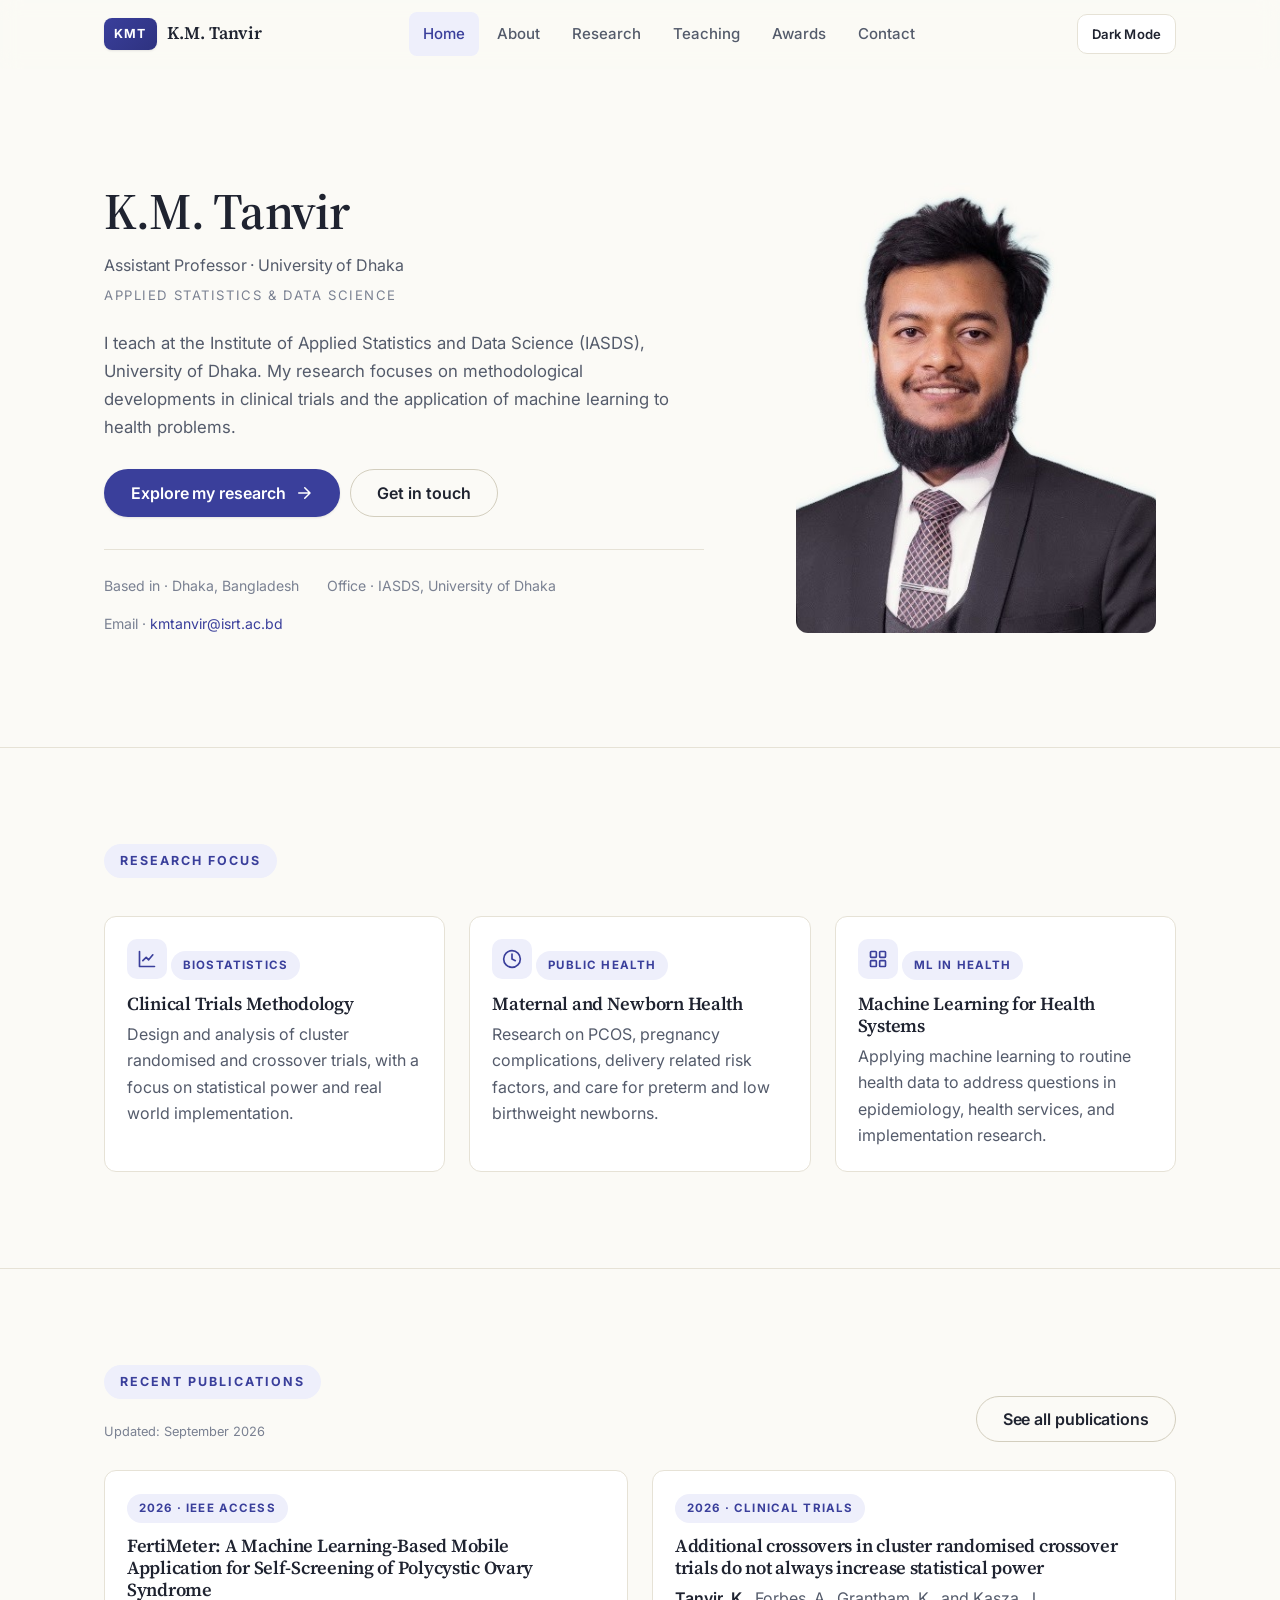
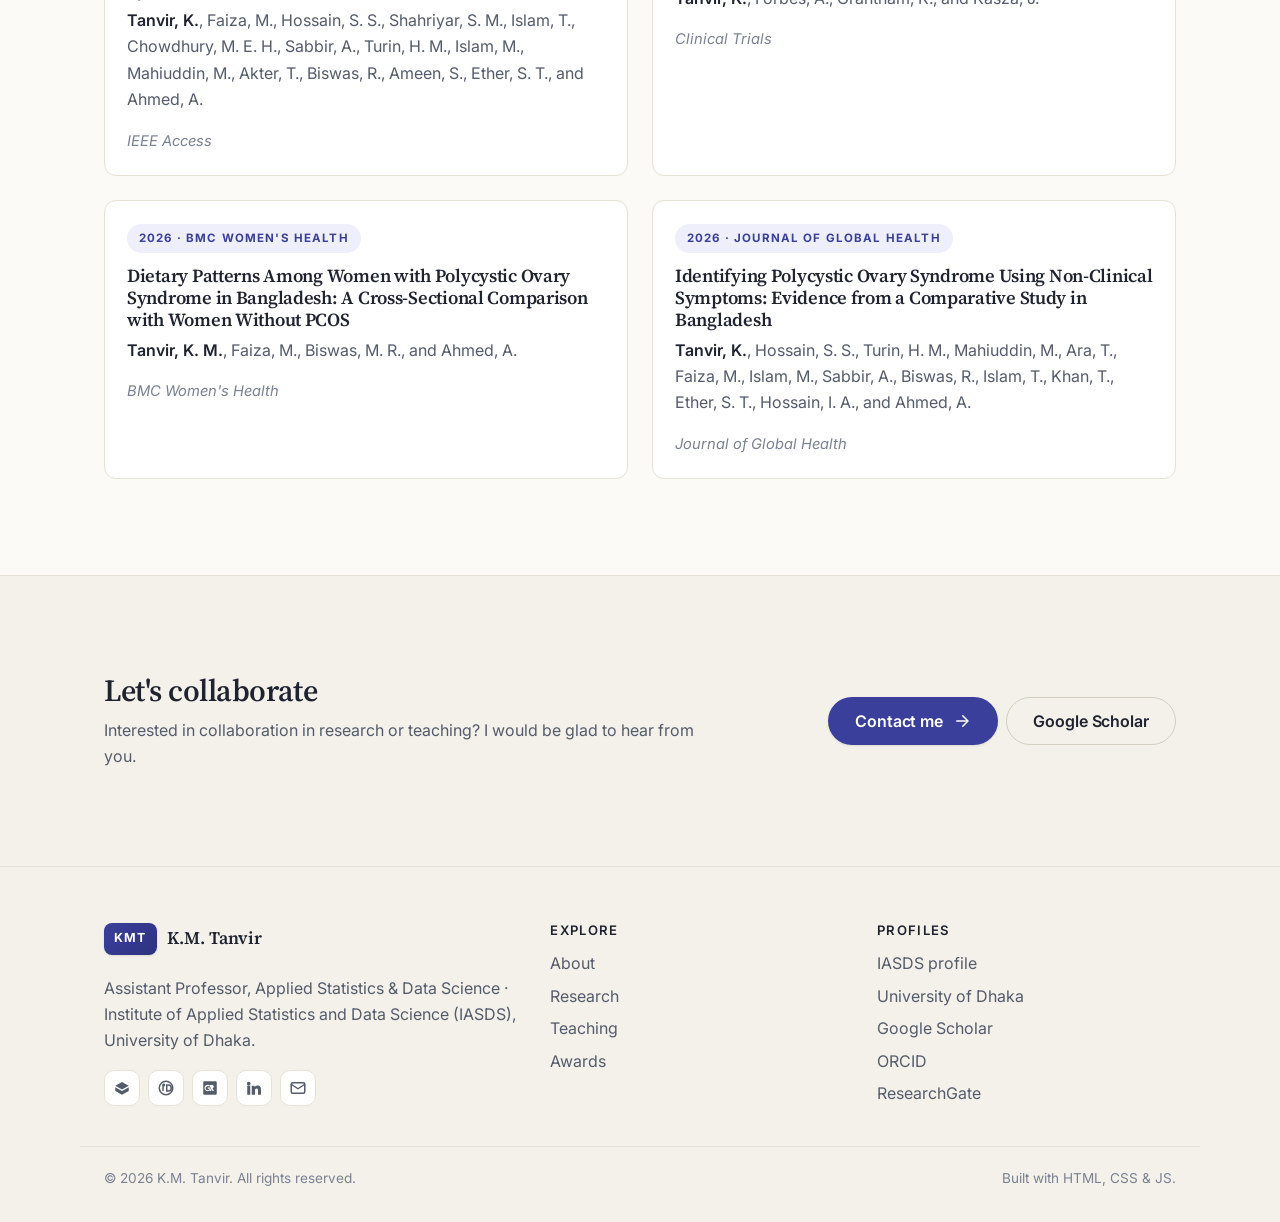
<file: index.html>
<!doctype html>
<html lang="en">
<head>
  <!-- Google tag (gtag.js) -->
  <script async src="https://www.googletagmanager.com/gtag/js?id=G-LK40ZBLG1R"></script>
  <script>
    window.dataLayer = window.dataLayer || [];
    function gtag(){dataLayer.push(arguments);}
    gtag('js', new Date());

    gtag('config', 'G-LK40ZBLG1R');
  </script>
  <meta charset="utf-8">
  <meta name="viewport" content="width=device-width, initial-scale=1">
  <title>K.M. Tanvir | Assistant Professor, Applied Statistics & Data Science, University of Dhaka</title>
  <meta name="description" content="K.M. Tanvir is an Assistant Professor in Applied Statistics and Data Science at the University of Dhaka. Research in biostatistics, clinical trials, machine learning in health, and maternal & newborn health.">
  <link rel="icon" type="image/svg+xml" href="assets/favicon.svg">
  <link rel="preconnect" href="https://fonts.googleapis.com">
  <link rel="preconnect" href="https://fonts.gstatic.com" crossorigin>
  <link href="https://fonts.googleapis.com/css2?family=Inter:wght@400;500;600;700&family=Source+Serif+4:opsz,wght@8..60,400;8..60,500;8..60,600;8..60,700&family=JetBrains+Mono:wght@400;500&display=swap" rel="stylesheet">
  <link rel="stylesheet" href="css/styles.css">
</head>
<body>
  <!-- Navbar -->
  <header class="nav">
    <div class="container nav-inner">
      <a href="index.html" class="brand" aria-label="K.M. Tanvir — Home">
        <span class="brand-mark">KMT</span>
        <span>K.M. Tanvir</span>
      </a>
      <nav aria-label="Primary">
        <ul class="nav-links">
          <li><a href="index.html">Home</a></li>
          <li><a href="about.html">About</a></li>
          <li><a href="research.html">Research</a></li>
          <li><a href="teaching.html">Teaching</a></li>
          <li><a href="awards.html">Awards</a></li>
          <li><a href="contact.html">Contact</a></li>
        </ul>
      </nav>
      <div class="nav-tools">
        <button class="mode-toggle" data-theme-toggle aria-label="Toggle theme" aria-pressed="false" title="Toggle theme">
          <span class="mode-label-dark">Dark Mode</span>
          <span class="mode-label-light" style="display:none">Light Mode</span>
        </button>
        <button class="icon-btn menu-btn" data-drawer-open aria-label="Open menu">
          <svg viewBox="0 0 24 24" fill="none" stroke="currentColor" stroke-width="2" stroke-linecap="round" stroke-linejoin="round"><path d="M3 6h18M3 12h18M3 18h18"/></svg>
        </button>
      </div>
    </div>
  </header>

  <!-- Mobile drawer -->
  <aside class="drawer" aria-hidden="true">
    <div class="drawer-top">
      <span class="brand"><span class="brand-mark">KMT</span> K.M. Tanvir</span>
      <button class="icon-btn" data-drawer-close aria-label="Close menu">
        <svg viewBox="0 0 24 24" fill="none" stroke="currentColor" stroke-width="2" stroke-linecap="round" stroke-linejoin="round"><path d="M6 6l12 12M18 6L6 18"/></svg>
      </button>
    </div>
    <nav aria-label="Mobile">
      <ul>
        <li><a href="index.html">Home</a></li>
        <li><a href="about.html">About</a></li>
        <li><a href="research.html">Research</a></li>
        <li><a href="teaching.html">Teaching</a></li>
        <li><a href="awards.html">Awards</a></li>
        <li><a href="contact.html">Contact</a></li>
      </ul>
    </nav>
  </aside>

  <!-- Hero -->
  <section class="hero">
    <div class="container hero-inner">
      <div class="reveal">
        <h1 class="hero-title">K.M. Tanvir</h1>
        <p class="hero-role">Assistant Professor · University of Dhaka</p>
        <p class="hero-field">Applied Statistics &amp; Data Science</p>
        <p class="hero-lead">
          I teach at the Institute of Applied Statistics and Data Science (IASDS), University of Dhaka. My research focuses on methodological developments in clinical trials and the application of machine learning to health problems.
        </p>
        <div class="hero-ctas">
          <a class="btn btn-primary" href="research.html">Explore my research
            <svg viewBox="0 0 24 24" fill="none" stroke="currentColor" stroke-width="2" stroke-linecap="round" stroke-linejoin="round"><path d="M5 12h14M13 5l7 7-7 7"/></svg>
          </a>
          <a class="btn btn-outline" href="contact.html">Get in touch</a>
        </div>
        <div class="hero-meta">
          <span>Based in · Dhaka, Bangladesh</span>
          <span>Office · IASDS, University of Dhaka</span>
          <span>Email · <a href="mailto:kmtanvir@isrt.ac.bd">kmtanvir@isrt.ac.bd</a></span>
        </div>
      </div>
      <aside class="reveal" aria-label="Portrait">
        <div class="profile-card">
          <div class="profile-photo">
            <img src="assets/profile.jpg" alt="Portrait of K.M. Tanvir" onerror="this.style.display='none'; this.parentNode.querySelector('.placeholder').style.display='flex';">
            <span class="placeholder" style="display:none">KMT</span>
          </div>
        </div>
      </aside>
    </div>
  </section>

  <!-- Research focus -->
  <section id="focus">
    <div class="container">
      <div class="reveal" style="max-width:64ch">
        <span class="eyebrow">Research Focus</span>
      </div>
      <div class="grid cols-3" style="margin-top:20px">
        <article class="card reveal">
          <div class="card-icon" aria-hidden="true"><svg viewBox="0 0 24 24" fill="none" stroke="currentColor" stroke-width="2" stroke-linecap="round" stroke-linejoin="round"><path d="M3 3v18h18"/><path d="M7 14l4-4 3 3 5-6"/></svg></div>
          <span class="tag">Biostatistics</span>
          <h3>Clinical Trials Methodology</h3>
          <p>Design and analysis of cluster randomised and crossover trials, with a focus on statistical power and real world implementation.</p>
        </article>
        <article class="card reveal">
          <div class="card-icon" aria-hidden="true"><svg viewBox="0 0 24 24" fill="none" stroke="currentColor" stroke-width="2" stroke-linecap="round" stroke-linejoin="round"><circle cx="12" cy="12" r="10"/><path d="M12 6v6l4 2"/></svg></div>
          <span class="tag">Public Health</span>
          <h3>Maternal and Newborn Health</h3>
          <p>Research on PCOS, pregnancy complications, delivery related risk factors, and care for preterm and low birthweight newborns.</p>
        </article>
        <article class="card reveal">
          <div class="card-icon" aria-hidden="true"><svg viewBox="0 0 24 24" fill="none" stroke="currentColor" stroke-width="2" stroke-linecap="round" stroke-linejoin="round"><rect x="3" y="3" width="7" height="7" rx="1"/><rect x="14" y="3" width="7" height="7" rx="1"/><rect x="3" y="14" width="7" height="7" rx="1"/><rect x="14" y="14" width="7" height="7" rx="1"/></svg></div>
          <span class="tag">ML in Health</span>
          <h3>Machine Learning for Health Systems</h3>
          <p>Applying machine learning to routine health data to address questions in epidemiology, health services, and implementation research.</p>
        </article>
      </div>
    </div>
  </section>

  <!-- Recent publications preview -->
  <section id="pubs-preview">
    <div class="container">
      <div class="reveal" style="display:flex;justify-content:space-between;align-items:flex-end;flex-wrap:wrap;gap:12px;">
        <div style="max-width:58ch">
          <span class="eyebrow">Recent Publications</span>
          <p style="margin:4px 0 0;color:var(--text-soft);font-size:.8rem">Updated: September 2026</p>
        </div>
        <a class="btn btn-outline" href="research.html#publications">See all publications</a>
      </div>
      <div class="grid cols-2" style="margin-top:28px">
        <a class="card reveal" href="https://doi.org/10.1109/ACCESS.2026.3710788" target="_blank" rel="noopener">
          <span class="tag">2026 · IEEE Access</span>
          <h3>FertiMeter: A Machine Learning-Based Mobile Application for Self-Screening of Polycystic Ovary Syndrome</h3>
          <p><span class="me">Tanvir, K.</span>, Faiza, M., Hossain, S. S., Shahriyar, S. M., Islam, T., Chowdhury, M. E. H., Sabbir, A., Turin, H. M., Islam, M., Mahiuddin, M., Akter, T., Biswas, R., Ameen, S., Ether, S. T., and Ahmed, A.</p>
          <p class="journal">IEEE Access</p>
        </a>
        <a class="card reveal" href="https://doi.org/10.1177/17407745261431140" target="_blank" rel="noopener">
          <span class="tag">2026 · Clinical Trials</span>
          <h3>Additional crossovers in cluster randomised crossover trials do not always increase statistical power</h3>
          <p><span class="me">Tanvir, K.</span>, Forbes, A., Grantham, K., and Kasza, J.</p>
          <p class="journal">Clinical Trials</p>
        </a>
        <a class="card reveal" href="https://doi.org/10.1186/s12905-026-04901-5" target="_blank" rel="noopener">
          <span class="tag">2026 · BMC Women's Health</span>
          <h3>Dietary Patterns Among Women with Polycystic Ovary Syndrome in Bangladesh: A Cross-Sectional Comparison with Women Without PCOS</h3>
          <p><span class="me">Tanvir, K. M.</span>, Faiza, M., Biswas, M. R., and Ahmed, A.</p>
          <p class="journal">BMC Women's Health</p>
        </a>
        <a class="card reveal" href="http://jogh.org/2026/jogh-16-04314" target="_blank" rel="noopener">
          <span class="tag">2026 · Journal of Global Health</span>
          <h3>Identifying Polycystic Ovary Syndrome Using Non-Clinical Symptoms: Evidence from a Comparative Study in Bangladesh</h3>
          <p><span class="me">Tanvir, K.</span>, Hossain, S. S., Turin, H. M., Mahiuddin, M., Ara, T., Faiza, M., Islam, M., Sabbir, A., Biswas, R., Islam, T., Khan, T., Ether, S. T., Hossain, I. A., and Ahmed, A.</p>
          <p class="journal">Journal of Global Health</p>
        </a>
      </div>
    </div>
  </section>

  <!-- CTA footer band -->
  <section id="cta" style="background:var(--bg-muted);border-top:1px solid var(--border)">
    <div class="container reveal" style="display:flex;justify-content:space-between;gap:24px;align-items:center;flex-wrap:wrap;">
      <div>
        <h2 style="margin-bottom:8px">Let's collaborate</h2>
        <p style="margin:0;color:var(--text-muted);max-width:60ch">Interested in collaboration in research or teaching? I would be glad to hear from you.</p>
      </div>
      <div class="flex gap-2" style="flex-wrap:wrap">
        <a class="btn btn-primary" href="contact.html">
          Contact me
          <svg viewBox="0 0 24 24" fill="none" stroke="currentColor" stroke-width="2" stroke-linecap="round" stroke-linejoin="round"><path d="M5 12h14M13 5l7 7-7 7"/></svg>
        </a>
        <a class="btn btn-outline" href="https://scholar.google.com/citations?user=BQIZmwIAAAAJ&hl=en" target="_blank" rel="noopener">Google Scholar</a>
      </div>
    </div>
  </section>

  <!-- Footer -->
  <footer class="footer">
    <div class="container footer-inner">
      <div>
        <span class="brand" style="margin-bottom:10px"><span class="brand-mark">KMT</span> K.M. Tanvir</span>
        <p style="max-width:48ch;margin-top:10px">Assistant Professor, Applied Statistics &amp; Data Science · Institute of Applied Statistics and Data Science (IASDS), University of Dhaka.</p>
        <div class="social-row" aria-label="Social links">
          <a href="https://scholar.google.com/citations?user=BQIZmwIAAAAJ&hl=en" target="_blank" rel="noopener" aria-label="Google Scholar"><svg viewBox="0 0 24 24" fill="currentColor"><path d="M12 14l9-5-9-5-9 5 9 5zm0 2L3 11v5l9 5 9-5v-5l-9 5z"/></svg></a>
          <a href="https://orcid.org/0000-0002-6106-2905" target="_blank" rel="noopener" aria-label="ORCID"><svg viewBox="0 0 24 24" fill="none" stroke="currentColor" stroke-width="2"><circle cx="12" cy="12" r="9"/><path d="M8 8v8M8 8a1 1 0 1 0 0-.001M13 8h2a4 4 0 0 1 0 8h-2V8z"/></svg></a>
          <a href="https://www.researchgate.net/profile/Km-Tanvir" target="_blank" rel="noopener" aria-label="ResearchGate"><svg viewBox="0 0 24 24" fill="currentColor"><path d="M19.6 3H4.4A1.4 1.4 0 0 0 3 4.4v15.2A1.4 1.4 0 0 0 4.4 21h15.2a1.4 1.4 0 0 0 1.4-1.4V4.4A1.4 1.4 0 0 0 19.6 3zM9 16.2c-2.4 0-4.3-1.9-4.3-4.2S6.6 7.8 9 7.8c1.2 0 2.2.4 3 1.1l-1.2 1.2a2.7 2.7 0 0 0-1.8-.6c-1.6 0-2.8 1.2-2.8 2.7s1.2 2.7 2.8 2.7c1.4 0 2.3-.8 2.5-1.9H9v-1.6h4a5 5 0 0 1-4 4.8zM17.3 16h-1.9l-1.5-2.2h-.3V16h-1.7V8.1h2.5c1.7 0 2.6.8 2.6 2.2 0 1-.6 1.8-1.6 2l1.9 3.7z"/></svg></a>
          <a href="https://www.linkedin.com/in/k-m-tanvir-16aa88148/" target="_blank" rel="noopener" aria-label="LinkedIn"><svg viewBox="0 0 24 24" fill="currentColor"><path d="M4.98 3.5a2.5 2.5 0 1 1 0 5 2.5 2.5 0 0 1 0-5zM3 9h4v12H3zM9 9h3.8v1.7h.1c.5-1 1.8-2 3.7-2 4 0 4.7 2.6 4.7 5.9V21h-4v-5.3c0-1.3 0-3-1.8-3s-2.1 1.4-2.1 2.9V21H9z"/></svg></a>
          <a href="mailto:kmtanvir@isrt.ac.bd" aria-label="Email"><svg viewBox="0 0 24 24" fill="none" stroke="currentColor" stroke-width="2" stroke-linecap="round" stroke-linejoin="round"><rect x="3" y="5" width="18" height="14" rx="2"/><path d="M3 7l9 6 9-6"/></svg></a>
        </div>
      </div>
      <div>
        <h4>Explore</h4>
        <ul>
          <li><a href="about.html">About</a></li>
          <li><a href="research.html">Research</a></li>
          <li><a href="teaching.html">Teaching</a></li>
          <li><a href="awards.html">Awards</a></li>
        </ul>
      </div>
      <div>
        <h4>Profiles</h4>
        <ul>
          <li><a href="https://isrt.ac.bd/people/tanvir/" target="_blank" rel="noopener">IASDS profile</a></li>
          <li><a href="https://www.du.ac.bd/faculty/faculty_details/ISR/63177" target="_blank" rel="noopener">University of Dhaka</a></li>
          <li><a href="https://scholar.google.com/citations?user=BQIZmwIAAAAJ&hl=en" target="_blank" rel="noopener">Google Scholar</a></li>
          <li><a href="https://orcid.org/0000-0002-6106-2905" target="_blank" rel="noopener">ORCID</a></li>
          <li><a href="https://www.researchgate.net/profile/Km-Tanvir" target="_blank" rel="noopener">ResearchGate</a></li>
        </ul>
      </div>
    </div>
    <div class="container footer-bottom">
      <span>© <span data-year>2026</span> K.M. Tanvir. All rights reserved.</span>
      <span>Built with HTML, CSS &amp; JS.</span>
    </div>
  </footer>

  <script src="js/main.js"></script>
</body>
</html>
</file>
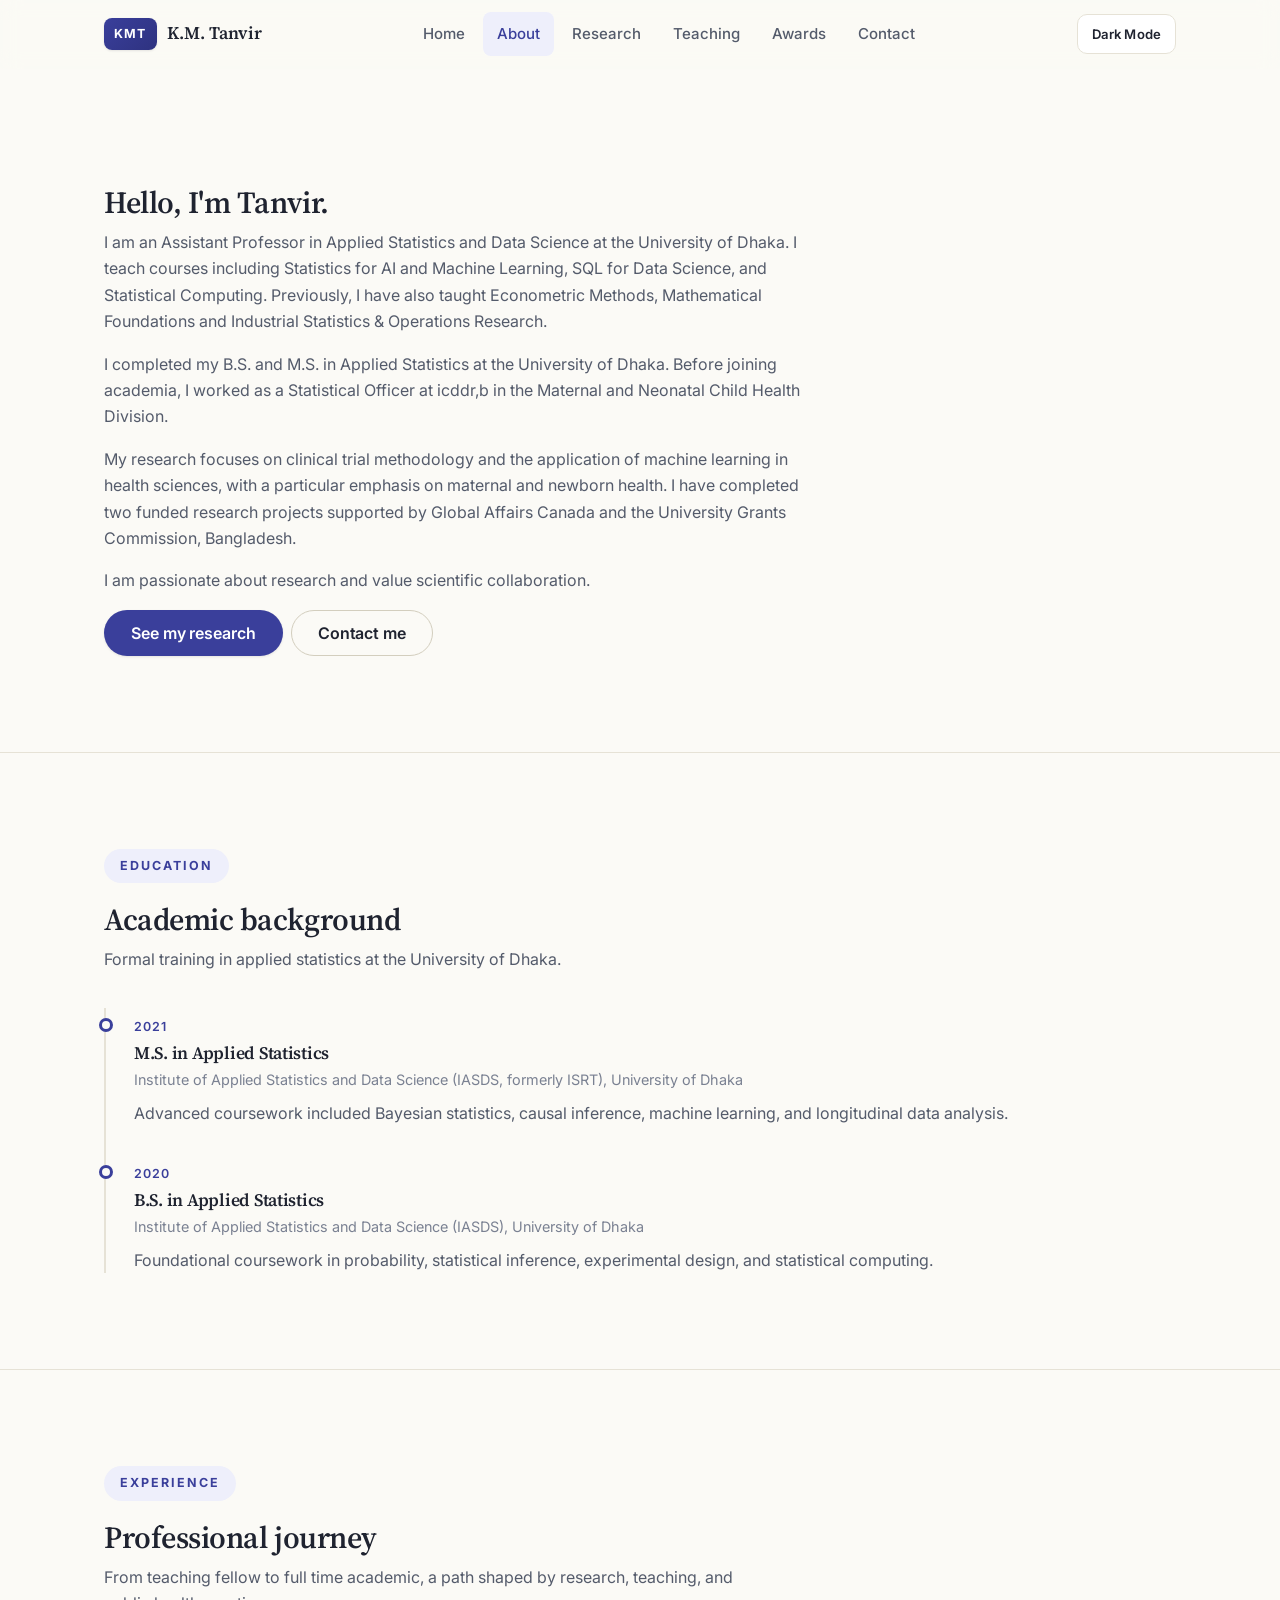
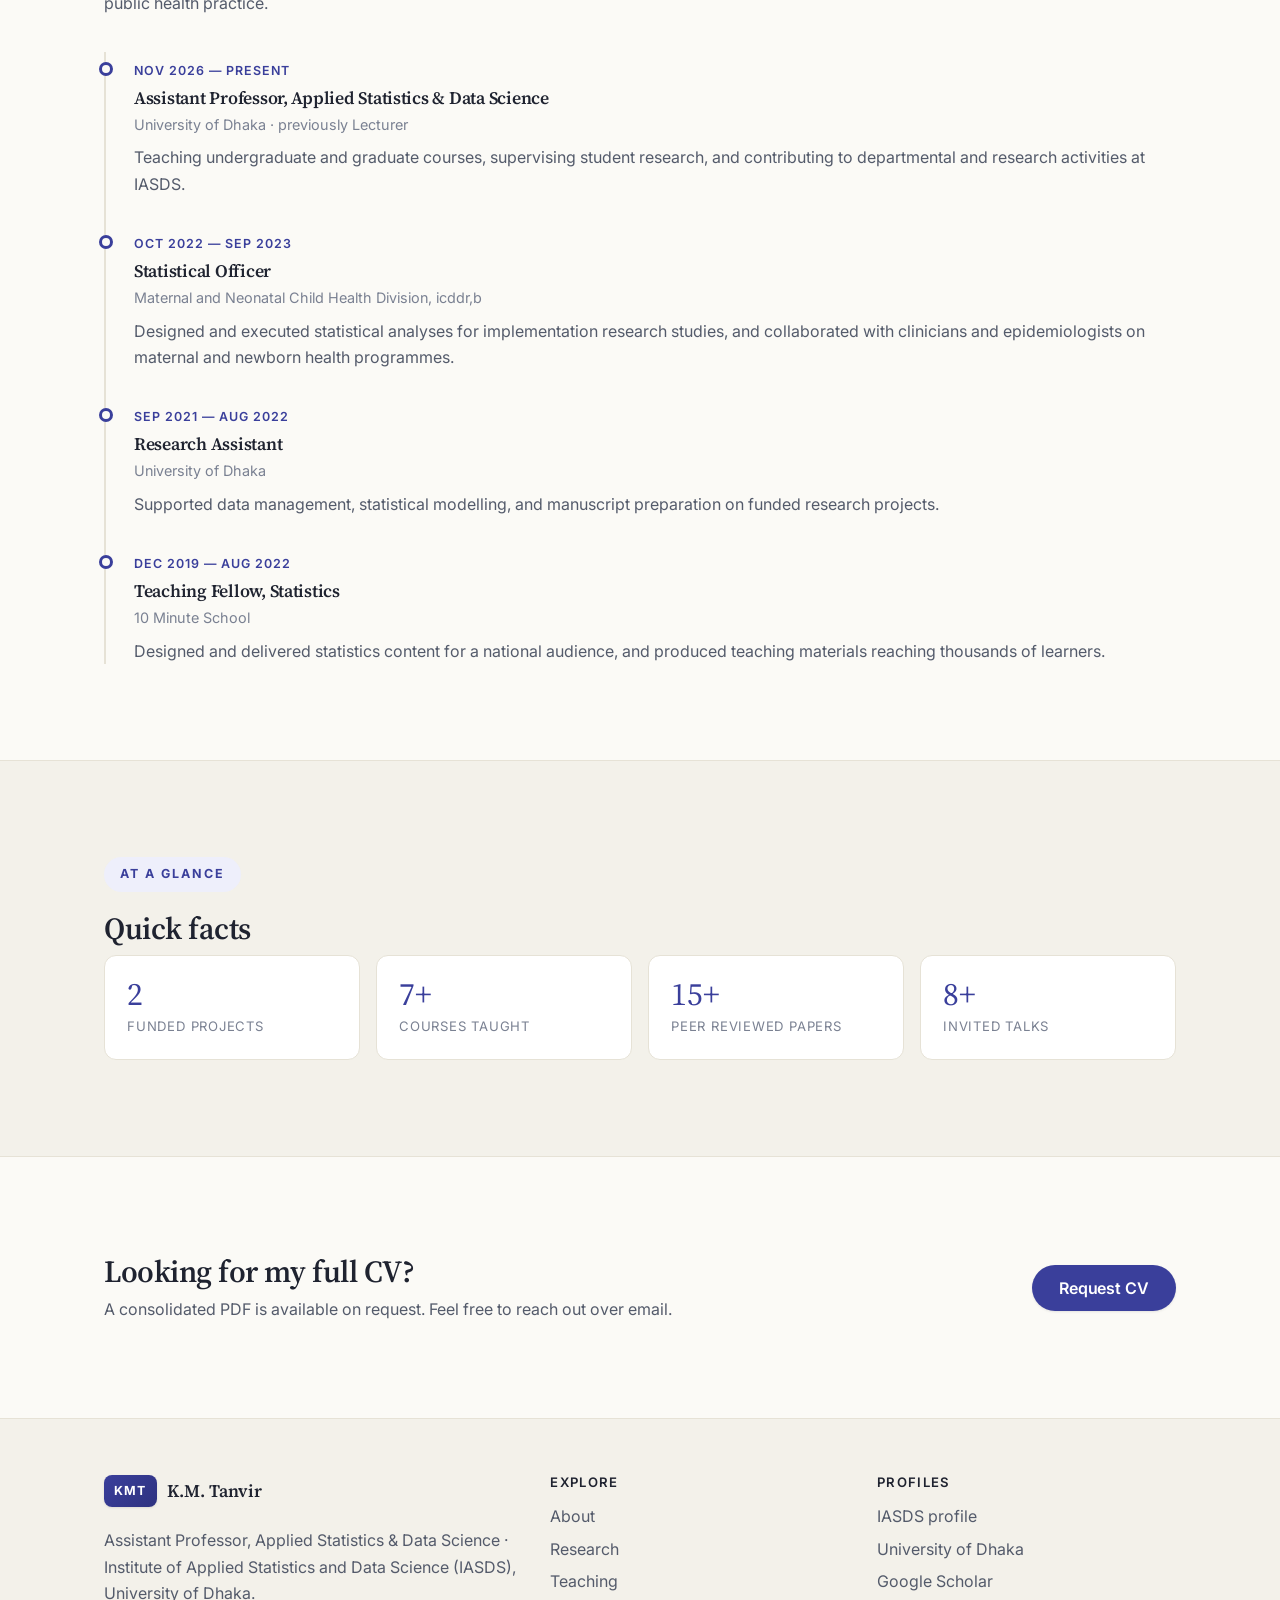
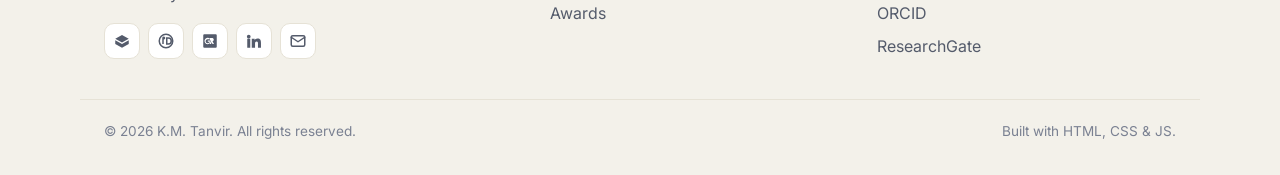
<file: about.html>
<!doctype html>
<html lang="en">
<head>
  <!-- Google tag (gtag.js) -->
  <script async src="https://www.googletagmanager.com/gtag/js?id=G-LK40ZBLG1R"></script>
  <script>
    window.dataLayer = window.dataLayer || [];
    function gtag(){dataLayer.push(arguments);}
    gtag('js', new Date());

    gtag('config', 'G-LK40ZBLG1R');
  </script>
  <meta charset="utf-8">
  <meta name="viewport" content="width=device-width, initial-scale=1">
  <title>About | K.M. Tanvir</title>
  <meta name="description" content="About K.M. Tanvir — Assistant Professor in Applied Statistics & Data Science at the University of Dhaka. Education, experience, and academic trajectory.">
  <link rel="icon" type="image/svg+xml" href="assets/favicon.svg">
  <link rel="preconnect" href="https://fonts.googleapis.com">
  <link rel="preconnect" href="https://fonts.gstatic.com" crossorigin>
  <link href="https://fonts.googleapis.com/css2?family=Inter:wght@400;500;600;700&family=Source+Serif+4:opsz,wght@8..60,400;8..60,500;8..60,600;8..60,700&family=JetBrains+Mono:wght@400;500&display=swap" rel="stylesheet">
  <link rel="stylesheet" href="css/styles.css">
</head>
<body>
  <!-- Navbar -->
  <header class="nav">
    <div class="container nav-inner">
      <a href="index.html" class="brand" aria-label="K.M. Tanvir — Home">
        <span class="brand-mark">KMT</span>
        <span>K.M. Tanvir</span>
      </a>
      <nav aria-label="Primary">
        <ul class="nav-links">
          <li><a href="index.html">Home</a></li>
          <li><a href="about.html">About</a></li>
          <li><a href="research.html">Research</a></li>
          <li><a href="teaching.html">Teaching</a></li>
          <li><a href="awards.html">Awards</a></li>
          <li><a href="contact.html">Contact</a></li>
        </ul>
      </nav>
      <div class="nav-tools">
        <button class="mode-toggle" data-theme-toggle aria-label="Toggle theme" aria-pressed="false" title="Toggle theme">
          <span class="mode-label-dark">Dark Mode</span>
          <span class="mode-label-light" style="display:none">Light Mode</span>
        </button>
        <button class="icon-btn menu-btn" data-drawer-open aria-label="Open menu">
          <svg viewBox="0 0 24 24" fill="none" stroke="currentColor" stroke-width="2" stroke-linecap="round"><path d="M3 6h18M3 12h18M3 18h18"/></svg>
        </button>
      </div>
    </div>
  </header>

  <!-- Mobile Drawer -->
  <div class="drawer" aria-hidden="true">
    <div class="drawer-top">
      <span class="brand"><span class="brand-mark">KMT</span> K.M. Tanvir</span>
      <button class="icon-btn" data-drawer-close aria-label="Close menu">
        <svg viewBox="0 0 24 24" fill="none" stroke="currentColor" stroke-width="2" stroke-linecap="round"><path d="M6 6l12 12M18 6L6 18"/></svg>
      </button>
    </div>
    <nav aria-label="Mobile">
      <ul>
        <li><a href="index.html">Home</a></li>
        <li><a href="about.html">About</a></li>
        <li><a href="research.html">Research</a></li>
        <li><a href="teaching.html">Teaching</a></li>
        <li><a href="awards.html">Awards</a></li>
        <li><a href="contact.html">Contact</a></li>
      </ul>
    </nav>
  </div>

  <!-- Bio -->
  <section style="padding-top:clamp(72px,9vw,120px)">
    <div class="container" style="display:grid;grid-template-columns:1fr;gap:40px">
      <div class="reveal" style="max-width:72ch">
        <h2 class="section-title">Hello, I'm Tanvir.</h2>
        <p>I am an Assistant Professor in Applied Statistics and Data Science at the University of Dhaka. I teach courses including Statistics for AI and Machine Learning, SQL for Data Science, and Statistical Computing. Previously, I have also taught Econometric Methods, Mathematical Foundations and Industrial Statistics &amp; Operations Research.</p>
        <p>I completed my B.S. and M.S. in Applied Statistics at the University of Dhaka. Before joining academia, I worked as a Statistical Officer at icddr,b in the Maternal and Neonatal Child Health Division.</p>
        <p>My research focuses on clinical trial methodology and the application of machine learning in health sciences, with a particular emphasis on maternal and newborn health. I have completed two funded research projects supported by Global Affairs Canada and the University Grants Commission, Bangladesh.</p>
        <p>I am passionate about research and value scientific collaboration.</p>
        <div class="flex gap-2 mt-2" style="flex-wrap:wrap">
          <a class="btn btn-primary" href="research.html">See my research</a>
          <a class="btn btn-outline" href="contact.html">Contact me</a>
        </div>
      </div>
    </div>
  </section>

  <!-- Education -->
  <section id="education">
    <div class="container">
      <div class="reveal">
        <span class="eyebrow">Education</span>
        <h2 class="section-title">Academic background</h2>
        <p class="section-lead">Formal training in applied statistics at the University of Dhaka.</p>
      </div>
      <div class="reveal">
        <ol class="timeline" style="list-style:none;padding-left:28px;margin:0">
          <li class="timeline-item">
            <span class="when">2021</span>
            <h3>M.S. in Applied Statistics</h3>
            <p class="where">Institute of Applied Statistics and Data Science (IASDS, formerly ISRT), University of Dhaka</p>
            <p>Advanced coursework included Bayesian statistics, causal inference, machine learning, and longitudinal data analysis.</p>
          </li>
          <li class="timeline-item">
            <span class="when">2020</span>
            <h3>B.S. in Applied Statistics</h3>
            <p class="where">Institute of Applied Statistics and Data Science (IASDS), University of Dhaka</p>
            <p>Foundational coursework in probability, statistical inference, experimental design, and statistical computing.</p>
          </li>
        </ol>
      </div>
    </div>
  </section>

  <!-- Experience -->
  <section id="experience">
    <div class="container">
      <div class="reveal">
        <span class="eyebrow">Experience</span>
        <h2 class="section-title">Professional journey</h2>
        <p class="section-lead">From teaching fellow to full time academic, a path shaped by research, teaching, and public health practice.</p>
      </div>
      <div class="reveal">
        <ol class="timeline" style="list-style:none;padding-left:28px;margin:0">
          <li class="timeline-item">
            <span class="when">Nov 2026 — Present</span>
            <h3>Assistant Professor, Applied Statistics &amp; Data Science</h3>
            <p class="where">University of Dhaka · previously Lecturer</p>
            <p>Teaching undergraduate and graduate courses, supervising student research, and contributing to departmental and research activities at IASDS.</p>
          </li>
          <li class="timeline-item">
            <span class="when">Oct 2022 — Sep 2023</span>
            <h3>Statistical Officer</h3>
            <p class="where">Maternal and Neonatal Child Health Division, icddr,b</p>
            <p>Designed and executed statistical analyses for implementation research studies, and collaborated with clinicians and epidemiologists on maternal and newborn health programmes.</p>
          </li>
          <li class="timeline-item">
            <span class="when">Sep 2021 — Aug 2022</span>
            <h3>Research Assistant</h3>
            <p class="where">University of Dhaka</p>
            <p>Supported data management, statistical modelling, and manuscript preparation on funded research projects.</p>
          </li>
          <li class="timeline-item">
            <span class="when">Dec 2019 — Aug 2022</span>
            <h3>Teaching Fellow, Statistics</h3>
            <p class="where">10 Minute School</p>
            <p>Designed and delivered statistics content for a national audience, and produced teaching materials reaching thousands of learners.</p>
          </li>
        </ol>
      </div>
    </div>
  </section>

  <!-- Quick facts -->
  <section id="facts" style="background:var(--bg-muted);border-top:1px solid var(--border)">
    <div class="container">
      <div class="reveal">
        <span class="eyebrow">At a glance</span>
        <h2 class="section-title">Quick facts</h2>
      </div>
      <div class="stats">
        <div class="stat reveal"><div class="num">2</div><div class="lbl">Funded projects</div></div>
        <div class="stat reveal"><div class="num">7+</div><div class="lbl">Courses taught</div></div>
        <div class="stat reveal"><div class="num">15+</div><div class="lbl">Peer reviewed papers</div></div>
        <div class="stat reveal"><div class="num">8+</div><div class="lbl">Invited talks</div></div>
      </div>
    </div>
  </section>

  <!-- CTA -->
  <section id="cta">
    <div class="container reveal" style="display:flex;justify-content:space-between;gap:24px;align-items:center;flex-wrap:wrap;">
      <div>
        <h2 style="margin-bottom:6px">Looking for my full CV?</h2>
        <p style="margin:0;color:var(--text-muted);max-width:60ch">A consolidated PDF is available on request. Feel free to reach out over email.</p>
      </div>
      <div class="flex gap-2" style="flex-wrap:wrap">
        <a class="btn btn-primary" href="contact.html">Request CV</a>
      </div>
    </div>
  </section>

  <!-- Footer -->
  <footer class="footer">
    <div class="container footer-inner">
      <div>
        <span class="brand" style="margin-bottom:10px"><span class="brand-mark">KMT</span> K.M. Tanvir</span>
        <p style="max-width:48ch;margin-top:10px">Assistant Professor, Applied Statistics &amp; Data Science · Institute of Applied Statistics and Data Science (IASDS), University of Dhaka.</p>
        <div class="social-row" aria-label="Social links">
          <a href="https://scholar.google.com/citations?user=BQIZmwIAAAAJ&hl=en" target="_blank" rel="noopener" aria-label="Google Scholar"><svg viewBox="0 0 24 24" fill="currentColor"><path d="M12 14l9-5-9-5-9 5 9 5zm0 2L3 11v5l9 5 9-5v-5l-9 5z"/></svg></a>
          <a href="https://orcid.org/0000-0002-6106-2905" target="_blank" rel="noopener" aria-label="ORCID"><svg viewBox="0 0 24 24" fill="none" stroke="currentColor" stroke-width="2"><circle cx="12" cy="12" r="9"/><path d="M8 8v8M8 8a1 1 0 1 0 0-.001M13 8h2a4 4 0 0 1 0 8h-2V8z"/></svg></a>
          <a href="https://www.researchgate.net/profile/Km-Tanvir" target="_blank" rel="noopener" aria-label="ResearchGate"><svg viewBox="0 0 24 24" fill="currentColor"><path d="M19.6 3H4.4A1.4 1.4 0 0 0 3 4.4v15.2A1.4 1.4 0 0 0 4.4 21h15.2a1.4 1.4 0 0 0 1.4-1.4V4.4A1.4 1.4 0 0 0 19.6 3zM9 16.2c-2.4 0-4.3-1.9-4.3-4.2S6.6 7.8 9 7.8c1.2 0 2.2.4 3 1.1l-1.2 1.2a2.7 2.7 0 0 0-1.8-.6c-1.6 0-2.8 1.2-2.8 2.7s1.2 2.7 2.8 2.7c1.4 0 2.3-.8 2.5-1.9H9v-1.6h4a5 5 0 0 1-4 4.8zM17.3 16h-1.9l-1.5-2.2h-.3V16h-1.7V8.1h2.5c1.7 0 2.6.8 2.6 2.2 0 1-.6 1.8-1.6 2l1.9 3.7z"/></svg></a>
          <a href="https://www.linkedin.com/in/k-m-tanvir-16aa88148/" target="_blank" rel="noopener" aria-label="LinkedIn"><svg viewBox="0 0 24 24" fill="currentColor"><path d="M4.98 3.5a2.5 2.5 0 1 1 0 5 2.5 2.5 0 0 1 0-5zM3 9h4v12H3zM9 9h3.8v1.7h.1c.5-1 1.8-2 3.7-2 4 0 4.7 2.6 4.7 5.9V21h-4v-5.3c0-1.3 0-3-1.8-3s-2.1 1.4-2.1 2.9V21H9z"/></svg></a>
          <a href="mailto:kmtanvir@isrt.ac.bd" aria-label="Email"><svg viewBox="0 0 24 24" fill="none" stroke="currentColor" stroke-width="2" stroke-linecap="round" stroke-linejoin="round"><rect x="3" y="5" width="18" height="14" rx="2"/><path d="M3 7l9 6 9-6"/></svg></a>
        </div>
      </div>
      <div>
        <h4>Explore</h4>
        <ul>
          <li><a href="about.html">About</a></li>
          <li><a href="research.html">Research</a></li>
          <li><a href="teaching.html">Teaching</a></li>
          <li><a href="awards.html">Awards</a></li>
        </ul>
      </div>
      <div>
        <h4>Profiles</h4>
        <ul>
          <li><a href="https://isrt.ac.bd/people/tanvir/" target="_blank" rel="noopener">IASDS profile</a></li>
          <li><a href="https://www.du.ac.bd/faculty/faculty_details/ISR/63177" target="_blank" rel="noopener">University of Dhaka</a></li>
          <li><a href="https://scholar.google.com/citations?user=BQIZmwIAAAAJ&hl=en" target="_blank" rel="noopener">Google Scholar</a></li>
          <li><a href="https://orcid.org/0000-0002-6106-2905" target="_blank" rel="noopener">ORCID</a></li>
          <li><a href="https://www.researchgate.net/profile/Km-Tanvir" target="_blank" rel="noopener">ResearchGate</a></li>
        </ul>
      </div>
    </div>
    <div class="container footer-bottom">
      <span>© <span data-year>2026</span> K.M. Tanvir. All rights reserved.</span>
      <span>Built with HTML, CSS &amp; JS.</span>
    </div>
  </footer>

  <script src="js/main.js"></script>
</body>
</html>
</file>
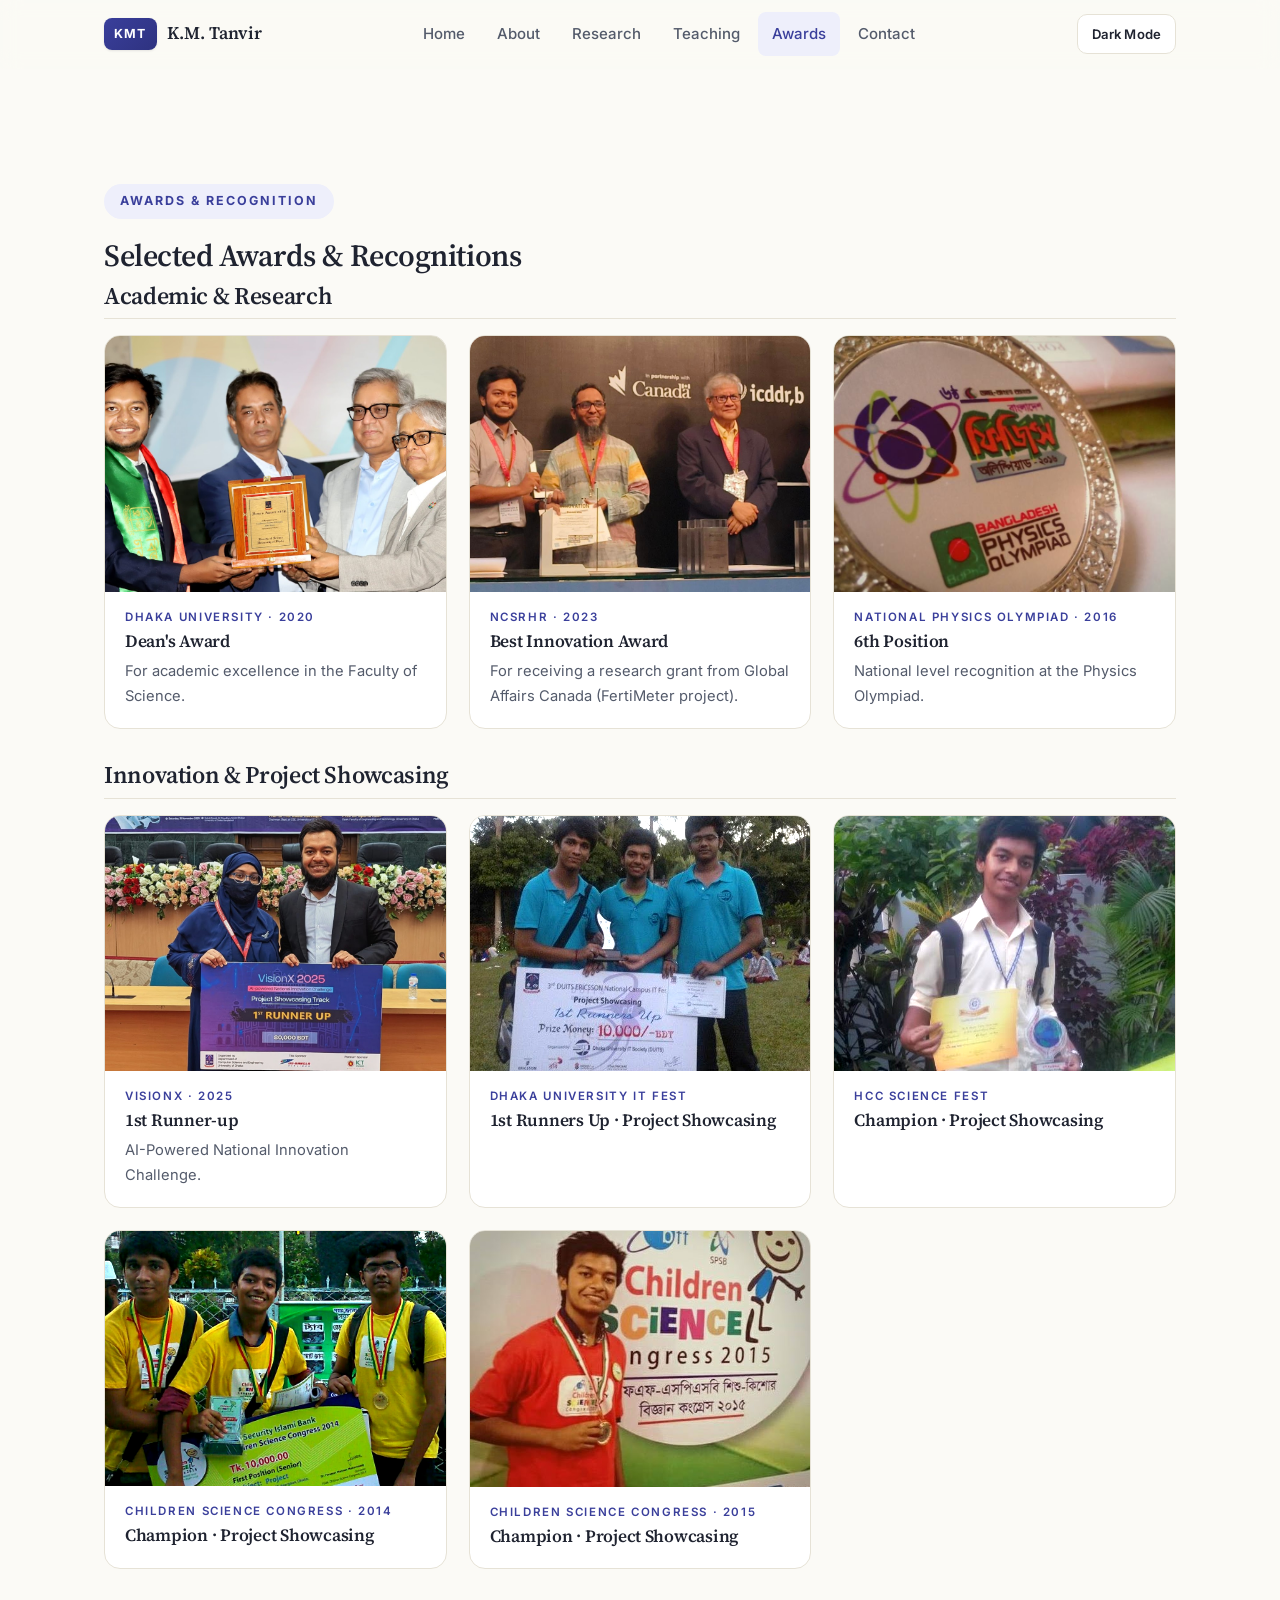
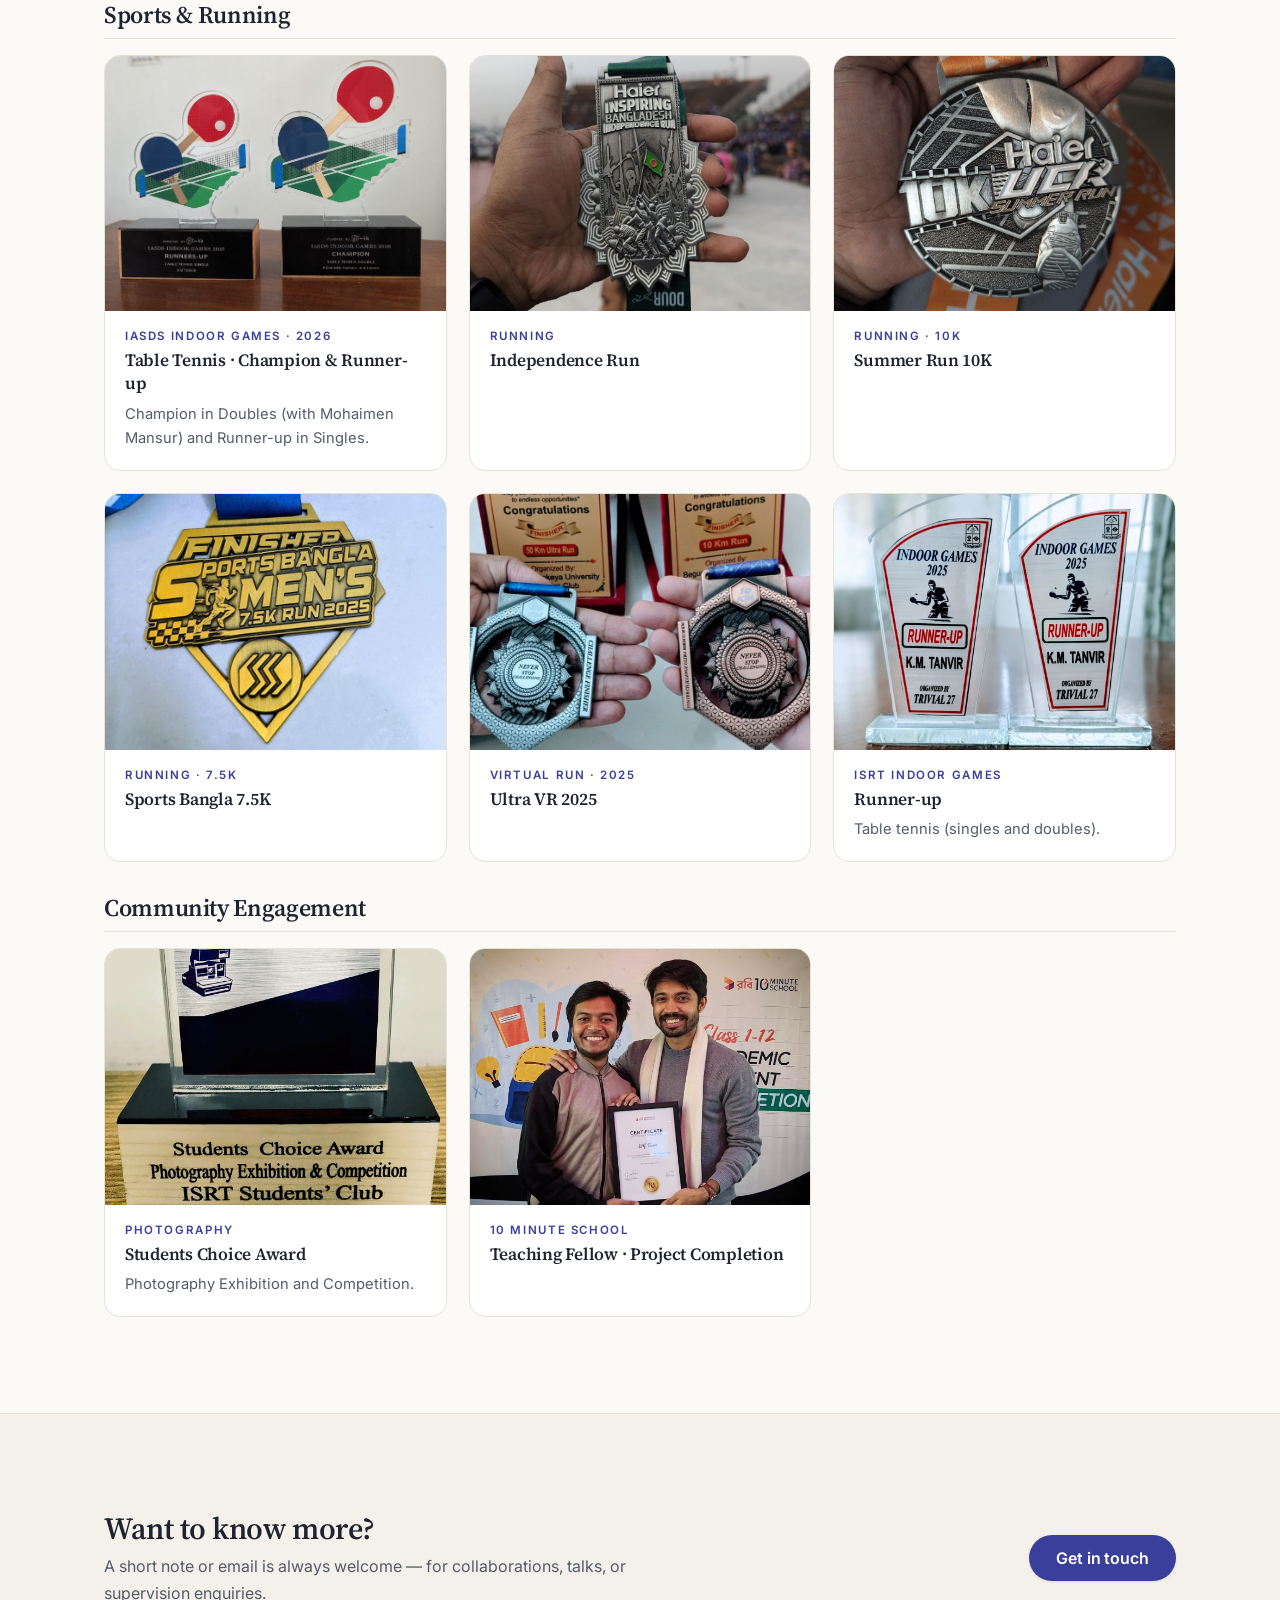
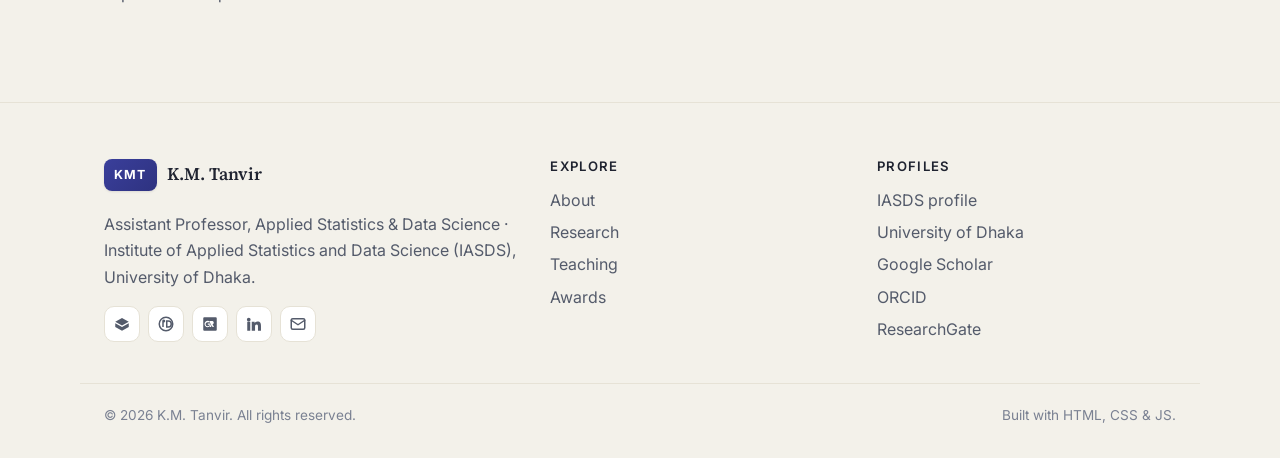
<file: awards.html>
<!doctype html>
<html lang="en">
<head>
  <!-- Google tag (gtag.js) -->
  <script async src="https://www.googletagmanager.com/gtag/js?id=G-LK40ZBLG1R"></script>
  <script>
    window.dataLayer = window.dataLayer || [];
    function gtag(){dataLayer.push(arguments);}
    gtag('js', new Date());

    gtag('config', 'G-LK40ZBLG1R');
  </script>
  <meta charset="utf-8">
  <meta name="viewport" content="width=device-width, initial-scale=1">
  <title>Awards | K.M. Tanvir</title>
  <meta name="description" content="Academic honours, research recognition, and extracurricular awards received by K.M. Tanvir.">
  <link rel="icon" type="image/svg+xml" href="assets/favicon.svg">
  <link rel="preconnect" href="https://fonts.googleapis.com">
  <link rel="preconnect" href="https://fonts.gstatic.com" crossorigin>
  <link href="https://fonts.googleapis.com/css2?family=Inter:wght@400;500;600;700&family=Source+Serif+4:opsz,wght@8..60,400;8..60,500;8..60,600;8..60,700&family=JetBrains+Mono:wght@400;500&display=swap" rel="stylesheet">
  <link rel="stylesheet" href="css/styles.css">
  <style>
    /* Awards page specific */
    .award-grid {
      display: grid;
      grid-template-columns: repeat(auto-fill, minmax(280px, 1fr));
      gap: 22px;
    }
    .award-card {
      display: flex; flex-direction: column;
      border-radius: 16px; overflow: hidden;
      border: 1px solid var(--border);
      background: var(--bg-elev);
      transition: transform .2s var(--ease), box-shadow .2s var(--ease), border-color .2s var(--ease);
    }
    .award-card:hover {
      transform: translateY(-3px);
      box-shadow: 0 14px 30px rgba(0,0,0,.08);
      border-color: var(--primary);
    }
    .award-media {
      width: 100%;
      aspect-ratio: 4 / 3;
      background: var(--bg-muted);
      display: flex; align-items: center; justify-content: center;
      color: var(--text-soft);
      font: 600 .8rem var(--font-sans);
      letter-spacing: .12em;
      text-transform: uppercase;
      overflow: hidden;
    }
    .award-media img { width: 100%; height: 100%; object-fit: cover; display: block; }
    .award-body { padding: 18px 20px 20px; display: grid; gap: 6px; }
    .award-body h3 {
      margin: 0; font-family: var(--font-serif); font-size: 1.08rem;
      line-height: 1.35;
    }
    .award-body p { margin: 0; color: var(--text-muted); font-size: .92rem; }
    .award-eyebrow {
      font: 600 .72rem var(--font-sans);
      letter-spacing: .14em;
      text-transform: uppercase;
      color: var(--primary);
    }

    /* Category section header */
    .cat-head {
      font-family: var(--font-serif);
      font-size: 1.5rem;
      margin: 32px 0 16px;
      padding-bottom: 8px;
      border-bottom: 1px solid var(--border);
    }
    .cat-head:first-of-type { margin-top: 8px; }
  </style>
</head>
<body>
  <!-- Navbar -->
  <header class="nav">
    <div class="container nav-inner">
      <a href="index.html" class="brand" aria-label="K.M. Tanvir — Home">
        <span class="brand-mark">KMT</span>
        <span>K.M. Tanvir</span>
      </a>
      <nav aria-label="Primary">
        <ul class="nav-links">
          <li><a href="index.html">Home</a></li>
          <li><a href="about.html">About</a></li>
          <li><a href="research.html">Research</a></li>
          <li><a href="teaching.html">Teaching</a></li>
          <li><a href="awards.html">Awards</a></li>
          <li><a href="contact.html">Contact</a></li>
        </ul>
      </nav>
      <div class="nav-tools">
        <button class="mode-toggle" data-theme-toggle aria-label="Toggle theme" aria-pressed="false" title="Toggle theme">
          <span class="mode-label-dark">Dark Mode</span>
          <span class="mode-label-light" style="display:none">Light Mode</span>
        </button>
        <button class="icon-btn menu-btn" data-drawer-open aria-label="Open menu">
          <svg viewBox="0 0 24 24" fill="none" stroke="currentColor" stroke-width="2" stroke-linecap="round" stroke-linejoin="round"><path d="M3 6h18M3 12h18M3 18h18"/></svg>
        </button>
      </div>
    </div>
  </header>

  <!-- Mobile drawer -->
  <aside class="drawer" aria-hidden="true">
    <div class="drawer-top">
      <span class="brand"><span class="brand-mark">KMT</span> K.M. Tanvir</span>
      <button class="icon-btn" data-drawer-close aria-label="Close menu">
        <svg viewBox="0 0 24 24" fill="none" stroke="currentColor" stroke-width="2" stroke-linecap="round" stroke-linejoin="round"><path d="M6 6l12 12M18 6L6 18"/></svg>
      </button>
    </div>
    <nav aria-label="Mobile">
      <ul>
        <li><a href="index.html">Home</a></li>
        <li><a href="about.html">About</a></li>
        <li><a href="research.html">Research</a></li>
        <li><a href="teaching.html">Teaching</a></li>
        <li><a href="awards.html">Awards</a></li>
        <li><a href="contact.html">Contact</a></li>
      </ul>
    </nav>
  </aside>

  <!-- Awards -->
  <section id="awards" style="padding-top:clamp(72px,9vw,120px)">
    <div class="container">

      <div class="reveal">
        <span class="eyebrow">Awards &amp; recognition</span>
        <h2 class="section-title">Selected Awards &amp; Recognitions</h2>
      </div>

      <!-- Academic & research -->
      <h3 class="cat-head reveal">Academic &amp; Research</h3>
      <div class="award-grid">
        <article class="award-card reveal">
          <div class="award-media">
            <img src="assets/awards/deans%20award.jpg" alt="Dhaka University Dean's Award" loading="lazy" onerror="this.style.display='none';this.parentNode.textContent='Dean\u2019s Award';">
          </div>
          <div class="award-body">
            <span class="award-eyebrow">Dhaka University · 2020</span>
            <h3>Dean's Award</h3>
            <p>For academic excellence in the Faculty of Science.</p>
          </div>
        </article>

        <article class="award-card reveal">
          <div class="award-media">
            <img src="assets/awards/best%20innovation%20award.jpg" alt="Best Innovation Award — NCSRHR 2023" loading="lazy" style="object-position: 30% center;" onerror="this.style.display='none';this.parentNode.textContent='Best Innovation';">
          </div>
          <div class="award-body">
            <span class="award-eyebrow">NCSRHR · 2023</span>
            <h3>Best Innovation Award</h3>
            <p>For receiving a research grant from Global Affairs Canada (FertiMeter project).</p>
          </div>
        </article>

        <article class="award-card reveal">
          <div class="award-media">
            <img src="assets/awards/physics%20olympiad.jpg" alt="National Physics Olympiad 2016" loading="lazy" onerror="this.style.display='none';this.parentNode.textContent='Physics Olympiad';">
          </div>
          <div class="award-body">
            <span class="award-eyebrow">National Physics Olympiad · 2016</span>
            <h3>6th Position</h3>
            <p>National level recognition at the Physics Olympiad.</p>
          </div>
        </article>

      </div>

      <!-- Innovation & project showcasing -->
      <h3 class="cat-head reveal">Innovation &amp; Project Showcasing</h3>
      <div class="award-grid">
        <article class="award-card reveal">
          <div class="award-media">
            <img src="assets/awards/1st%20runner%20up%20visionx.jpg" alt="1st Runner-up VisionX 2025" loading="lazy" onerror="this.style.display='none';this.parentNode.textContent='VisionX 2025';">
          </div>
          <div class="award-body">
            <span class="award-eyebrow">VisionX · 2025</span>
            <h3>1st Runner-up</h3>
            <p>AI-Powered National Innovation Challenge.</p>
          </div>
        </article>

        <article class="award-card reveal">
          <div class="award-media">
            <img src="assets/awards/1st%20runner%20up%20project%20showcasing.jpg" alt="1st Runners Up — Project Showcasing" loading="lazy" style="filter: brightness(1.15) saturate(1.15) contrast(1.05);" onerror="this.style.display='none';this.parentNode.textContent='Project Showcasing';">
          </div>
          <div class="award-body">
            <span class="award-eyebrow">Dhaka University IT Fest</span>
            <h3>1st Runners Up · Project Showcasing</h3>
          </div>
        </article>

        <article class="award-card reveal">
          <div class="award-media">
            <img src="assets/awards/champion%20project%20showcasing.jpg" alt="Champion — Project Showcasing" loading="lazy" style="filter: brightness(1.15) saturate(1.15) contrast(1.05);" onerror="this.style.display='none';this.parentNode.textContent='Project Showcasing';">
          </div>
          <div class="award-body">
            <span class="award-eyebrow">HCC Science Fest</span>
            <h3>Champion · Project Showcasing</h3>
          </div>
        </article>

        <article class="award-card reveal">
          <div class="award-media">
            <img src="assets/awards/champion%20science%20congress%202014.jpg" alt="Champion — Children Science Congress 2014" loading="lazy" style="filter: brightness(1.15) saturate(1.15) contrast(1.05);" onerror="this.style.display='none';this.parentNode.textContent='CSC 2014';">
          </div>
          <div class="award-body">
            <span class="award-eyebrow">Children Science Congress · 2014</span>
            <h3>Champion · Project Showcasing</h3>
          </div>
        </article>

        <article class="award-card reveal">
          <div class="award-media">
            <img src="assets/awards/champion%20science%20congress%202015.jpg" alt="Champion — Children Science Congress 2015" loading="lazy" onerror="this.style.display='none';this.parentNode.textContent='CSC 2015';">
          </div>
          <div class="award-body">
            <span class="award-eyebrow">Children Science Congress · 2015</span>
            <h3>Champion · Project Showcasing</h3>
          </div>
        </article>

      </div>

      <!-- Sports & running -->
      <h3 class="cat-head reveal">Sports &amp; Running</h3>
      <div class="award-grid">
        <article class="award-card reveal">
          <div class="award-media">
            <img src="assets/awards/iasds-indoor-games-2026.jpg" alt="IASDS Indoor Games 2026 — Table Tennis trophies" loading="lazy" onerror="this.style.display='none';this.parentNode.textContent='IASDS Indoor Games 2026';">
          </div>
          <div class="award-body">
            <span class="award-eyebrow">IASDS Indoor Games · 2026</span>
            <h3>Table Tennis · Champion &amp; Runner-up</h3>
            <p>Champion in Doubles (with Mohaimen Mansur) and Runner-up in Singles.</p>
          </div>
        </article>

        <article class="award-card reveal">
          <div class="award-media">
            <img src="assets/awards/independence%20run.jpg" alt="Independence Run" loading="lazy" onerror="this.style.display='none';this.parentNode.textContent='Independence Run';">
          </div>
          <div class="award-body">
            <span class="award-eyebrow">Running</span>
            <h3>Independence Run</h3>
          </div>
        </article>

        <article class="award-card reveal">
          <div class="award-media">
            <img src="assets/awards/summer%20run%2010k.jpg" alt="Summer Run 10K" loading="lazy" onerror="this.style.display='none';this.parentNode.textContent='Summer Run 10K';">
          </div>
          <div class="award-body">
            <span class="award-eyebrow">Running · 10K</span>
            <h3>Summer Run 10K</h3>
          </div>
        </article>

        <article class="award-card reveal">
          <div class="award-media">
            <img src="assets/awards/sports%20bangla.jpg" alt="Sports Bangla 7.5K" loading="lazy" onerror="this.style.display='none';this.parentNode.textContent='Sports Bangla 7.5K';">
          </div>
          <div class="award-body">
            <span class="award-eyebrow">Running · 7.5K</span>
            <h3>Sports Bangla 7.5K</h3>
          </div>
        </article>

        <article class="award-card reveal">
          <div class="award-media">
            <img src="assets/awards/ultra%20VR.jpg" alt="Ultra VR 2025" loading="lazy" onerror="this.style.display='none';this.parentNode.textContent='Ultra VR 2025';">
          </div>
          <div class="award-body">
            <span class="award-eyebrow">Virtual Run · 2025</span>
            <h3>Ultra VR 2025</h3>
          </div>
        </article>

        <article class="award-card reveal">
          <div class="award-media">
            <img src="assets/awards/indoor%20games.jpg" alt="ISRT Indoor Games Runner-up" loading="lazy" onerror="this.style.display='none';this.parentNode.textContent='ISRT Indoor Games';">
          </div>
          <div class="award-body">
            <span class="award-eyebrow">ISRT Indoor Games</span>
            <h3>Runner-up</h3>
            <p>Table tennis (singles and doubles).</p>
          </div>
        </article>
      </div>

      <!-- Community engagement -->
      <h3 class="cat-head reveal">Community Engagement</h3>
      <div class="award-grid">
        <article class="award-card reveal">
          <div class="award-media">
            <img src="assets/awards/students%20choice%20award.jpg" alt="Students Choice Award — Photography" loading="lazy" onerror="this.style.display='none';this.parentNode.textContent='Students Choice';">
          </div>
          <div class="award-body">
            <span class="award-eyebrow">Photography</span>
            <h3>Students Choice Award</h3>
            <p>Photography Exhibition and Competition.</p>
          </div>
        </article>

        <article class="award-card reveal">
          <div class="award-media">
            <img src="assets/awards/10%20min%20school.jpg" alt="10 Minute School Teaching Fellow" loading="lazy" onerror="this.style.display='none';this.parentNode.textContent='10 Minute School';">
          </div>
          <div class="award-body">
            <span class="award-eyebrow">10 Minute School</span>
            <h3>Teaching Fellow · Project Completion</h3>
          </div>
        </article>
      </div>

    </div>
  </section>

  <!-- CTA -->
  <section id="cta" style="background:var(--bg-muted);border-top:1px solid var(--border)">
    <div class="container reveal" style="display:flex;justify-content:space-between;gap:24px;align-items:center;flex-wrap:wrap;">
      <div>
        <h2 style="margin-bottom:6px">Want to know more?</h2>
        <p style="margin:0;color:var(--text-muted);max-width:60ch">A short note or email is always welcome — for collaborations, talks, or supervision enquiries.</p>
      </div>
      <div class="flex gap-2" style="flex-wrap:wrap">
        <a class="btn btn-primary" href="contact.html">Get in touch</a>
      </div>
    </div>
  </section>

  <!-- Footer -->
  <footer class="footer">
    <div class="container footer-inner">
      <div>
        <span class="brand" style="margin-bottom:10px"><span class="brand-mark">KMT</span> K.M. Tanvir</span>
        <p style="max-width:48ch;margin-top:10px">Assistant Professor, Applied Statistics &amp; Data Science · Institute of Applied Statistics and Data Science (IASDS), University of Dhaka.</p>
        <div class="social-row" aria-label="Social links">
          <a href="https://scholar.google.com/citations?user=BQIZmwIAAAAJ&hl=en" target="_blank" rel="noopener" aria-label="Google Scholar"><svg viewBox="0 0 24 24" fill="currentColor"><path d="M12 14l9-5-9-5-9 5 9 5zm0 2L3 11v5l9 5 9-5v-5l-9 5z"/></svg></a>
          <a href="https://orcid.org/0000-0002-6106-2905" target="_blank" rel="noopener" aria-label="ORCID"><svg viewBox="0 0 24 24" fill="none" stroke="currentColor" stroke-width="2"><circle cx="12" cy="12" r="9"/><path d="M8 8v8M8 8a1 1 0 1 0 0-.001M13 8h2a4 4 0 0 1 0 8h-2V8z"/></svg></a>
          <a href="https://www.researchgate.net/profile/Km-Tanvir" target="_blank" rel="noopener" aria-label="ResearchGate"><svg viewBox="0 0 24 24" fill="currentColor"><path d="M19.6 3H4.4A1.4 1.4 0 0 0 3 4.4v15.2A1.4 1.4 0 0 0 4.4 21h15.2a1.4 1.4 0 0 0 1.4-1.4V4.4A1.4 1.4 0 0 0 19.6 3zM9 16.2c-2.4 0-4.3-1.9-4.3-4.2S6.6 7.8 9 7.8c1.2 0 2.2.4 3 1.1l-1.2 1.2a2.7 2.7 0 0 0-1.8-.6c-1.6 0-2.8 1.2-2.8 2.7s1.2 2.7 2.8 2.7c1.4 0 2.3-.8 2.5-1.9H9v-1.6h4a5 5 0 0 1-4 4.8zM17.3 16h-1.9l-1.5-2.2h-.3V16h-1.7V8.1h2.5c1.7 0 2.6.8 2.6 2.2 0 1-.6 1.8-1.6 2l1.9 3.7z"/></svg></a>
          <a href="https://www.linkedin.com/in/k-m-tanvir-16aa88148/" target="_blank" rel="noopener" aria-label="LinkedIn"><svg viewBox="0 0 24 24" fill="currentColor"><path d="M4.98 3.5a2.5 2.5 0 1 1 0 5 2.5 2.5 0 0 1 0-5zM3 9h4v12H3zM9 9h3.8v1.7h.1c.5-1 1.8-2 3.7-2 4 0 4.7 2.6 4.7 5.9V21h-4v-5.3c0-1.3 0-3-1.8-3s-2.1 1.4-2.1 2.9V21H9z"/></svg></a>
          <a href="mailto:kmtanvir@isrt.ac.bd" aria-label="Email"><svg viewBox="0 0 24 24" fill="none" stroke="currentColor" stroke-width="2" stroke-linecap="round" stroke-linejoin="round"><rect x="3" y="5" width="18" height="14" rx="2"/><path d="M3 7l9 6 9-6"/></svg></a>
        </div>
      </div>
      <div>
        <h4>Explore</h4>
        <ul>
          <li><a href="about.html">About</a></li>
          <li><a href="research.html">Research</a></li>
          <li><a href="teaching.html">Teaching</a></li>
          <li><a href="awards.html">Awards</a></li>
        </ul>
      </div>
      <div>
        <h4>Profiles</h4>
        <ul>
          <li><a href="https://isrt.ac.bd/people/tanvir/" target="_blank" rel="noopener">IASDS profile</a></li>
          <li><a href="https://www.du.ac.bd/faculty/faculty_details/ISR/63177" target="_blank" rel="noopener">University of Dhaka</a></li>
          <li><a href="https://scholar.google.com/citations?user=BQIZmwIAAAAJ&hl=en" target="_blank" rel="noopener">Google Scholar</a></li>
          <li><a href="https://orcid.org/0000-0002-6106-2905" target="_blank" rel="noopener">ORCID</a></li>
          <li><a href="https://www.researchgate.net/profile/Km-Tanvir" target="_blank" rel="noopener">ResearchGate</a></li>
        </ul>
      </div>
    </div>
    <div class="container footer-bottom">
      <span>© <span data-year>2026</span> K.M. Tanvir. All rights reserved.</span>
      <span>Built with HTML, CSS &amp; JS.</span>
    </div>
  </footer>

  <script src="js/main.js"></script>
</body>
</html>
</file>
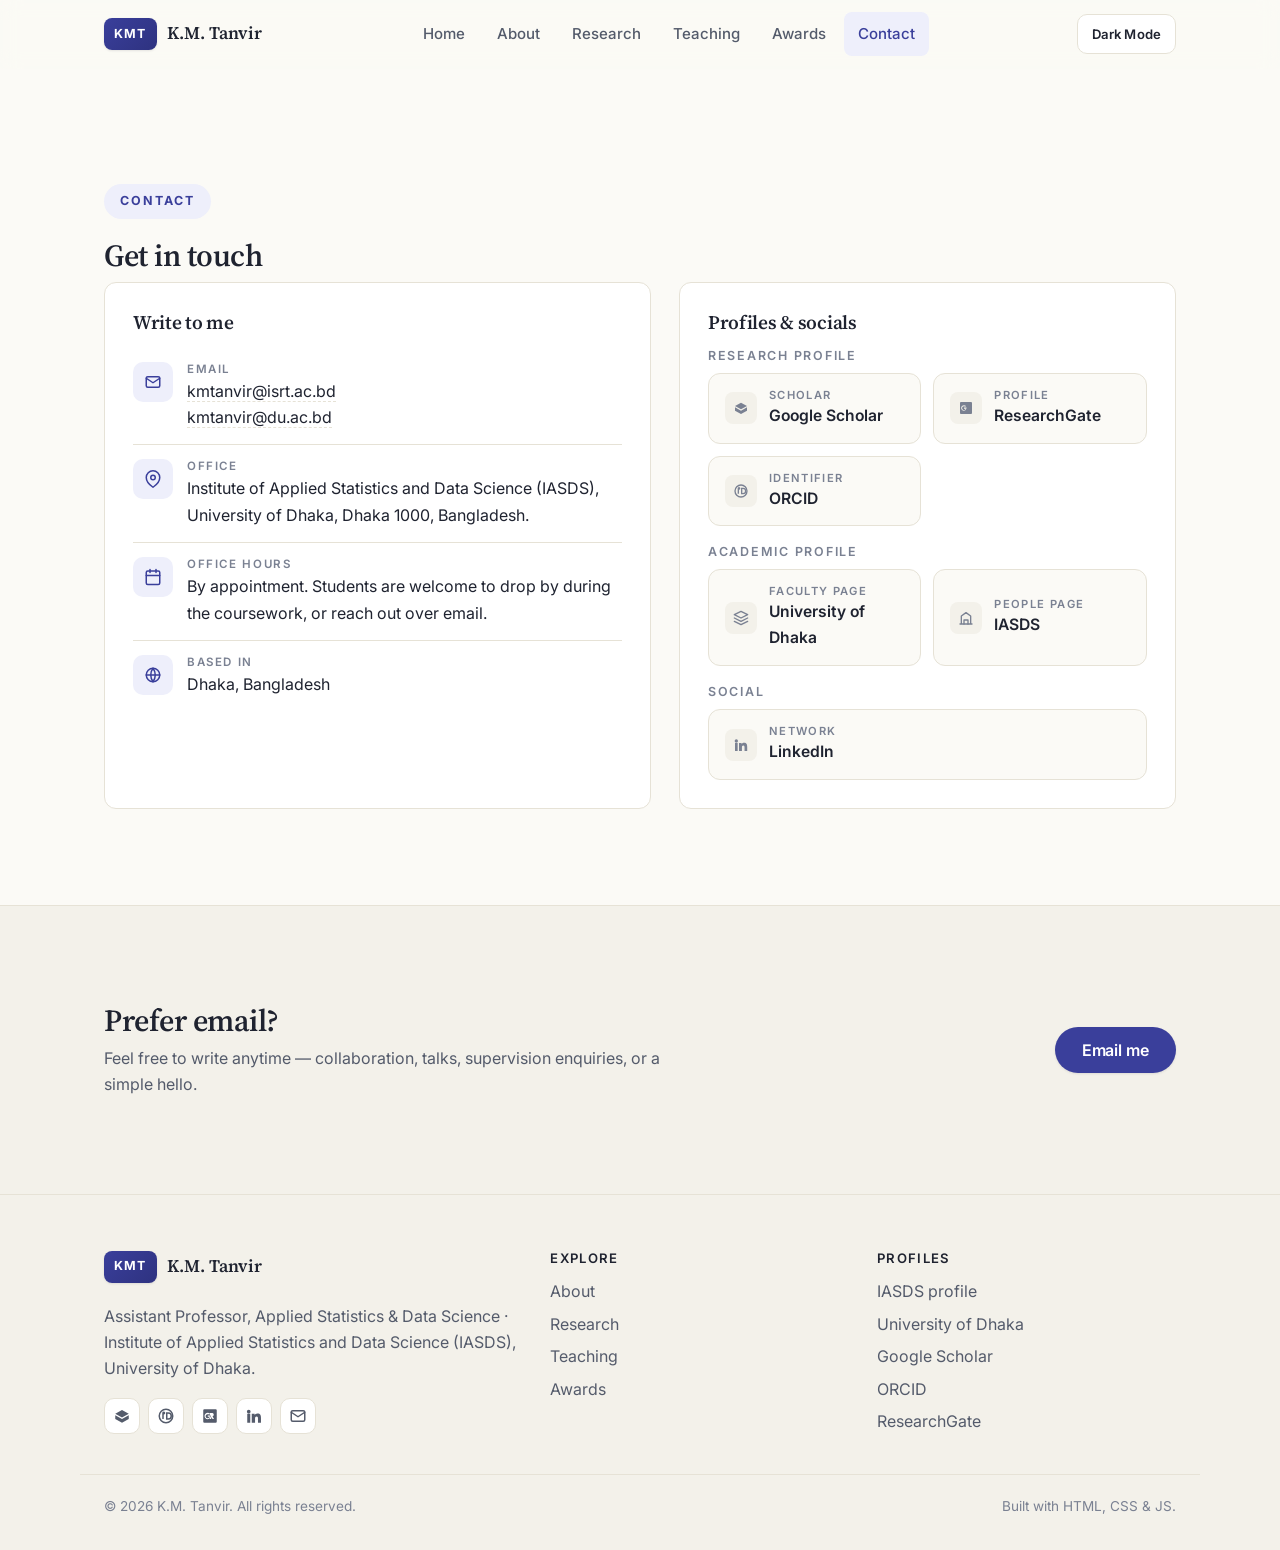
<file: contact.html>
<!doctype html>
<html lang="en">
<head>
  <!-- Google tag (gtag.js) -->
  <script async src="https://www.googletagmanager.com/gtag/js?id=G-LK40ZBLG1R"></script>
  <script>
    window.dataLayer = window.dataLayer || [];
    function gtag(){dataLayer.push(arguments);}
    gtag('js', new Date());

    gtag('config', 'G-LK40ZBLG1R');
  </script>
  <meta charset="utf-8">
  <meta name="viewport" content="width=device-width, initial-scale=1">
  <title>Contact | K.M. Tanvir</title>
  <meta name="description" content="Get in touch with K.M. Tanvir — Assistant Professor in Applied Statistics and Data Science at IASDS, University of Dhaka. Email, academic profiles, and social links.">
  <link rel="icon" type="image/svg+xml" href="assets/favicon.svg">
  <link rel="preconnect" href="https://fonts.googleapis.com">
  <link rel="preconnect" href="https://fonts.gstatic.com" crossorigin>
  <link href="https://fonts.googleapis.com/css2?family=Inter:wght@400;500;600;700&family=Source+Serif+4:opsz,wght@8..60,400;8..60,500;8..60,600;8..60,700&family=JetBrains+Mono:wght@400;500&display=swap" rel="stylesheet">
  <link rel="stylesheet" href="css/styles.css">
  <style>
    /* Contact page specific */
    .contact-grid {
      display: grid;
      grid-template-columns: 1fr;
      gap: 22px;
    }
    @media (min-width: 900px) {
      .contact-grid { grid-template-columns: 1.1fr 1fr; gap: 28px; }
    }

    .contact-card {
      padding: 28px;
      border: 1px solid var(--border);
      border-radius: var(--radius);
      background: var(--bg-elev);
    }
    .contact-card h3 {
      font-family: var(--font-serif);
      font-size: 1.2rem;
      margin: 0 0 14px;
    }

    .info-row {
      display: flex; align-items: flex-start; gap: 14px;
      padding: 14px 0;
      border-bottom: 1px solid var(--border);
    }
    .info-row:last-child { border-bottom: 0; }
    .info-icon {
      width: 40px; height: 40px; flex-shrink: 0;
      display: inline-flex; align-items: center; justify-content: center;
      border-radius: 10px;
      background: var(--primary-50);
      color: var(--primary);
    }
    .info-icon svg { width: 18px; height: 18px; }
    .info-body { display: grid; gap: 2px; min-width: 0; }
    .info-body .label {
      font: 600 .72rem var(--font-sans);
      letter-spacing: .14em;
      text-transform: uppercase;
      color: var(--text-soft);
    }
    .info-body .value { font-size: 1rem; color: var(--text); word-break: break-word; }
    .info-body a { color: var(--text); text-decoration: none; border-bottom: 1px dashed var(--border); }
    .info-body a:hover { color: var(--primary); border-color: var(--primary); }

    .link-grid {
      display: grid;
      grid-template-columns: repeat(auto-fit, minmax(200px, 1fr));
      gap: 12px;
    }
    .link-tile {
      display: flex; align-items: center; gap: 12px;
      padding: 14px 16px;
      border: 1px solid var(--border);
      border-radius: 12px;
      background: var(--bg);
      color: var(--text);
      text-decoration: none;
      transition: transform .18s var(--ease), border-color .18s var(--ease), background .18s var(--ease), color .18s var(--ease);
    }
    .link-tile:hover {
      transform: translateY(-2px);
      border-color: var(--primary);
      background: var(--primary-50);
      color: var(--primary);
    }
    .link-tile .lt-icon {
      width: 32px; height: 32px; flex-shrink: 0;
      display: inline-flex; align-items: center; justify-content: center;
      border-radius: 8px;
      background: var(--bg-muted);
      color: var(--text-soft);
    }
    .link-tile:hover .lt-icon { background: var(--bg); color: var(--primary); }
    .link-tile .lt-icon svg { width: 16px; height: 16px; }
    .link-tile .lt-body { display: grid; gap: 1px; }
    .link-tile .lt-label { font: 600 .7rem var(--font-sans); letter-spacing: .12em; text-transform: uppercase; color: var(--text-soft); }
    .link-tile:hover .lt-label { color: var(--primary); opacity: .85; }
    .link-tile .lt-name { font-weight: 600; font-size: .98rem; }

    .group-head {
      font: 600 .78rem var(--font-sans);
      letter-spacing: .14em;
      text-transform: uppercase;
      color: var(--text-soft);
      margin: 18px 0 10px;
    }
    .group-head:first-of-type { margin-top: 0; }
  </style>
</head>
<body>
  <!-- Navbar -->
  <header class="nav">
    <div class="container nav-inner">
      <a href="index.html" class="brand" aria-label="K.M. Tanvir — Home">
        <span class="brand-mark">KMT</span>
        <span>K.M. Tanvir</span>
      </a>
      <nav aria-label="Primary">
        <ul class="nav-links">
          <li><a href="index.html">Home</a></li>
          <li><a href="about.html">About</a></li>
          <li><a href="research.html">Research</a></li>
          <li><a href="teaching.html">Teaching</a></li>
          <li><a href="awards.html">Awards</a></li>
          <li><a href="contact.html">Contact</a></li>
        </ul>
      </nav>
      <div class="nav-tools">
        <button class="mode-toggle" data-theme-toggle aria-label="Toggle theme" aria-pressed="false" title="Toggle theme">
          <span class="mode-label-dark">Dark Mode</span>
          <span class="mode-label-light" style="display:none">Light Mode</span>
        </button>
        <button class="icon-btn menu-btn" data-drawer-open aria-label="Open menu">
          <svg viewBox="0 0 24 24" fill="none" stroke="currentColor" stroke-width="2" stroke-linecap="round" stroke-linejoin="round"><path d="M3 6h18M3 12h18M3 18h18"/></svg>
        </button>
      </div>
    </div>
  </header>

  <!-- Mobile drawer -->
  <aside class="drawer" aria-hidden="true">
    <div class="drawer-top">
      <span class="brand"><span class="brand-mark">KMT</span> K.M. Tanvir</span>
      <button class="icon-btn" data-drawer-close aria-label="Close menu">
        <svg viewBox="0 0 24 24" fill="none" stroke="currentColor" stroke-width="2" stroke-linecap="round" stroke-linejoin="round"><path d="M6 6l12 12M18 6L6 18"/></svg>
      </button>
    </div>
    <nav aria-label="Mobile">
      <ul>
        <li><a href="index.html">Home</a></li>
        <li><a href="about.html">About</a></li>
        <li><a href="research.html">Research</a></li>
        <li><a href="teaching.html">Teaching</a></li>
        <li><a href="awards.html">Awards</a></li>
        <li><a href="contact.html">Contact</a></li>
      </ul>
    </nav>
  </aside>

  <!-- Contact -->
  <section id="contact" style="padding-top:clamp(72px,9vw,120px)">
    <div class="container">

      <div class="reveal">
        <span class="eyebrow">Contact</span>
        <h2 class="section-title">Get in touch</h2>
      </div>

      <div class="contact-grid">

        <!-- Left: direct contact -->
        <div class="contact-card reveal">
          <h3>Write to me</h3>

          <div class="info-row">
            <span class="info-icon" aria-hidden="true">
              <svg viewBox="0 0 24 24" fill="none" stroke="currentColor" stroke-width="2" stroke-linecap="round" stroke-linejoin="round"><rect x="3" y="5" width="18" height="14" rx="2"/><path d="M3 7l9 6 9-6"/></svg>
            </span>
            <div class="info-body">
              <span class="label">Email</span>
              <span class="value"><a href="mailto:kmtanvir@isrt.ac.bd">kmtanvir@isrt.ac.bd</a><br><a href="mailto:kmtanvir@du.ac.bd">kmtanvir@du.ac.bd</a></span>
            </div>
          </div>

          <div class="info-row">
            <span class="info-icon" aria-hidden="true">
              <svg viewBox="0 0 24 24" fill="none" stroke="currentColor" stroke-width="2" stroke-linecap="round" stroke-linejoin="round"><path d="M21 10c0 7-9 13-9 13S3 17 3 10a9 9 0 0 1 18 0z"/><circle cx="12" cy="10" r="3"/></svg>
            </span>
            <div class="info-body">
              <span class="label">Office</span>
              <span class="value">Institute of Applied Statistics and Data Science (IASDS), University of Dhaka, Dhaka 1000, Bangladesh.</span>
            </div>
          </div>

          <div class="info-row">
            <span class="info-icon" aria-hidden="true">
              <svg viewBox="0 0 24 24" fill="none" stroke="currentColor" stroke-width="2" stroke-linecap="round" stroke-linejoin="round"><rect x="3" y="4" width="18" height="18" rx="2"/><path d="M16 2v4M8 2v4M3 10h18"/></svg>
            </span>
            <div class="info-body">
              <span class="label">Office hours</span>
              <span class="value">By appointment. Students are welcome to drop by during the coursework, or reach out over email.</span>
            </div>
          </div>

          <div class="info-row">
            <span class="info-icon" aria-hidden="true">
              <svg viewBox="0 0 24 24" fill="none" stroke="currentColor" stroke-width="2" stroke-linecap="round" stroke-linejoin="round"><circle cx="12" cy="12" r="9"/><path d="M3 12h18M12 3a15 15 0 0 1 0 18M12 3a15 15 0 0 0 0 18"/></svg>
            </span>
            <div class="info-body">
              <span class="label">Based in</span>
              <span class="value">Dhaka, Bangladesh</span>
            </div>
          </div>
        </div>

        <!-- Right: profiles & socials -->
        <div class="contact-card reveal">
          <h3>Profiles &amp; socials</h3>

          <div class="group-head">Research profile</div>
          <div class="link-grid">
            <a class="link-tile" href="https://scholar.google.com/citations?user=BQIZmwIAAAAJ&hl=en" target="_blank" rel="noopener">
              <span class="lt-icon"><svg viewBox="0 0 24 24" fill="currentColor"><path d="M12 14l9-5-9-5-9 5 9 5zm0 2L3 11v5l9 5 9-5v-5l-9 5z"/></svg></span>
              <span class="lt-body"><span class="lt-label">Scholar</span><span class="lt-name">Google Scholar</span></span>
            </a>
            <a class="link-tile" href="https://www.researchgate.net/profile/Km-Tanvir" target="_blank" rel="noopener">
              <span class="lt-icon"><svg viewBox="0 0 24 24" fill="currentColor"><path d="M19.6 3H4.4A1.4 1.4 0 0 0 3 4.4v15.2A1.4 1.4 0 0 0 4.4 21h15.2a1.4 1.4 0 0 0 1.4-1.4V4.4A1.4 1.4 0 0 0 19.6 3zM9 16.2c-2.4 0-4.3-1.9-4.3-4.2S6.6 7.8 9 7.8c1.2 0 2.2.4 3 1.1l-1.2 1.2a2.7 2.7 0 0 0-1.8-.6c-1.6 0-2.8 1.2-2.8 2.7s1.2 2.7 2.8 2.7c1.4 0 2.3-.8 2.5-1.9H9v-1.6h4a5 5 0 0 1-4 4.8z"/></svg></span>
              <span class="lt-body"><span class="lt-label">Profile</span><span class="lt-name">ResearchGate</span></span>
            </a>
            <a class="link-tile" href="https://orcid.org/0000-0002-6106-2905" target="_blank" rel="noopener">
              <span class="lt-icon"><svg viewBox="0 0 24 24" fill="none" stroke="currentColor" stroke-width="2"><circle cx="12" cy="12" r="9"/><path d="M8 8v8M8 8a1 1 0 1 0 0-.001M13 8h2a4 4 0 0 1 0 8h-2V8z"/></svg></span>
              <span class="lt-body"><span class="lt-label">Identifier</span><span class="lt-name">ORCID</span></span>
            </a>
          </div>

          <div class="group-head">Academic profile</div>
          <div class="link-grid">
            <a class="link-tile" href="https://www.du.ac.bd/faculty/faculty_details/ISR/63177" target="_blank" rel="noopener">
              <span class="lt-icon"><svg viewBox="0 0 24 24" fill="none" stroke="currentColor" stroke-width="2" stroke-linecap="round" stroke-linejoin="round"><path d="M12 2L2 7l10 5 10-5-10-5z"/><path d="M2 17l10 5 10-5M2 12l10 5 10-5"/></svg></span>
              <span class="lt-body"><span class="lt-label">Faculty page</span><span class="lt-name">University of Dhaka</span></span>
            </a>
            <a class="link-tile" href="https://isrt.ac.bd/people/tanvir/" target="_blank" rel="noopener">
              <span class="lt-icon"><svg viewBox="0 0 24 24" fill="none" stroke="currentColor" stroke-width="2" stroke-linecap="round" stroke-linejoin="round"><path d="M3 21h18M5 21V9l7-5 7 5v12"/><path d="M9 21v-6h6v6"/></svg></span>
              <span class="lt-body"><span class="lt-label">People page</span><span class="lt-name">IASDS</span></span>
            </a>
          </div>

          <div class="group-head">Social</div>
          <div class="link-grid">
            <a class="link-tile" href="https://www.linkedin.com/in/k-m-tanvir-16aa88148/" target="_blank" rel="noopener">
              <span class="lt-icon"><svg viewBox="0 0 24 24" fill="currentColor"><path d="M4.98 3.5a2.5 2.5 0 1 1 0 5 2.5 2.5 0 0 1 0-5zM3 9h4v12H3zM9 9h3.8v1.7h.1c.5-1 1.8-2 3.7-2 4 0 4.7 2.6 4.7 5.9V21h-4v-5.3c0-1.3 0-3-1.8-3s-2.1 1.4-2.1 2.9V21H9z"/></svg></span>
              <span class="lt-body"><span class="lt-label">Network</span><span class="lt-name">LinkedIn</span></span>
            </a>
          </div>
        </div>

      </div>
    </div>
  </section>

  <!-- CTA -->
  <section id="cta" style="background:var(--bg-muted);border-top:1px solid var(--border)">
    <div class="container reveal" style="display:flex;justify-content:space-between;gap:24px;align-items:center;flex-wrap:wrap;">
      <div>
        <h2 style="margin-bottom:6px">Prefer email?</h2>
        <p style="margin:0;color:var(--text-muted);max-width:60ch">Feel free to write anytime — collaboration, talks, supervision enquiries, or a simple hello.</p>
      </div>
      <div class="flex gap-2" style="flex-wrap:wrap">
        <a class="btn btn-primary" href="mailto:kmtanvir@isrt.ac.bd">Email me</a>
      </div>
    </div>
  </section>

  <!-- Footer -->
  <footer class="footer">
    <div class="container footer-inner">
      <div>
        <span class="brand" style="margin-bottom:10px"><span class="brand-mark">KMT</span> K.M. Tanvir</span>
        <p style="max-width:48ch;margin-top:10px">Assistant Professor, Applied Statistics &amp; Data Science · Institute of Applied Statistics and Data Science (IASDS), University of Dhaka.</p>
        <div class="social-row" aria-label="Social links">
          <a href="https://scholar.google.com/citations?user=BQIZmwIAAAAJ&hl=en" target="_blank" rel="noopener" aria-label="Google Scholar"><svg viewBox="0 0 24 24" fill="currentColor"><path d="M12 14l9-5-9-5-9 5 9 5zm0 2L3 11v5l9 5 9-5v-5l-9 5z"/></svg></a>
          <a href="https://orcid.org/0000-0002-6106-2905" target="_blank" rel="noopener" aria-label="ORCID"><svg viewBox="0 0 24 24" fill="none" stroke="currentColor" stroke-width="2"><circle cx="12" cy="12" r="9"/><path d="M8 8v8M8 8a1 1 0 1 0 0-.001M13 8h2a4 4 0 0 1 0 8h-2V8z"/></svg></a>
          <a href="https://www.researchgate.net/profile/Km-Tanvir" target="_blank" rel="noopener" aria-label="ResearchGate"><svg viewBox="0 0 24 24" fill="currentColor"><path d="M19.6 3H4.4A1.4 1.4 0 0 0 3 4.4v15.2A1.4 1.4 0 0 0 4.4 21h15.2a1.4 1.4 0 0 0 1.4-1.4V4.4A1.4 1.4 0 0 0 19.6 3zM9 16.2c-2.4 0-4.3-1.9-4.3-4.2S6.6 7.8 9 7.8c1.2 0 2.2.4 3 1.1l-1.2 1.2a2.7 2.7 0 0 0-1.8-.6c-1.6 0-2.8 1.2-2.8 2.7s1.2 2.7 2.8 2.7c1.4 0 2.3-.8 2.5-1.9H9v-1.6h4a5 5 0 0 1-4 4.8zM17.3 16h-1.9l-1.5-2.2h-.3V16h-1.7V8.1h2.5c1.7 0 2.6.8 2.6 2.2 0 1-.6 1.8-1.6 2l1.9 3.7z"/></svg></a>
          <a href="https://www.linkedin.com/in/k-m-tanvir-16aa88148/" target="_blank" rel="noopener" aria-label="LinkedIn"><svg viewBox="0 0 24 24" fill="currentColor"><path d="M4.98 3.5a2.5 2.5 0 1 1 0 5 2.5 2.5 0 0 1 0-5zM3 9h4v12H3zM9 9h3.8v1.7h.1c.5-1 1.8-2 3.7-2 4 0 4.7 2.6 4.7 5.9V21h-4v-5.3c0-1.3 0-3-1.8-3s-2.1 1.4-2.1 2.9V21H9z"/></svg></a>
          <a href="mailto:kmtanvir@isrt.ac.bd" aria-label="Email"><svg viewBox="0 0 24 24" fill="none" stroke="currentColor" stroke-width="2" stroke-linecap="round" stroke-linejoin="round"><rect x="3" y="5" width="18" height="14" rx="2"/><path d="M3 7l9 6 9-6"/></svg></a>
        </div>
      </div>
      <div>
        <h4>Explore</h4>
        <ul>
          <li><a href="about.html">About</a></li>
          <li><a href="research.html">Research</a></li>
          <li><a href="teaching.html">Teaching</a></li>
          <li><a href="awards.html">Awards</a></li>
        </ul>
      </div>
      <div>
        <h4>Profiles</h4>
        <ul>
          <li><a href="https://isrt.ac.bd/people/tanvir/" target="_blank" rel="noopener">IASDS profile</a></li>
          <li><a href="https://www.du.ac.bd/faculty/faculty_details/ISR/63177" target="_blank" rel="noopener">University of Dhaka</a></li>
          <li><a href="https://scholar.google.com/citations?user=BQIZmwIAAAAJ&hl=en" target="_blank" rel="noopener">Google Scholar</a></li>
          <li><a href="https://orcid.org/0000-0002-6106-2905" target="_blank" rel="noopener">ORCID</a></li>
          <li><a href="https://www.researchgate.net/profile/Km-Tanvir" target="_blank" rel="noopener">ResearchGate</a></li>
        </ul>
      </div>
    </div>
    <div class="container footer-bottom">
      <span>© <span data-year>2026</span> K.M. Tanvir. All rights reserved.</span>
      <span>Built with HTML, CSS &amp; JS.</span>
    </div>
  </footer>

  <script src="js/main.js"></script>
</body>
</html>
</file>
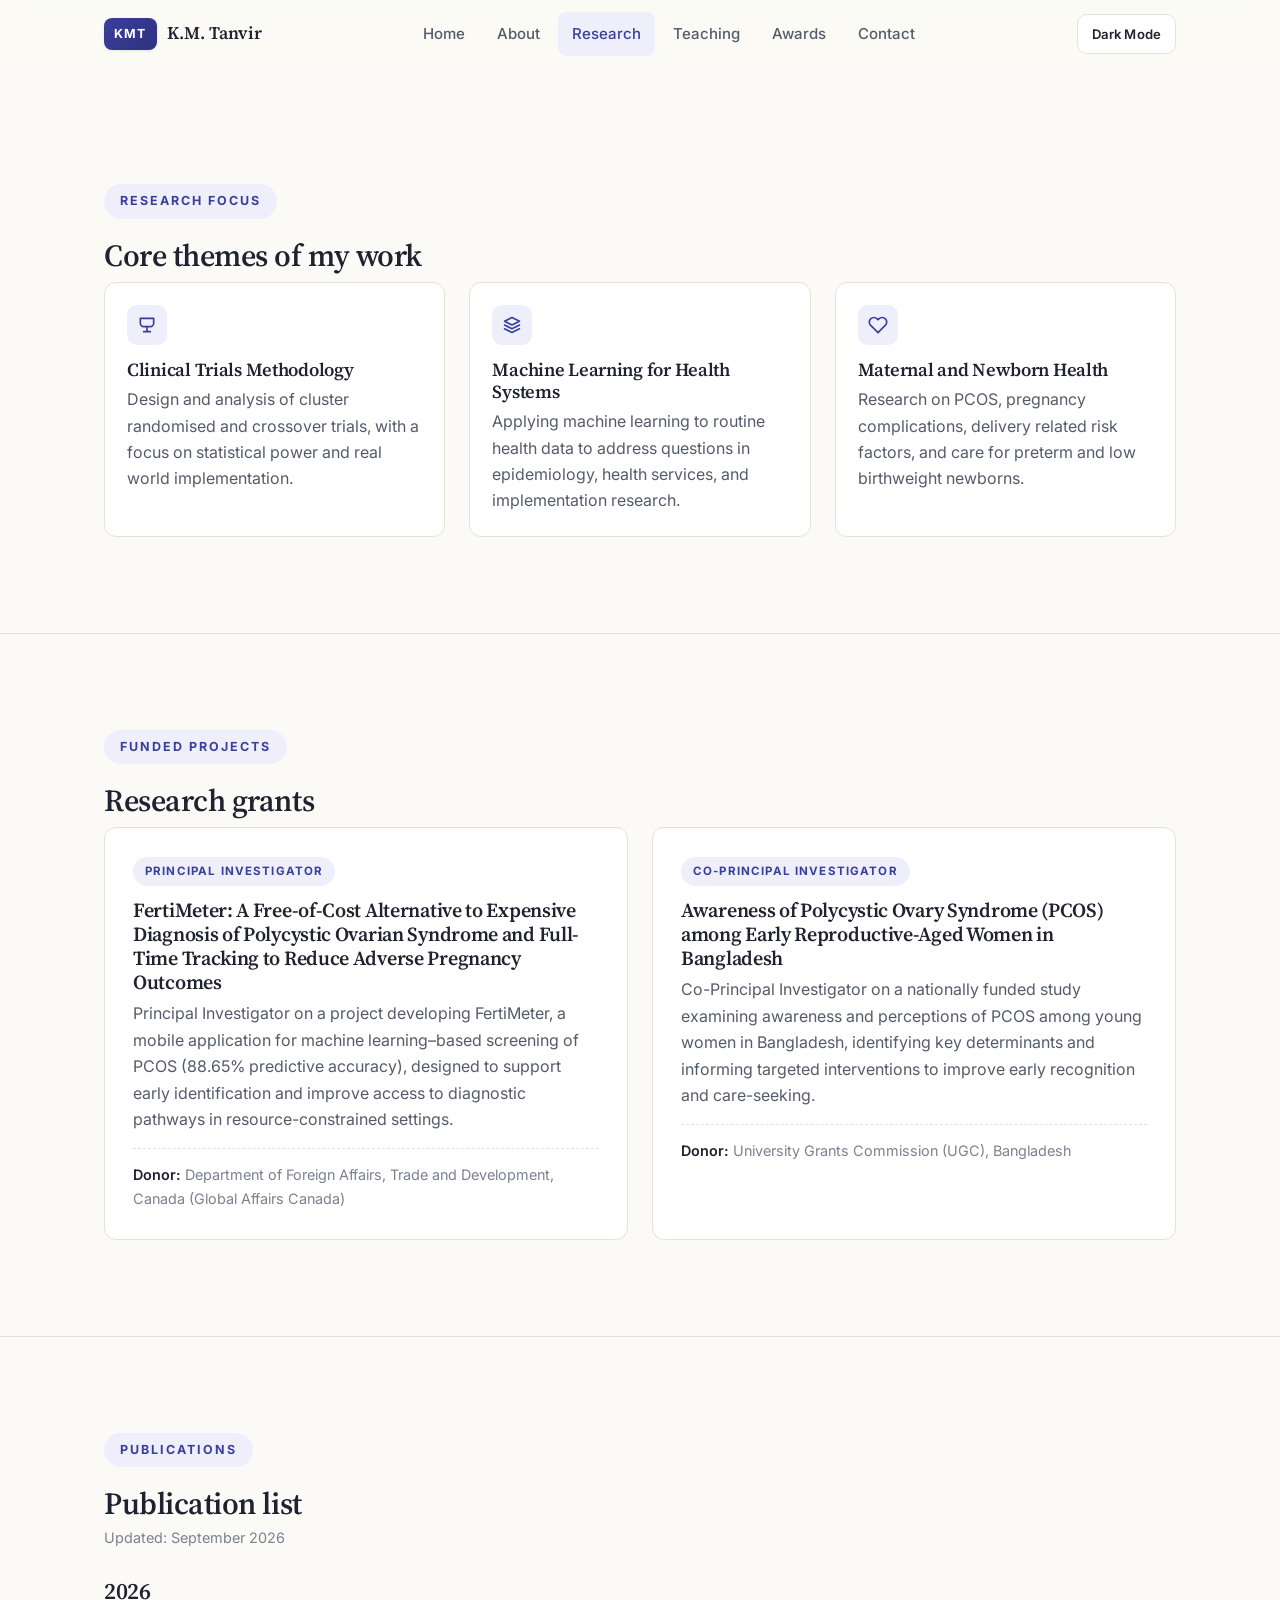
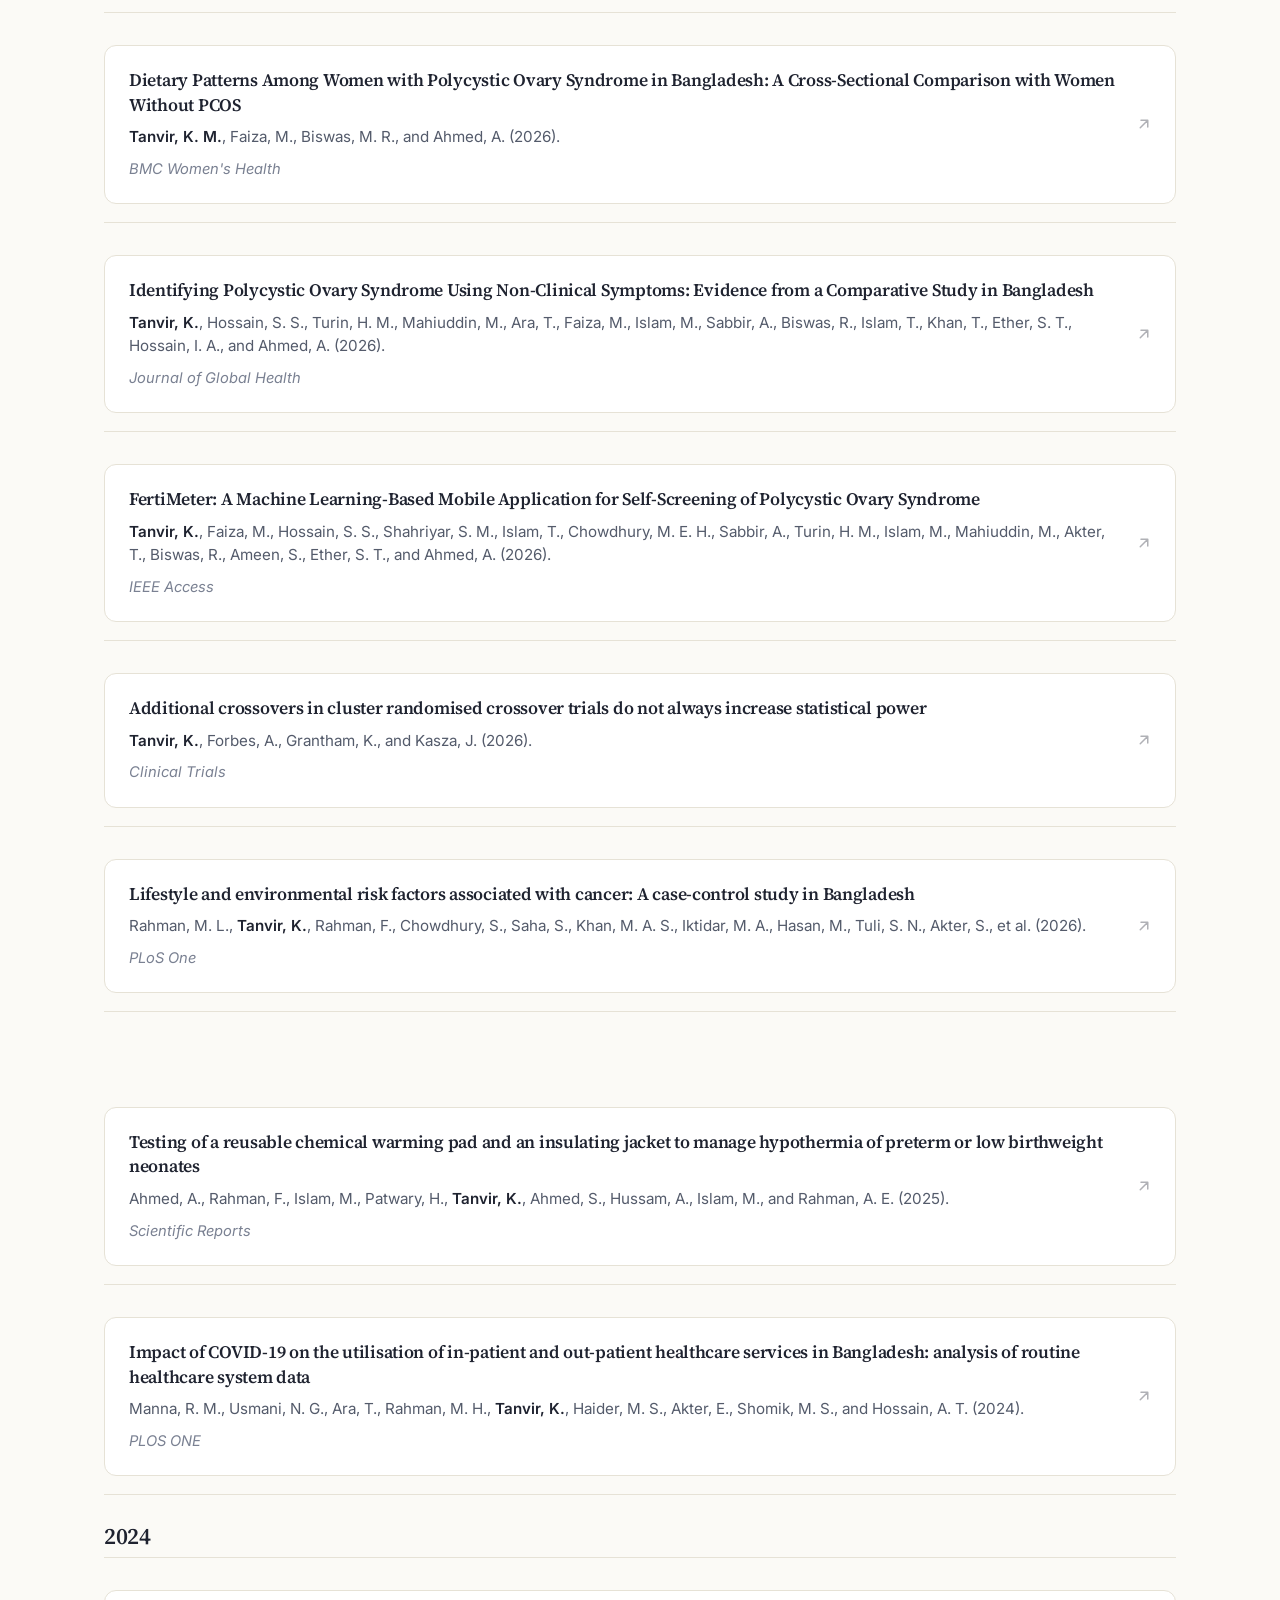
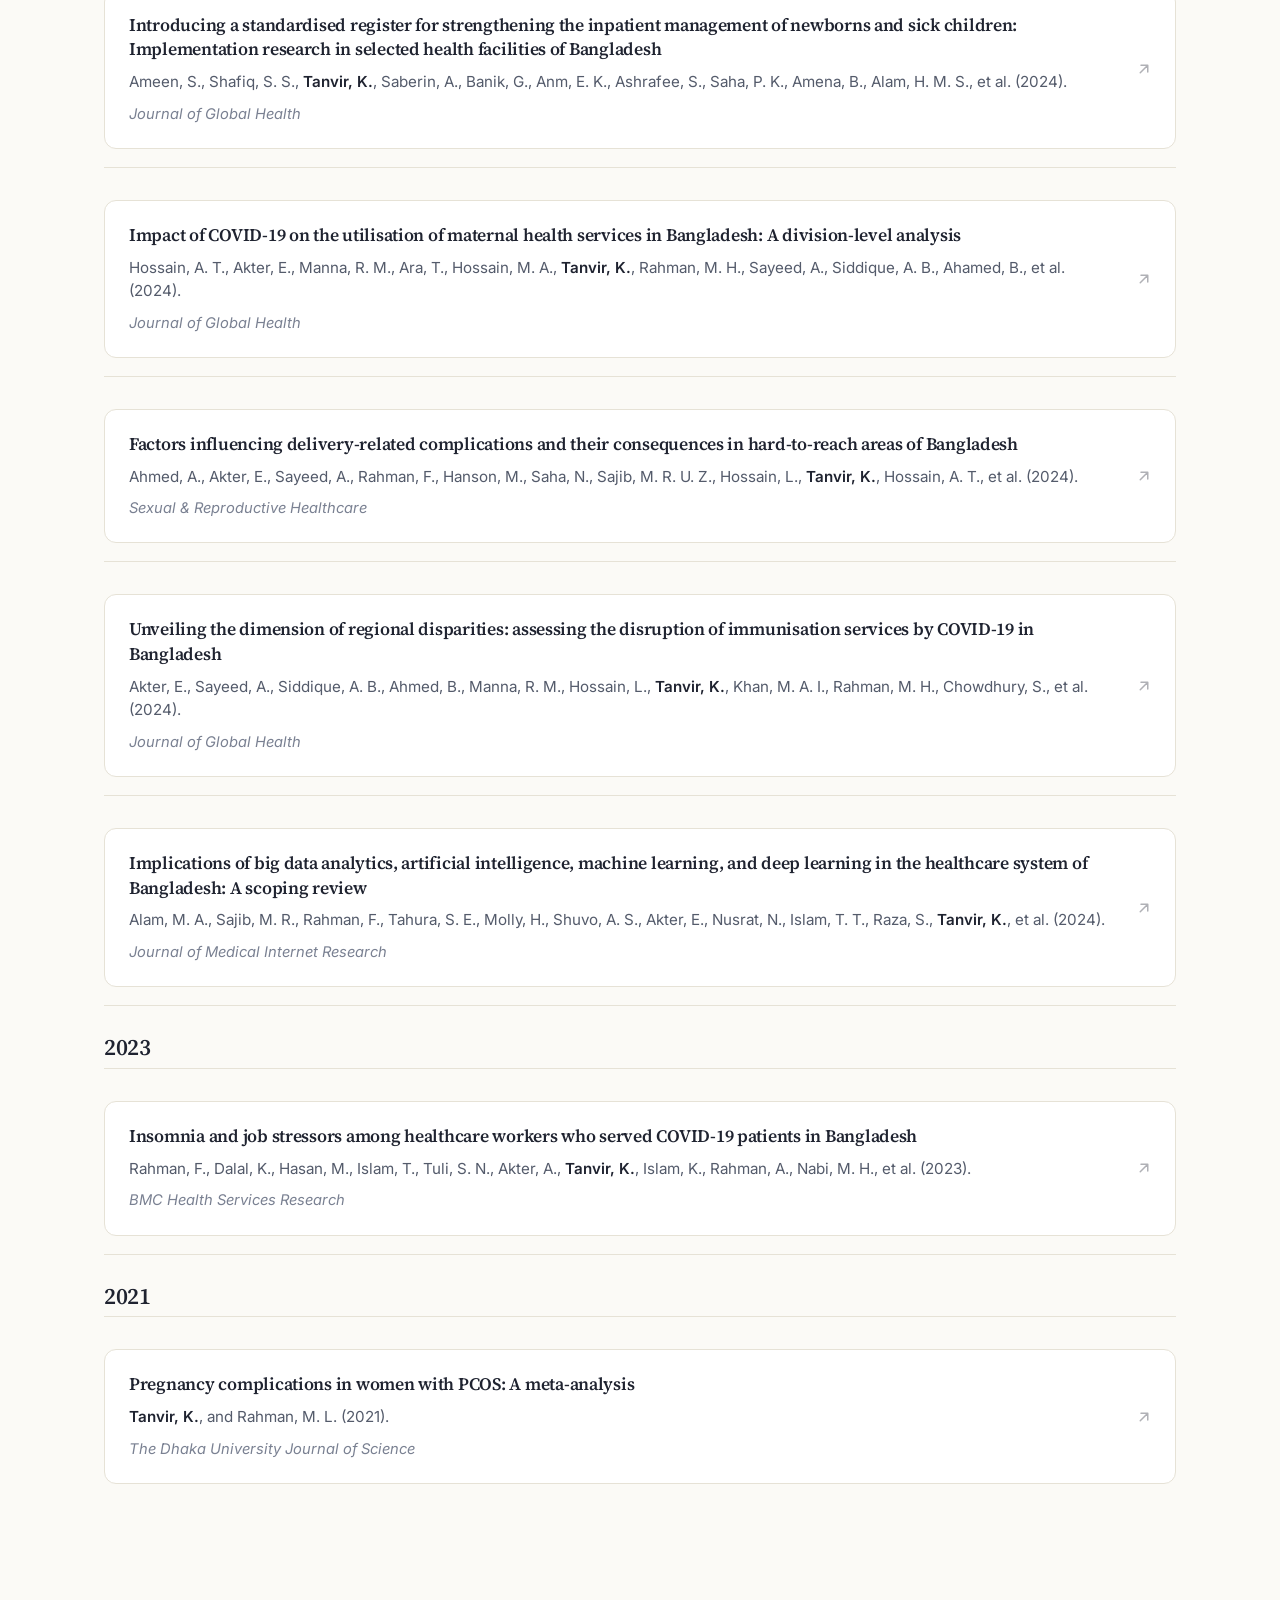
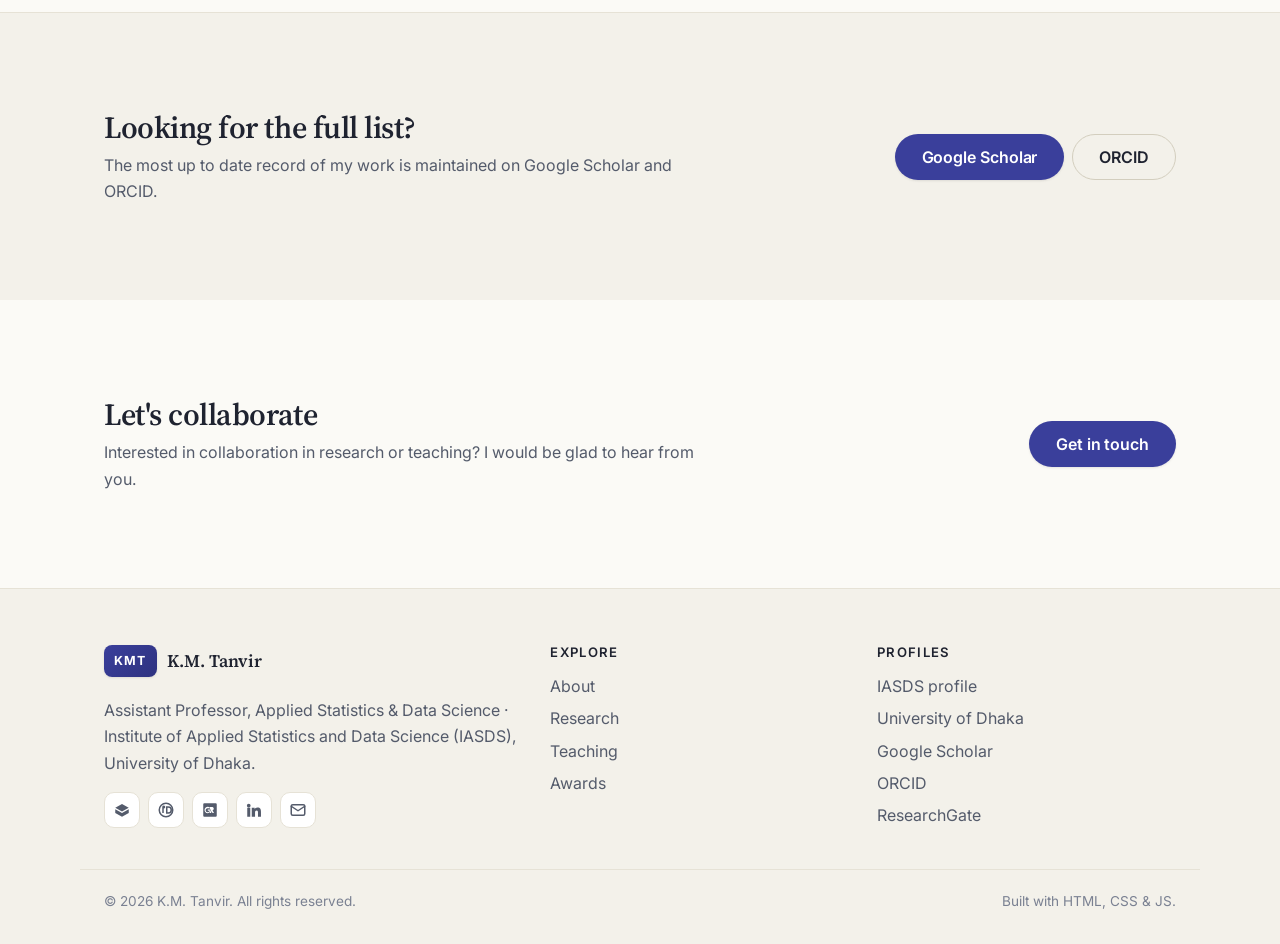
<file: publications.html>
<!doctype html>
<html lang="en">
<head>
  <meta charset="utf-8">
  <title>Publications | K.M. Tanvir</title>
  <meta http-equiv="refresh" content="0; url=research.html#publications">
  <link rel="canonical" href="research.html#publications">
  <script>window.location.replace('research.html#publications');</script>
</head>
<body>
  <p>Redirecting to <a href="research.html#publications">Research · Publications</a>&hellip;</p>
</body>
</html>
</file>
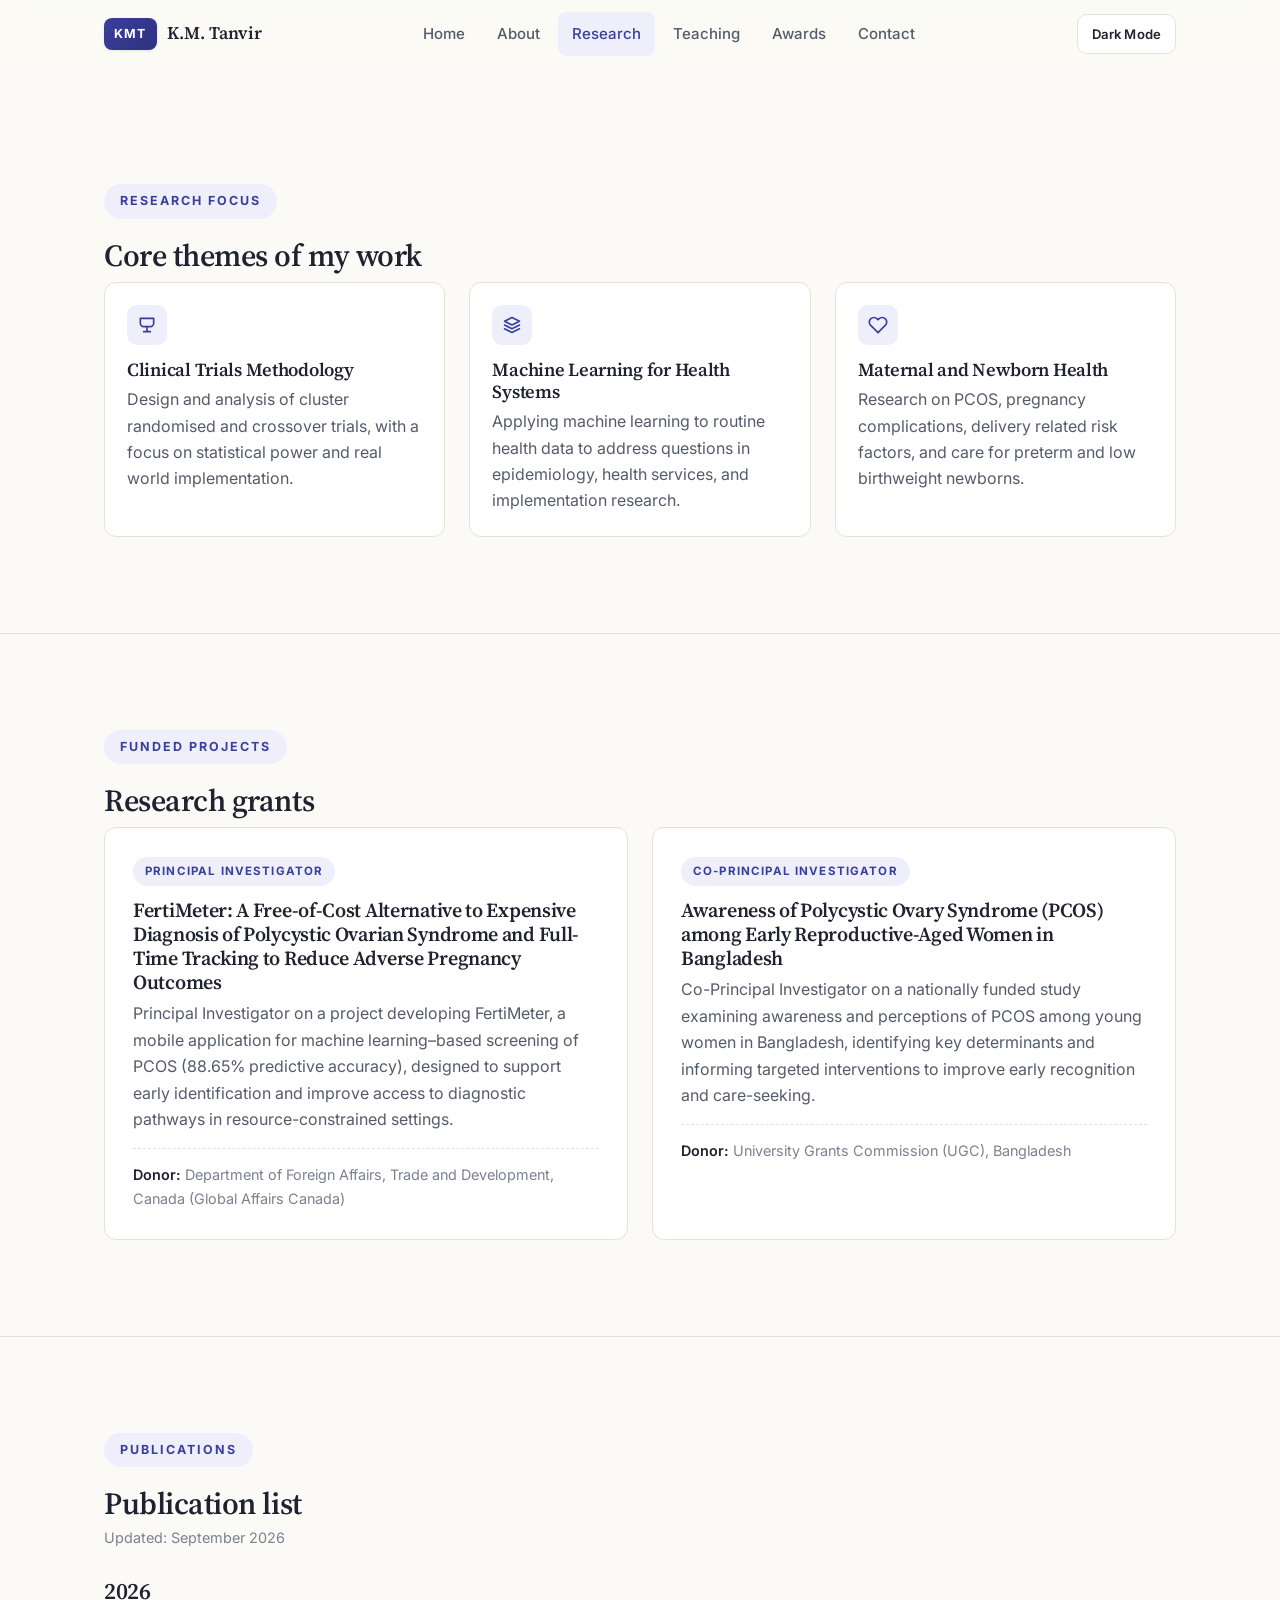
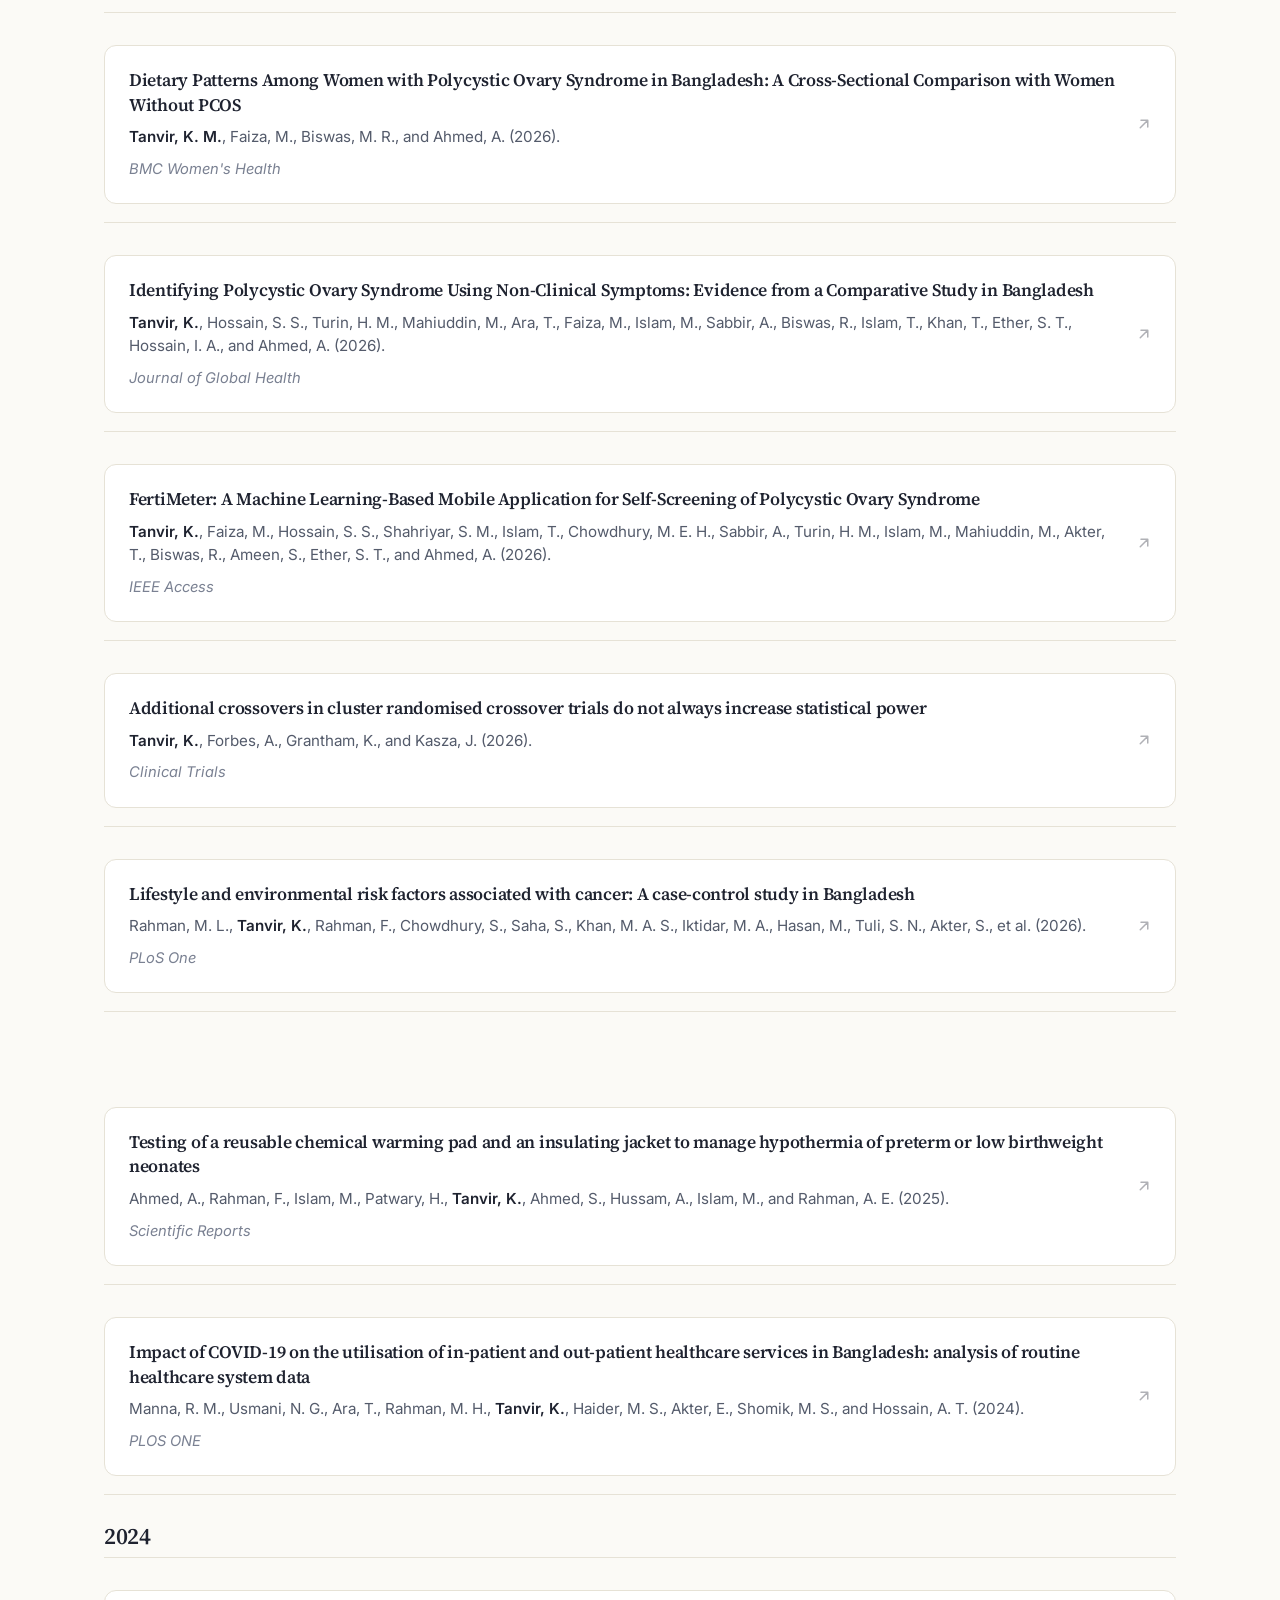
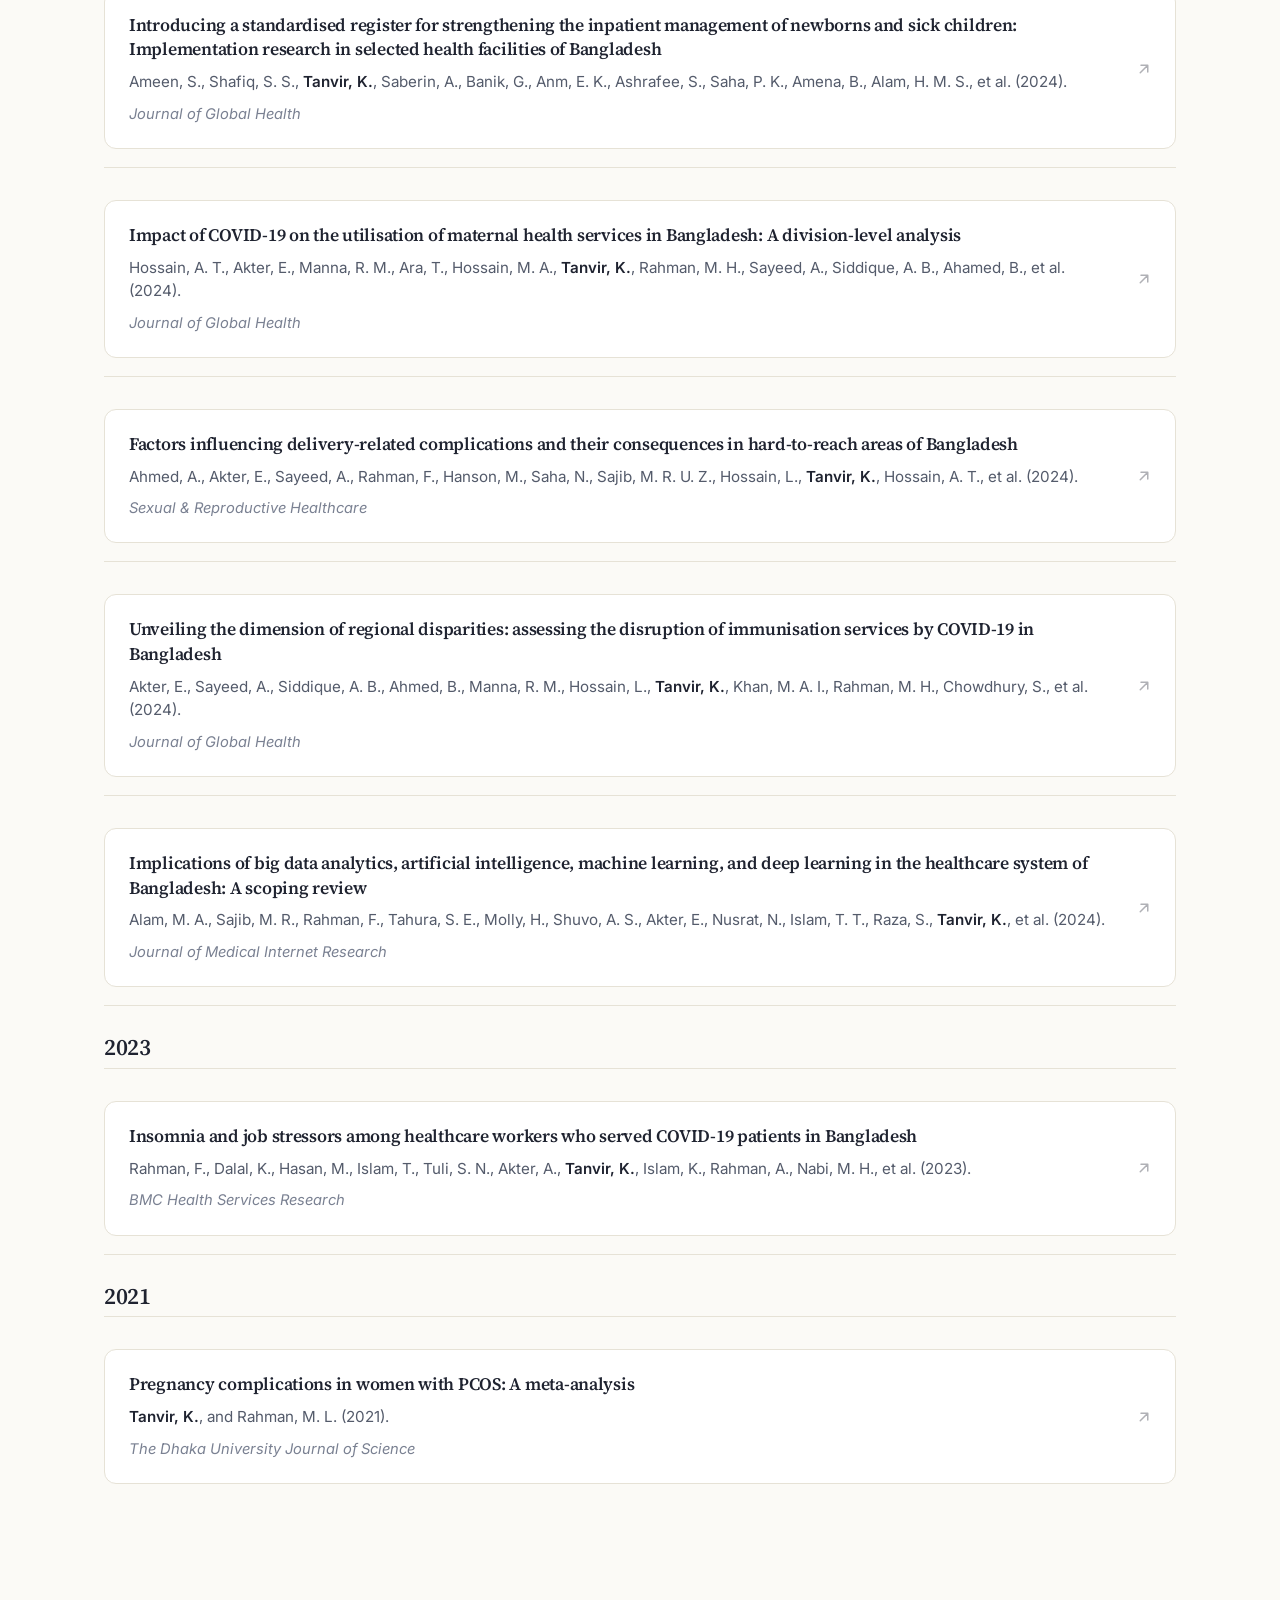
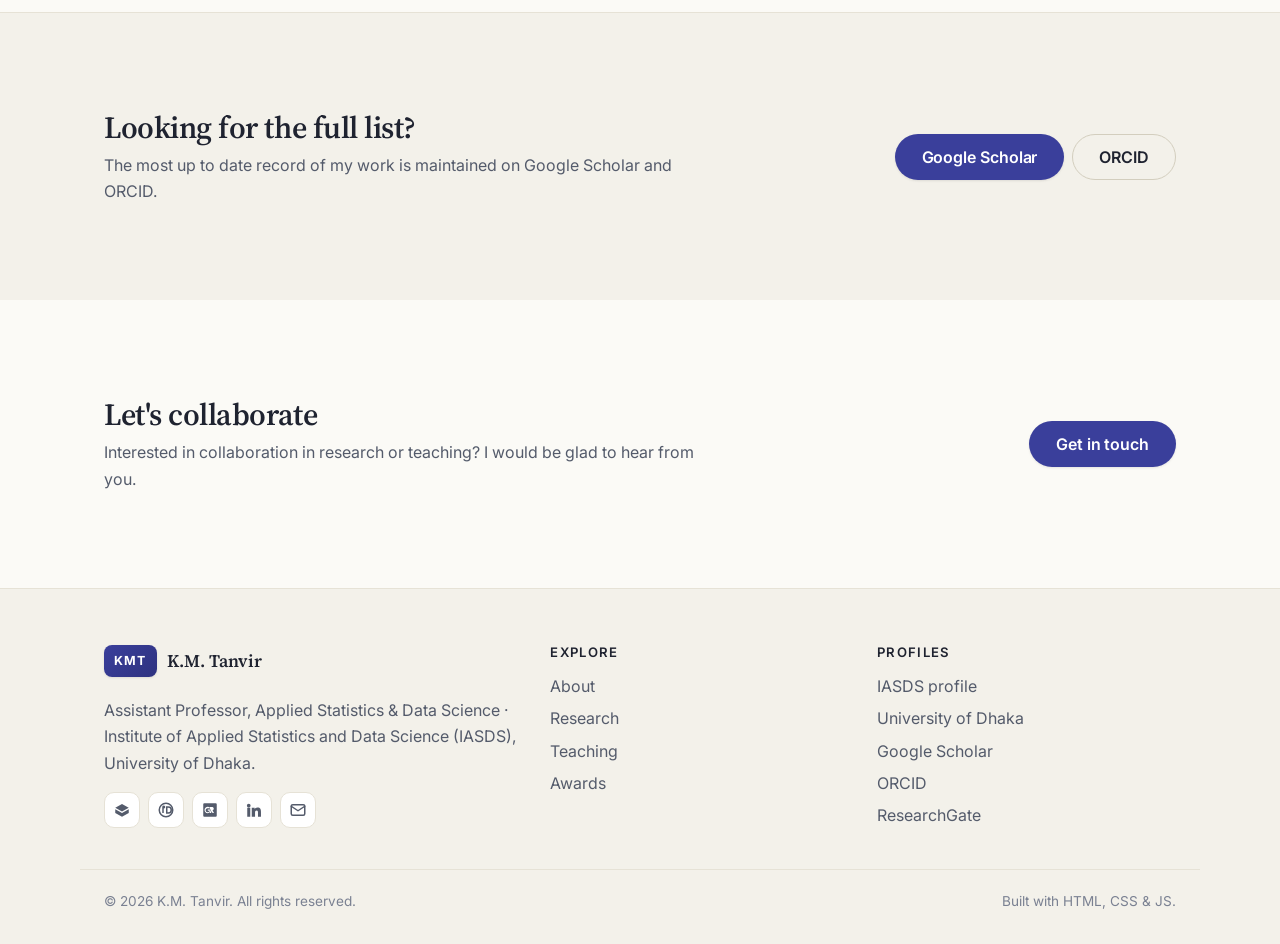
<file: research.html>
<!doctype html>
<html lang="en">
<head>
  <!-- Google tag (gtag.js) -->
  <script async src="https://www.googletagmanager.com/gtag/js?id=G-LK40ZBLG1R"></script>
  <script>
    window.dataLayer = window.dataLayer || [];
    function gtag(){dataLayer.push(arguments);}
    gtag('js', new Date());

    gtag('config', 'G-LK40ZBLG1R');
  </script>
  <meta charset="utf-8">
  <meta name="viewport" content="width=device-width, initial-scale=1">
  <title>Research | K.M. Tanvir</title>
  <meta name="description" content="Research interests of K.M. Tanvir: clinical trials methodology, machine learning in health sciences, and maternal & newborn health.">
  <link rel="icon" type="image/svg+xml" href="assets/favicon.svg">
  <link rel="preconnect" href="https://fonts.googleapis.com">
  <link rel="preconnect" href="https://fonts.gstatic.com" crossorigin>
  <link href="https://fonts.googleapis.com/css2?family=Inter:wght@400;500;600;700&family=Source+Serif+4:opsz,wght@8..60,400;8..60,500;8..60,600;8..60,700&family=JetBrains+Mono:wght@400;500&display=swap" rel="stylesheet">
  <link rel="stylesheet" href="css/styles.css">
  <style>
    /* Publications list specific */
    .year-head {
      font-family: var(--font-serif);
      font-size: 1.45rem;
      margin: 28px 0 14px;
      padding-bottom: 6px;
      border-bottom: 1px solid var(--border);
      color: var(--text);
    }
    .pub { margin-bottom: 14px; }
    .pub-card {
      display: block;
      position: relative;
      padding: 22px 56px 22px 24px;
      border: 1px solid var(--border);
      border-radius: var(--radius);
      background: var(--bg-elev);
      color: var(--text);
      text-decoration: none;
      transition: transform .2s var(--ease), border-color .2s var(--ease), box-shadow .2s var(--ease), background .2s var(--ease);
    }
    .pub-card::after {
      content: "";
      position: absolute;
      top: 50%; right: 22px;
      width: 18px; height: 18px;
      margin-top: -9px;
      background: currentColor;
      opacity: .35;
      -webkit-mask: url("data:image/svg+xml;utf8,<svg xmlns='http://www.w3.org/2000/svg' viewBox='0 0 24 24' fill='none' stroke='currentColor' stroke-width='2' stroke-linecap='round' stroke-linejoin='round'><path d='M7 17L17 7M8 7h9v9'/></svg>") no-repeat center / contain;
              mask: url("data:image/svg+xml;utf8,<svg xmlns='http://www.w3.org/2000/svg' viewBox='0 0 24 24' fill='none' stroke='currentColor' stroke-width='2' stroke-linecap='round' stroke-linejoin='round'><path d='M7 17L17 7M8 7h9v9'/></svg>") no-repeat center / contain;
      transition: opacity .2s var(--ease), transform .2s var(--ease), color .2s var(--ease);
    }
    .pub-card:hover {
      transform: translateY(-2px);
      border-color: var(--primary);
      box-shadow: var(--shadow-md);
      color: var(--text);
    }
    .pub-card:hover::after {
      opacity: 1;
      color: var(--primary);
      transform: translate(2px, -2px) translateY(-9px);
    }
    .pub-card--pending { padding-right: 24px; cursor: default; }
    .pub-card--pending::after { display: none; }
    .pub-card--pending:hover { transform: none; border-color: var(--border); box-shadow: none; }
    .pub-badge {
      display: inline-block;
      font: 600 .68rem var(--font-sans);
      letter-spacing: .12em;
      text-transform: uppercase;
      color: var(--primary);
      background: var(--primary-50);
      padding: 3px 10px;
      border-radius: 999px;
      margin-bottom: 8px;
    }
    .pub-title {
      font-family: var(--font-serif);
      font-size: 1.1rem;
      font-weight: 600;
      color: var(--text);
      margin: 0 0 8px;
      line-height: 1.4;
    }
    .pub-authors {
      color: var(--text-muted);
      font-size: .95rem;
      margin: 0 0 8px;
      line-height: 1.55;
    }
    .pub-journal {
      margin: 0;
      font-style: italic;
      color: var(--text-soft);
      font-size: .92rem;
    }
  </style>
</head>
<body>
  <!-- Navbar -->
  <header class="nav">
    <div class="container nav-inner">
      <a href="index.html" class="brand" aria-label="K.M. Tanvir — Home">
        <span class="brand-mark">KMT</span>
        <span>K.M. Tanvir</span>
      </a>
      <nav aria-label="Primary">
        <ul class="nav-links">
          <li><a href="index.html">Home</a></li>
          <li><a href="about.html">About</a></li>
          <li><a href="research.html">Research</a></li>
          <li><a href="teaching.html">Teaching</a></li>
          <li><a href="awards.html">Awards</a></li>
          <li><a href="contact.html">Contact</a></li>
        </ul>
      </nav>
      <div class="nav-tools">
        <button class="mode-toggle" data-theme-toggle aria-label="Toggle theme" aria-pressed="false" title="Toggle theme">
          <span class="mode-label-dark">Dark Mode</span>
          <span class="mode-label-light" style="display:none">Light Mode</span>
        </button>
        <button class="icon-btn menu-btn" data-drawer-open aria-label="Open menu">
          <svg viewBox="0 0 24 24" fill="none" stroke="currentColor" stroke-width="2" stroke-linecap="round" stroke-linejoin="round"><path d="M3 6h18M3 12h18M3 18h18"/></svg>
        </button>
      </div>
    </div>
  </header>

  <!-- Mobile drawer -->
  <aside class="drawer" aria-hidden="true">
    <div class="drawer-top">
      <span class="brand"><span class="brand-mark">KMT</span> K.M. Tanvir</span>
      <button class="icon-btn" data-drawer-close aria-label="Close menu">
        <svg viewBox="0 0 24 24" fill="none" stroke="currentColor" stroke-width="2" stroke-linecap="round" stroke-linejoin="round"><path d="M6 6l12 12M18 6L6 18"/></svg>
      </button>
    </div>
    <nav aria-label="Mobile">
      <ul>
        <li><a href="index.html">Home</a></li>
        <li><a href="about.html">About</a></li>
        <li><a href="research.html">Research</a></li>
        <li><a href="teaching.html">Teaching</a></li>
        <li><a href="awards.html">Awards</a></li>
        <li><a href="contact.html">Contact</a></li>
      </ul>
    </nav>
  </aside>

  <!-- Research interests / themes -->
  <section id="interests" style="padding-top:clamp(72px,9vw,120px)">
    <div class="container">
      <div class="reveal">
        <span class="eyebrow">Research Focus</span>
        <h2 class="section-title">Core themes of my work</h2>
      </div>
      <div class="grid cols-3">
        <article class="card reveal">
          <div class="card-icon" aria-hidden="true">
            <svg viewBox="0 0 24 24" fill="none" stroke="currentColor" stroke-width="2" stroke-linecap="round" stroke-linejoin="round"><path d="M4 4h16v6a4 4 0 0 1-4 4h-8a4 4 0 0 1-4-4V4z"/><path d="M12 14v6M8 20h8"/></svg>
          </div>
          <h3>Clinical Trials Methodology</h3>
          <p>Design and analysis of cluster randomised and crossover trials, with a focus on statistical power and real world implementation.</p>
        </article>

        <article class="card reveal">
          <div class="card-icon" aria-hidden="true">
            <svg viewBox="0 0 24 24" fill="none" stroke="currentColor" stroke-width="2" stroke-linecap="round" stroke-linejoin="round"><path d="M12 3l9 4.5-9 4.5-9-4.5 9-4.5z"/><path d="M3 12l9 4.5 9-4.5M3 16.5l9 4.5 9-4.5"/></svg>
          </div>
          <h3>Machine Learning for Health Systems</h3>
          <p>Applying machine learning to routine health data to address questions in epidemiology, health services, and implementation research.</p>
        </article>

        <article class="card reveal">
          <div class="card-icon" aria-hidden="true">
            <svg viewBox="0 0 24 24" fill="none" stroke="currentColor" stroke-width="2" stroke-linecap="round" stroke-linejoin="round"><path d="M20.84 4.61a5.5 5.5 0 0 0-7.78 0L12 5.67l-1.06-1.06a5.5 5.5 0 0 0-7.78 7.78l1.06 1.06L12 21.23l7.78-7.78 1.06-1.06a5.5 5.5 0 0 0 0-7.78z"/></svg>
          </div>
          <h3>Maternal and Newborn Health</h3>
          <p>Research on PCOS, pregnancy complications, delivery related risk factors, and care for preterm and low birthweight newborns.</p>
        </article>
      </div>
    </div>
  </section>

  <!-- Funded projects -->
  <section id="grants">
    <div class="container">
      <div class="reveal">
        <span class="eyebrow">Funded projects</span>
        <h2 class="section-title">Research grants</h2>
      </div>

      <div class="grid cols-2">
        <article class="card reveal" style="padding:28px">
          <span class="tag">Principal Investigator</span>
          <h3 style="font-family:var(--font-serif);font-size:1.25rem">FertiMeter: A Free-of-Cost Alternative to Expensive Diagnosis of Polycystic Ovarian Syndrome and Full-Time Tracking to Reduce Adverse Pregnancy Outcomes</h3>
          <p style="color:var(--text-muted)">Principal Investigator on a project developing FertiMeter, a mobile application for machine learning&ndash;based screening of PCOS (88.65% predictive accuracy), designed to support early identification and improve access to diagnostic pathways in resource-constrained settings.</p>
          <div style="margin-top:14px;padding-top:14px;border-top:1px dashed var(--border);font-size:.9rem;color:var(--text-soft)">
            <span class="me">Donor:</span> Department of Foreign Affairs, Trade and Development, Canada (Global Affairs Canada)
          </div>
        </article>

        <article class="card reveal" style="padding:28px">
          <span class="tag">Co-Principal Investigator</span>
          <h3 style="font-family:var(--font-serif);font-size:1.25rem">Awareness of Polycystic Ovary Syndrome (PCOS) among Early Reproductive-Aged Women in Bangladesh</h3>
          <p style="color:var(--text-muted)">Co-Principal Investigator on a nationally funded study examining awareness and perceptions of PCOS among young women in Bangladesh, identifying key determinants and informing targeted interventions to improve early recognition and care-seeking.</p>
          <div style="margin-top:14px;padding-top:14px;border-top:1px dashed var(--border);font-size:.9rem;color:var(--text-soft)">
            <span class="me">Donor:</span> University Grants Commission (UGC), Bangladesh
          </div>
        </article>
      </div>
    </div>
  </section>

  <!-- Publications (full list) -->
  <section id="publications">
    <div class="container">
      <div class="reveal">
        <span class="eyebrow">Publications</span>
        <h2 class="section-title" style="margin-bottom:4px">Publication list</h2>
        <p style="margin:0;color:var(--text-soft);font-size:.9rem">Updated: September 2026</p>
      </div>

      <!-- 2026 -->
      <h3 class="year-head reveal">2026</h3>
      <article class="pub reveal">
        <a class="pub-card" href="https://doi.org/10.1186/s12905-026-04901-5" target="_blank" rel="noopener" aria-label="Open publication on publisher's site">
          <h4 class="pub-title">Dietary Patterns Among Women with Polycystic Ovary Syndrome in Bangladesh: A Cross-Sectional Comparison with Women Without PCOS</h4>
          <p class="pub-authors"><span class="me">Tanvir, K. M.</span>, Faiza, M., Biswas, M. R., and Ahmed, A. (2026).</p>
          <p class="pub-journal">BMC Women's Health</p>
        </a>
      </article>
      <article class="pub reveal">
        <a class="pub-card" href="http://jogh.org/2026/jogh-16-04314" target="_blank" rel="noopener" aria-label="Open publication on publisher's site">
          <h4 class="pub-title">Identifying Polycystic Ovary Syndrome Using Non-Clinical Symptoms: Evidence from a Comparative Study in Bangladesh</h4>
          <p class="pub-authors"><span class="me">Tanvir, K.</span>, Hossain, S. S., Turin, H. M., Mahiuddin, M., Ara, T., Faiza, M., Islam, M., Sabbir, A., Biswas, R., Islam, T., Khan, T., Ether, S. T., Hossain, I. A., and Ahmed, A. (2026).</p>
          <p class="pub-journal">Journal of Global Health</p>
        </a>
      </article>
      <article class="pub reveal">
        <a class="pub-card" href="https://doi.org/10.1109/ACCESS.2026.3710788" target="_blank" rel="noopener" aria-label="Open publication on publisher's site">
          <h4 class="pub-title">FertiMeter: A Machine Learning-Based Mobile Application for Self-Screening of Polycystic Ovary Syndrome</h4>
          <p class="pub-authors"><span class="me">Tanvir, K.</span>, Faiza, M., Hossain, S. S., Shahriyar, S. M., Islam, T., Chowdhury, M. E. H., Sabbir, A., Turin, H. M., Islam, M., Mahiuddin, M., Akter, T., Biswas, R., Ameen, S., Ether, S. T., and Ahmed, A. (2026).</p>
          <p class="pub-journal">IEEE Access</p>
        </a>
      </article>
      <article class="pub reveal">
        <a class="pub-card" href="https://doi.org/10.1177/17407745261431140" target="_blank" rel="noopener" aria-label="Open publication on publisher's site">
          <h4 class="pub-title">Additional crossovers in cluster randomised crossover trials do not always increase statistical power</h4>
          <p class="pub-authors"><span class="me">Tanvir, K.</span>, Forbes, A., Grantham, K., and Kasza, J. (2026).</p>
          <p class="pub-journal">Clinical Trials</p>
        </a>
      </article>
      <article class="pub reveal">
        <a class="pub-card" href="https://doi.org/10.1371/journal.pone.0328745" target="_blank" rel="noopener" aria-label="Open publication on publisher's site">
          <h4 class="pub-title">Lifestyle and environmental risk factors associated with cancer: A case-control study in Bangladesh</h4>
          <p class="pub-authors">Rahman, M. L., <span class="me">Tanvir, K.</span>, Rahman, F., Chowdhury, S., Saha, S., Khan, M. A. S., Iktidar, M. A., Hasan, M., Tuli, S. N., Akter, S., et al. (2026).</p>
          <p class="pub-journal">PLoS One</p>
        </a>
      </article>

      <!-- 2025 -->
      <h3 class="year-head reveal">2025</h3>
      <article class="pub reveal">
        <a class="pub-card" href="https://doi.org/10.1038/s41598-025-96275-1" target="_blank" rel="noopener" aria-label="Open publication on publisher's site">
          <h4 class="pub-title">Testing of a reusable chemical warming pad and an insulating jacket to manage hypothermia of preterm or low birthweight neonates</h4>
          <p class="pub-authors">Ahmed, A., Rahman, F., Islam, M., Patwary, H., <span class="me">Tanvir, K.</span>, Ahmed, S., Hussam, A., Islam, M., and Rahman, A. E. (2025).</p>
          <p class="pub-journal">Scientific Reports</p>
        </a>
      </article>
      <article class="pub reveal">
        <a class="pub-card" href="https://doi.org/10.1371/journal.pone.0315626" target="_blank" rel="noopener" aria-label="Open publication on publisher's site">
          <h4 class="pub-title">Impact of COVID-19 on the utilisation of in-patient and out-patient healthcare services in Bangladesh: analysis of routine healthcare system data</h4>
          <p class="pub-authors">Manna, R. M., Usmani, N. G., Ara, T., Rahman, M. H., <span class="me">Tanvir, K.</span>, Haider, M. S., Akter, E., Shomik, M. S., and Hossain, A. T. (2024).</p>
          <p class="pub-journal">PLOS ONE</p>
        </a>
      </article>

      <!-- 2024 -->
      <h3 class="year-head reveal">2024</h3>
      <article class="pub reveal">
        <a class="pub-card" href="https://doi.org/10.7189/jogh.14.04086" target="_blank" rel="noopener" aria-label="Open publication on publisher's site">
          <h4 class="pub-title">Introducing a standardised register for strengthening the inpatient management of newborns and sick children: Implementation research in selected health facilities of Bangladesh</h4>
          <p class="pub-authors">Ameen, S., Shafiq, S. S., <span class="me">Tanvir, K.</span>, Saberin, A., Banik, G., Anm, E. K., Ashrafee, S., Saha, P. K., Amena, B., Alam, H. M. S., et al. (2024).</p>
          <p class="pub-journal">Journal of Global Health</p>
        </a>
      </article>
      <article class="pub reveal">
        <a class="pub-card" href="https://doi.org/10.7189/jogh.14.05040" target="_blank" rel="noopener" aria-label="Open publication on publisher's site">
          <h4 class="pub-title">Impact of COVID-19 on the utilisation of maternal health services in Bangladesh: A division-level analysis</h4>
          <p class="pub-authors">Hossain, A. T., Akter, E., Manna, R. M., Ara, T., Hossain, M. A., <span class="me">Tanvir, K.</span>, Rahman, M. H., Sayeed, A., Siddique, A. B., Ahamed, B., et al. (2024).</p>
          <p class="pub-journal">Journal of Global Health</p>
        </a>
      </article>
      <article class="pub reveal">
        <a class="pub-card" href="https://doi.org/10.1016/j.srhc.2024.100973" target="_blank" rel="noopener" aria-label="Open publication on publisher's site">
          <h4 class="pub-title">Factors influencing delivery-related complications and their consequences in hard-to-reach areas of Bangladesh</h4>
          <p class="pub-authors">Ahmed, A., Akter, E., Sayeed, A., Rahman, F., Hanson, M., Saha, N., Sajib, M. R. U. Z., Hossain, L., <span class="me">Tanvir, K.</span>, Hossain, A. T., et al. (2024).</p>
          <p class="pub-journal">Sexual &amp; Reproductive Healthcare</p>
        </a>
      </article>
      <article class="pub reveal">
        <a class="pub-card" href="https://doi.org/10.7189/jogh.14.05028" target="_blank" rel="noopener" aria-label="Open publication on publisher's site">
          <h4 class="pub-title">Unveiling the dimension of regional disparities: assessing the disruption of immunisation services by COVID-19 in Bangladesh</h4>
          <p class="pub-authors">Akter, E., Sayeed, A., Siddique, A. B., Ahmed, B., Manna, R. M., Hossain, L., <span class="me">Tanvir, K.</span>, Khan, M. A. I., Rahman, M. H., Chowdhury, S., et al. (2024).</p>
          <p class="pub-journal">Journal of Global Health</p>
        </a>
      </article>
      <article class="pub reveal">
        <a class="pub-card" href="https://doi.org/10.2196/54710" target="_blank" rel="noopener" aria-label="Open publication on publisher's site">
          <h4 class="pub-title">Implications of big data analytics, artificial intelligence, machine learning, and deep learning in the healthcare system of Bangladesh: A scoping review</h4>
          <p class="pub-authors">Alam, M. A., Sajib, M. R., Rahman, F., Tahura, S. E., Molly, H., Shuvo, A. S., Akter, E., Nusrat, N., Islam, T. T., Raza, S., <span class="me">Tanvir, K.</span>, et al. (2024).</p>
          <p class="pub-journal">Journal of Medical Internet Research</p>
        </a>
      </article>

      <!-- 2023 -->
      <h3 class="year-head reveal">2023</h3>
      <article class="pub reveal">
        <a class="pub-card" href="https://doi.org/10.1186/s12913-023-09464-x" target="_blank" rel="noopener" aria-label="Open publication on publisher's site">
          <h4 class="pub-title">Insomnia and job stressors among healthcare workers who served COVID-19 patients in Bangladesh</h4>
          <p class="pub-authors">Rahman, F., Dalal, K., Hasan, M., Islam, T., Tuli, S. N., Akter, A., <span class="me">Tanvir, K.</span>, Islam, K., Rahman, A., Nabi, M. H., et al. (2023).</p>
          <p class="pub-journal">BMC Health Services Research</p>
        </a>
      </article>

      <!-- 2021 -->
      <h3 class="year-head reveal">2021</h3>
      <article class="pub reveal">
        <a class="pub-card" href="https://doi.org/10.3329/dujs.v69i2.56487" target="_blank" rel="noopener" aria-label="Open publication on publisher's site">
          <h4 class="pub-title">Pregnancy complications in women with PCOS: A meta-analysis</h4>
          <p class="pub-authors"><span class="me">Tanvir, K.</span>, and Rahman, M. L. (2021).</p>
          <p class="pub-journal">The Dhaka University Journal of Science</p>
        </a>
      </article>
    </div>
  </section>

  <!-- Looking for the full list -->
  <section id="full-list" style="background:var(--bg-muted);border-top:1px solid var(--border)">
    <div class="container reveal" style="display:flex;justify-content:space-between;gap:24px;align-items:center;flex-wrap:wrap">
      <div>
        <h2 style="margin-bottom:6px">Looking for the full list?</h2>
        <p style="margin:0;color:var(--text-muted);max-width:60ch">The most up to date record of my work is maintained on Google Scholar and ORCID.</p>
      </div>
      <div class="flex gap-2" style="flex-wrap:wrap">
        <a class="btn btn-primary" href="https://scholar.google.com/citations?user=BQIZmwIAAAAJ&hl=en" target="_blank" rel="noopener">Google Scholar</a>
        <a class="btn btn-outline" href="https://orcid.org/0000-0002-6106-2905" target="_blank" rel="noopener">ORCID</a>
      </div>
    </div>
  </section>

  <!-- CTA -->
  <section id="cta-collab" style="border-top:none">
    <div class="container reveal" style="display:flex;justify-content:space-between;gap:24px;align-items:center;flex-wrap:wrap;">
      <div>
        <h2 style="margin-bottom:6px">Let's collaborate</h2>
        <p style="margin:0;color:var(--text-muted);max-width:60ch">Interested in collaboration in research or teaching? I would be glad to hear from you.</p>
      </div>
      <div class="flex gap-2" style="flex-wrap:wrap">
        <a class="btn btn-primary" href="contact.html">Get in touch</a>
      </div>
    </div>
  </section>

  <!-- Footer -->
  <footer class="footer">
    <div class="container footer-inner">
      <div>
        <span class="brand" style="margin-bottom:10px"><span class="brand-mark">KMT</span> K.M. Tanvir</span>
        <p style="max-width:48ch;margin-top:10px">Assistant Professor, Applied Statistics &amp; Data Science · Institute of Applied Statistics and Data Science (IASDS), University of Dhaka.</p>
        <div class="social-row" aria-label="Social links">
          <a href="https://scholar.google.com/citations?user=BQIZmwIAAAAJ&hl=en" target="_blank" rel="noopener" aria-label="Google Scholar"><svg viewBox="0 0 24 24" fill="currentColor"><path d="M12 14l9-5-9-5-9 5 9 5zm0 2L3 11v5l9 5 9-5v-5l-9 5z"/></svg></a>
          <a href="https://orcid.org/0000-0002-6106-2905" target="_blank" rel="noopener" aria-label="ORCID"><svg viewBox="0 0 24 24" fill="none" stroke="currentColor" stroke-width="2"><circle cx="12" cy="12" r="9"/><path d="M8 8v8M8 8a1 1 0 1 0 0-.001M13 8h2a4 4 0 0 1 0 8h-2V8z"/></svg></a>
          <a href="https://www.researchgate.net/profile/Km-Tanvir" target="_blank" rel="noopener" aria-label="ResearchGate"><svg viewBox="0 0 24 24" fill="currentColor"><path d="M19.6 3H4.4A1.4 1.4 0 0 0 3 4.4v15.2A1.4 1.4 0 0 0 4.4 21h15.2a1.4 1.4 0 0 0 1.4-1.4V4.4A1.4 1.4 0 0 0 19.6 3zM9 16.2c-2.4 0-4.3-1.9-4.3-4.2S6.6 7.8 9 7.8c1.2 0 2.2.4 3 1.1l-1.2 1.2a2.7 2.7 0 0 0-1.8-.6c-1.6 0-2.8 1.2-2.8 2.7s1.2 2.7 2.8 2.7c1.4 0 2.3-.8 2.5-1.9H9v-1.6h4a5 5 0 0 1-4 4.8zM17.3 16h-1.9l-1.5-2.2h-.3V16h-1.7V8.1h2.5c1.7 0 2.6.8 2.6 2.2 0 1-.6 1.8-1.6 2l1.9 3.7z"/></svg></a>
          <a href="https://www.linkedin.com/in/k-m-tanvir-16aa88148/" target="_blank" rel="noopener" aria-label="LinkedIn"><svg viewBox="0 0 24 24" fill="currentColor"><path d="M4.98 3.5a2.5 2.5 0 1 1 0 5 2.5 2.5 0 0 1 0-5zM3 9h4v12H3zM9 9h3.8v1.7h.1c.5-1 1.8-2 3.7-2 4 0 4.7 2.6 4.7 5.9V21h-4v-5.3c0-1.3 0-3-1.8-3s-2.1 1.4-2.1 2.9V21H9z"/></svg></a>
          <a href="mailto:kmtanvir@isrt.ac.bd" aria-label="Email"><svg viewBox="0 0 24 24" fill="none" stroke="currentColor" stroke-width="2" stroke-linecap="round" stroke-linejoin="round"><rect x="3" y="5" width="18" height="14" rx="2"/><path d="M3 7l9 6 9-6"/></svg></a>
        </div>
      </div>
      <div>
        <h4>Explore</h4>
        <ul>
          <li><a href="about.html">About</a></li>
          <li><a href="research.html">Research</a></li>
          <li><a href="teaching.html">Teaching</a></li>
          <li><a href="awards.html">Awards</a></li>
        </ul>
      </div>
      <div>
        <h4>Profiles</h4>
        <ul>
          <li><a href="https://isrt.ac.bd/people/tanvir/" target="_blank" rel="noopener">IASDS profile</a></li>
          <li><a href="https://www.du.ac.bd/faculty/faculty_details/ISR/63177" target="_blank" rel="noopener">University of Dhaka</a></li>
          <li><a href="https://scholar.google.com/citations?user=BQIZmwIAAAAJ&hl=en" target="_blank" rel="noopener">Google Scholar</a></li>
          <li><a href="https://orcid.org/0000-0002-6106-2905" target="_blank" rel="noopener">ORCID</a></li>
          <li><a href="https://www.researchgate.net/profile/Km-Tanvir" target="_blank" rel="noopener">ResearchGate</a></li>
        </ul>
      </div>
    </div>
    <div class="container footer-bottom">
      <span>© <span data-year>2026</span> K.M. Tanvir. All rights reserved.</span>
      <span>Built with HTML, CSS &amp; JS.</span>
    </div>
  </footer>

  <script src="js/main.js"></script>
</body>
</html>
</file>
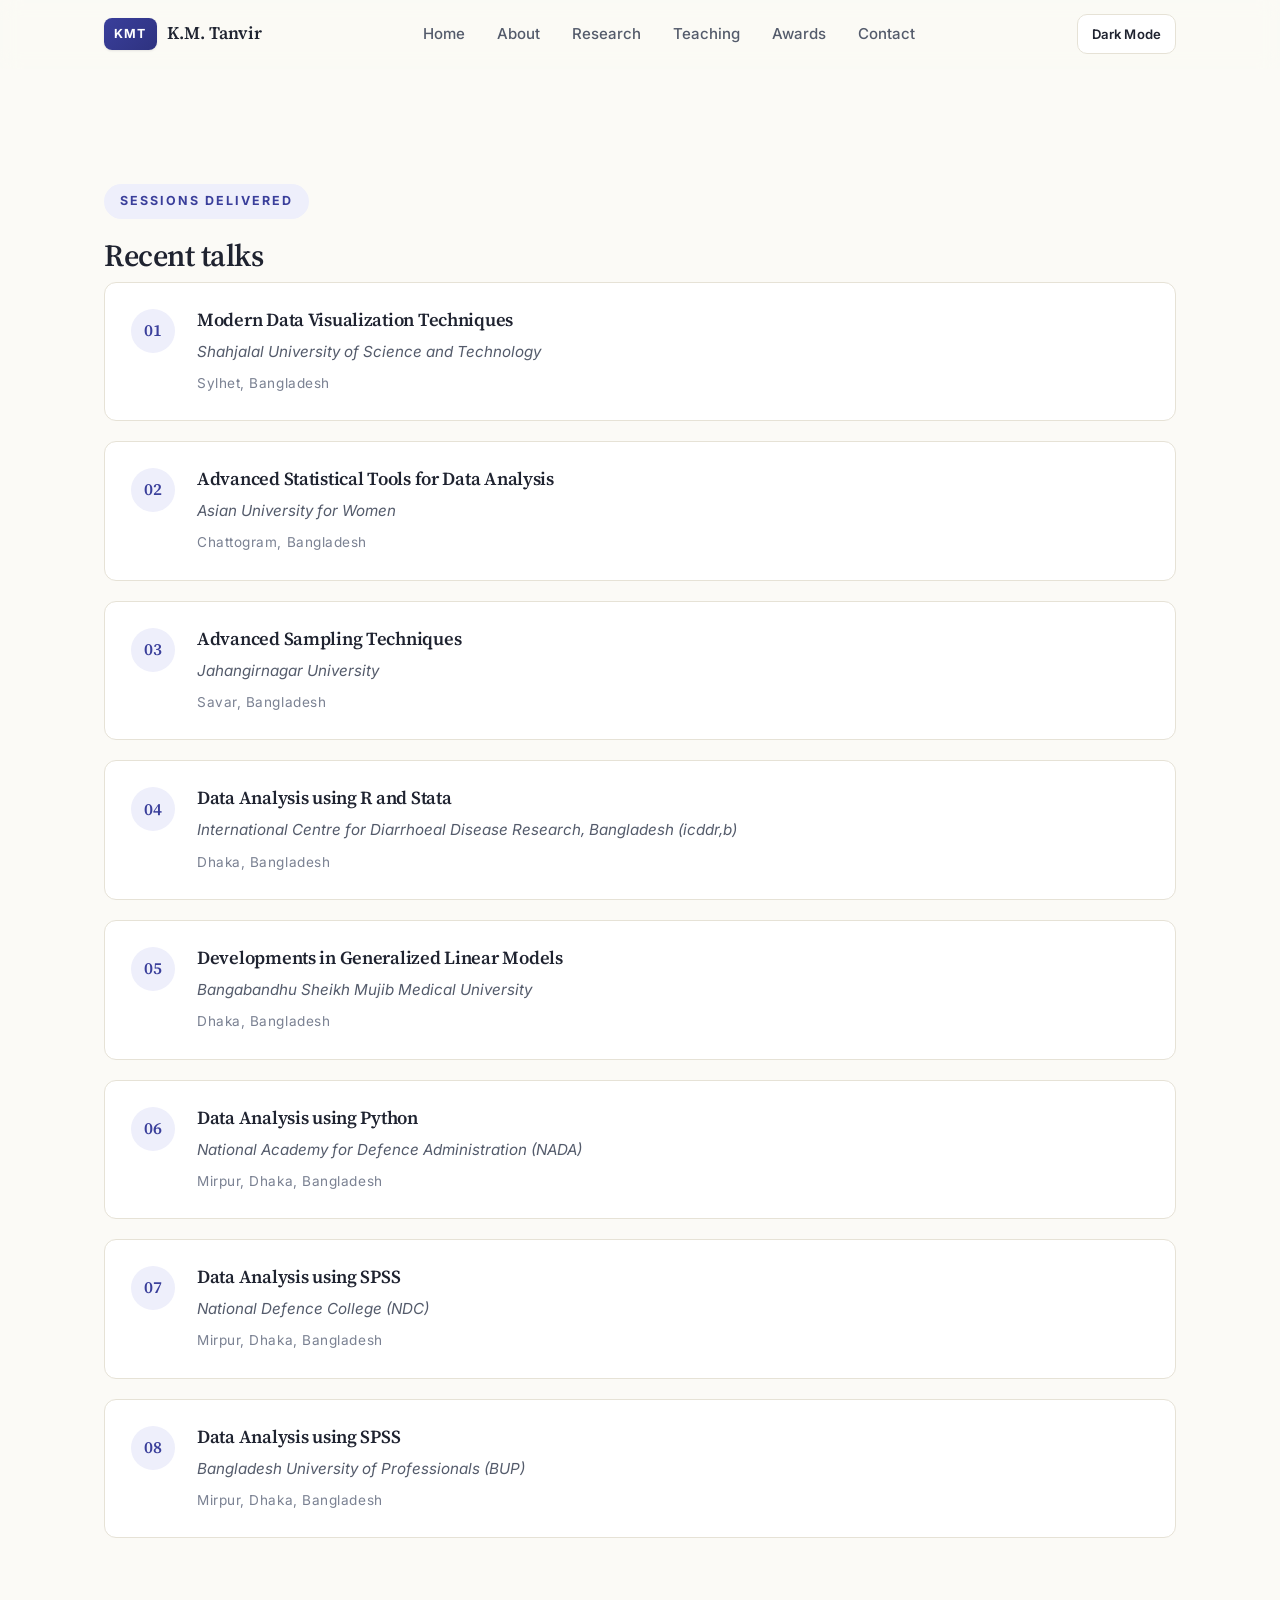
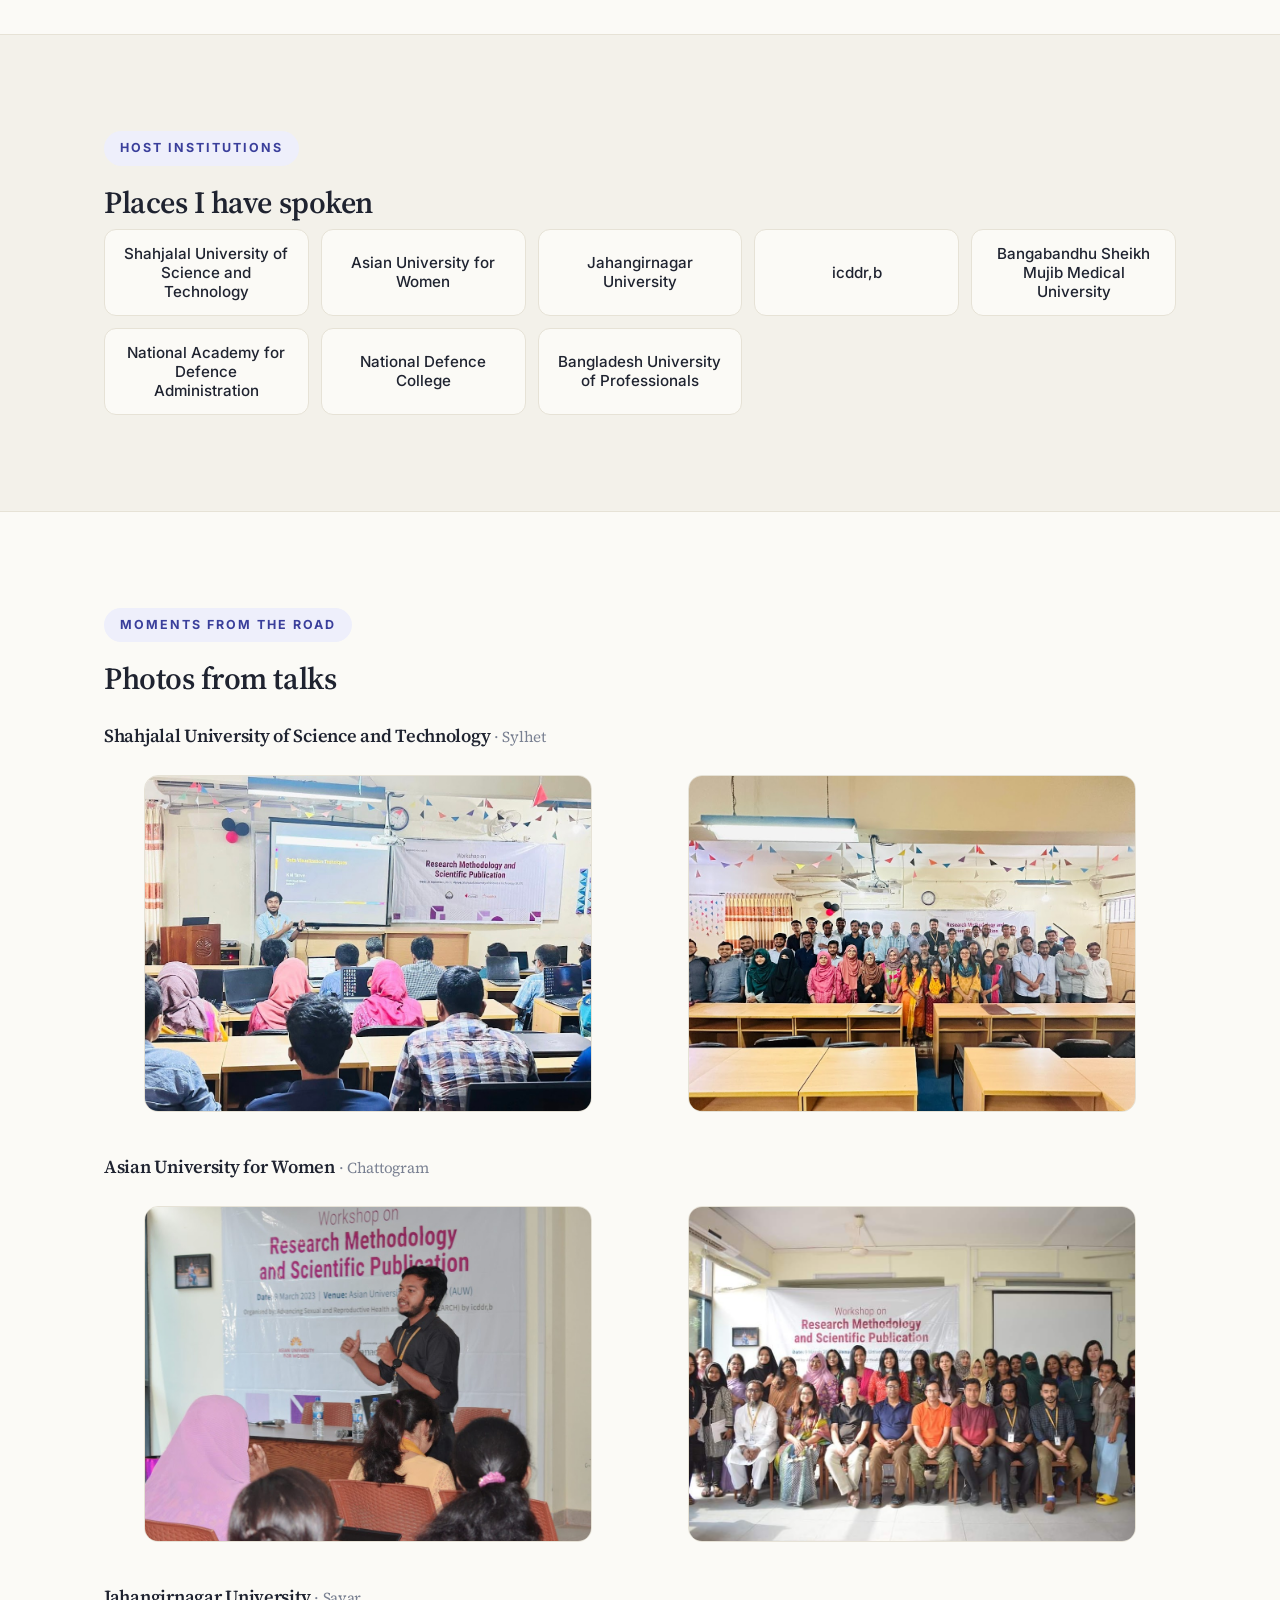
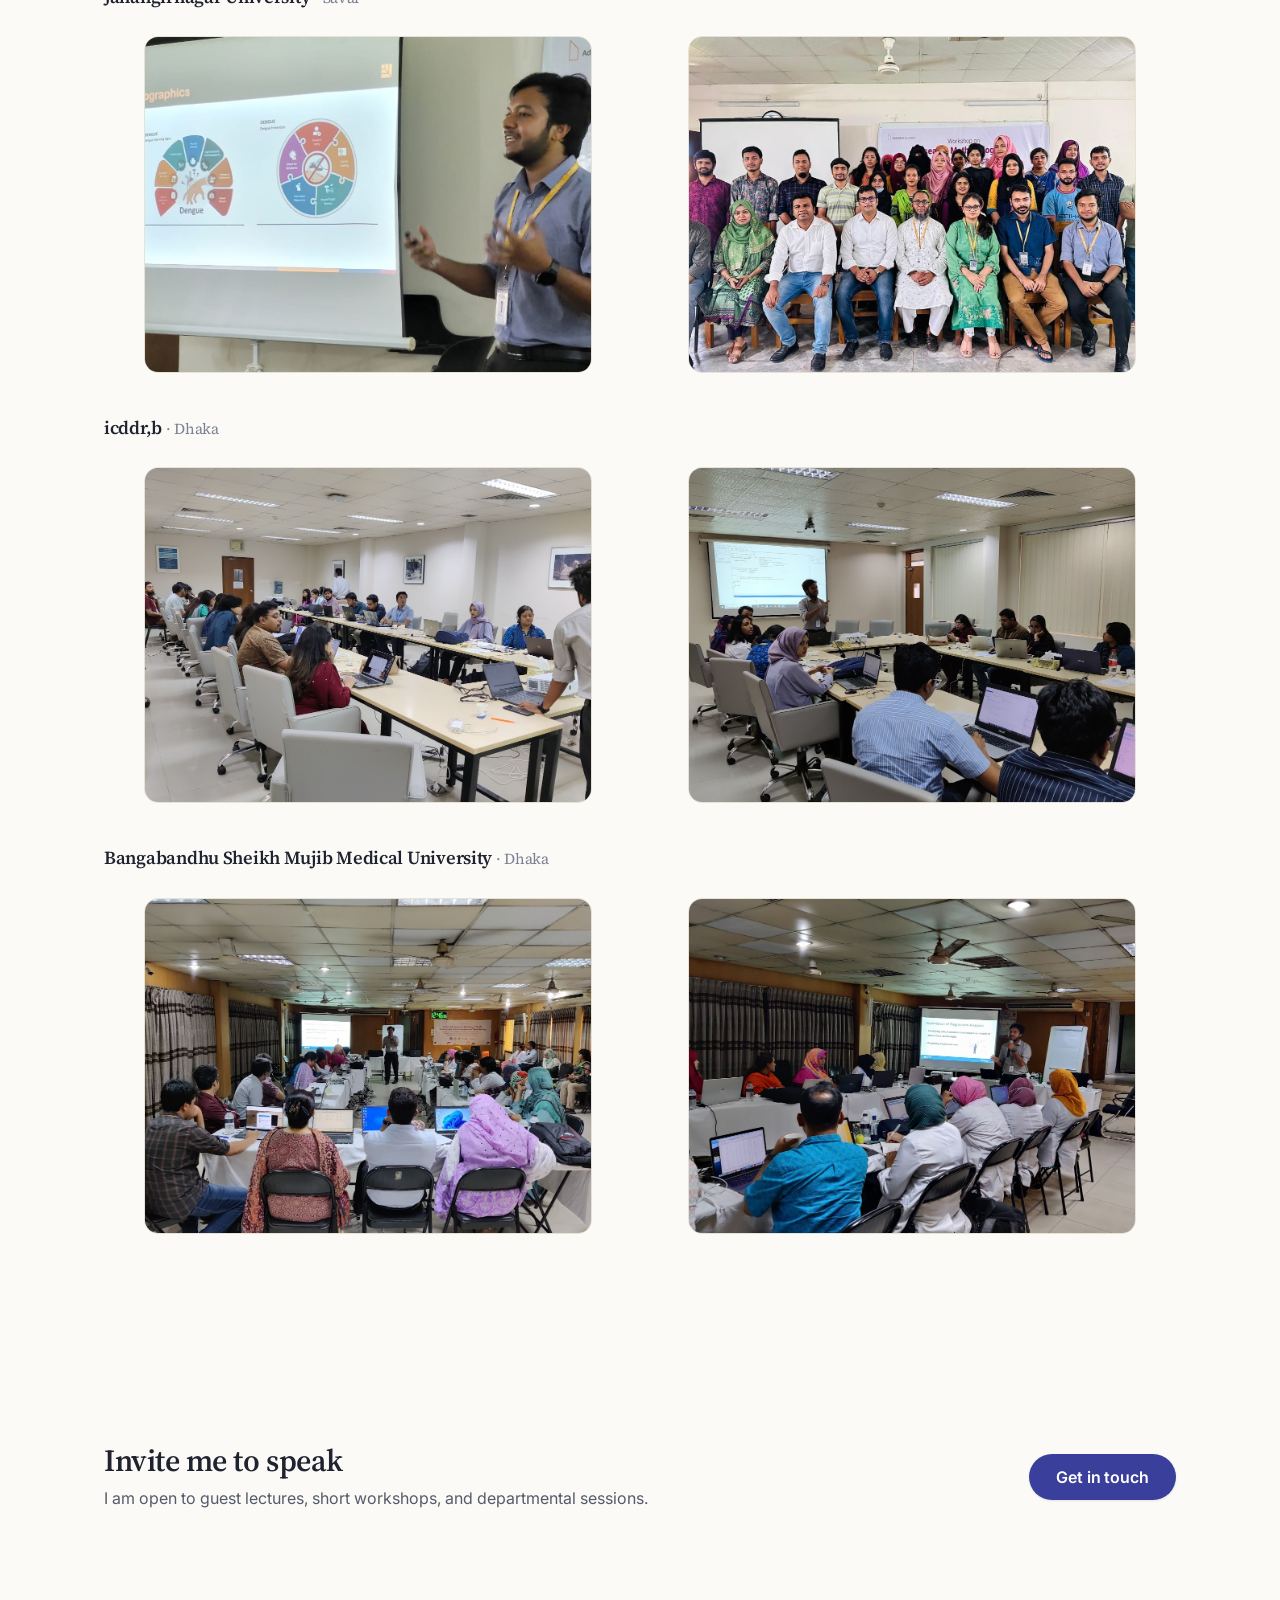
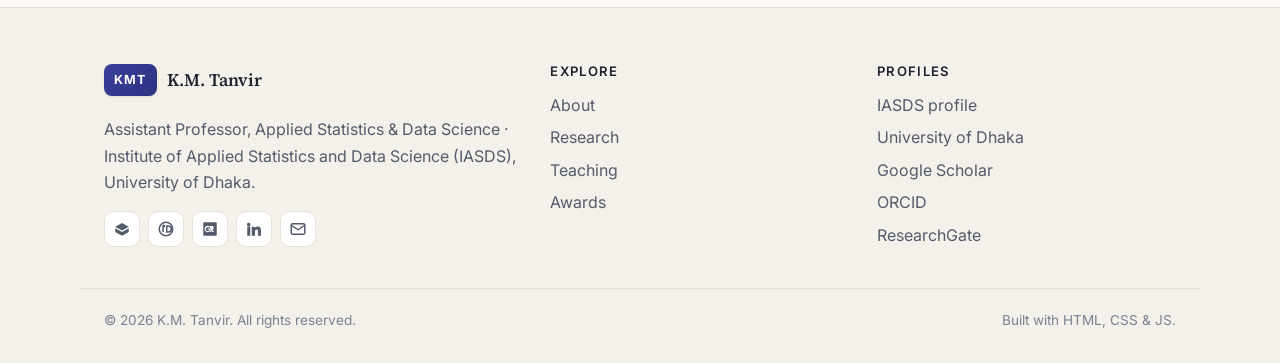
<file: talks.html>
<!doctype html>
<html lang="en">
<head>
  <!-- Google tag (gtag.js) -->
  <script async src="https://www.googletagmanager.com/gtag/js?id=G-LK40ZBLG1R"></script>
  <script>
    window.dataLayer = window.dataLayer || [];
    function gtag(){dataLayer.push(arguments);}
    gtag('js', new Date());

    gtag('config', 'G-LK40ZBLG1R');
  </script>
  <meta charset="utf-8">
  <meta name="viewport" content="width=device-width, initial-scale=1">
  <title>Statistical Talks | K.M. Tanvir</title>
  <meta name="description" content="Invited statistical talks and workshops delivered by K.M. Tanvir at universities and research institutes in Bangladesh.">
  <link rel="icon" type="image/svg+xml" href="assets/favicon.svg">
  <link rel="preconnect" href="https://fonts.googleapis.com">
  <link rel="preconnect" href="https://fonts.gstatic.com" crossorigin>
  <link href="https://fonts.googleapis.com/css2?family=Inter:wght@400;500;600;700&family=Source+Serif+4:opsz,wght@8..60,400;8..60,500;8..60,600;8..60,700&family=JetBrains+Mono:wght@400;500&display=swap" rel="stylesheet">
  <link rel="stylesheet" href="css/styles.css">
  <style>
    /* Talks page specific */
    .talk {
      display: grid;
      grid-template-columns: auto 1fr;
      gap: 22px;
      padding: 26px;
      background: var(--bg-elev);
      border: 1px solid var(--border);
      border-radius: var(--radius);
      transition: transform .25s var(--ease), box-shadow .25s var(--ease), border-color .25s var(--ease);
    }
    .talk:hover {
      transform: translateY(-2px);
      box-shadow: var(--shadow-md);
      border-color: var(--primary-200, var(--border));
    }
    .talk-index {
      width: 44px; height: 44px; flex-shrink: 0;
      display: inline-flex; align-items: center; justify-content: center;
      font-family: var(--font-serif); font-weight: 600; font-size: 1.05rem;
      color: var(--primary);
      background: var(--primary-50);
      border-radius: 50%;
    }
    .talk-body { display: grid; gap: 8px; }
    .talk-body h3 { font-size: 1.15rem; margin: 0; font-family: var(--font-serif); }
    .talk-venue { color: var(--text-muted); font-size: .95rem; font-style: italic; }
    .talk-city { color: var(--text-soft); font-size: .85rem; letter-spacing: .04em; }
    .venue-strip {
      display: grid; gap: 12px;
      grid-template-columns: repeat(auto-fit, minmax(180px, 1fr));
    }
    .venue-chip {
      display: inline-flex; align-items: center; justify-content: center;
      padding: 14px 18px;
      border: 1px solid var(--border);
      border-radius: 12px;
      background: var(--bg);
      color: var(--text);
      font: 500 .95rem var(--font-sans);
      text-align: center;
      min-height: 72px;
    }

    /* Talks photo gallery */
    .gallery-group { margin-top: 28px; }
    .gallery-group:first-of-type { margin-top: 8px; }
    .gallery-head {
      font-family: var(--font-serif);
      font-size: 1.15rem;
      margin: 0 0 12px;
      color: var(--text);
    }
    .gallery-head .gallery-place {
      color: var(--text-soft);
      font-size: .95rem;
      font-weight: 400;
    }
    .gallery-grid {
      display: grid;
      grid-template-columns: repeat(2, 1fr);
      gap: 16px;
    }
    @media (min-width: 860px) {
      .gallery-grid { grid-template-columns: repeat(2, 1fr); }
      .gallery-grid.cols-1 { grid-template-columns: 1fr; max-width: 640px; }
    }
    @media (max-width: 540px) { .gallery-grid { grid-template-columns: 1fr; } }
    .gallery-item {
      border-radius: 14px;
      overflow: hidden;
      border: 1px solid var(--border);
      background: var(--bg-muted);
      transition: transform .2s var(--ease), box-shadow .2s var(--ease);
    }
    .gallery-item:hover { transform: translateY(-2px); box-shadow: 0 14px 30px rgba(0,0,0,.08); }
    .gallery-item img {
      display: block;
      width: 100%;
      height: auto;
      aspect-ratio: 4 / 3;
      object-fit: cover;
    }
  </style>
</head>
<body>
  <!-- Navbar -->
  <header class="nav">
    <div class="container nav-inner">
      <a href="index.html" class="brand" aria-label="K.M. Tanvir — Home">
        <span class="brand-mark">KMT</span>
        <span>K.M. Tanvir</span>
      </a>
      <nav aria-label="Primary">
        <ul class="nav-links">
          <li><a href="index.html">Home</a></li>
          <li><a href="about.html">About</a></li>
          <li><a href="research.html">Research</a></li>
          <li><a href="teaching.html">Teaching</a></li>
          <li><a href="awards.html">Awards</a></li>
          <li><a href="contact.html">Contact</a></li>
        </ul>
      </nav>
      <div class="nav-tools">
        <button class="mode-toggle" data-theme-toggle aria-label="Toggle theme" aria-pressed="false" title="Toggle theme">
          <span class="mode-label-dark">Dark Mode</span>
          <span class="mode-label-light" style="display:none">Light Mode</span>
        </button>
        <button class="icon-btn menu-btn" data-drawer-open aria-label="Open menu">
          <svg viewBox="0 0 24 24" fill="none" stroke="currentColor" stroke-width="2" stroke-linecap="round" stroke-linejoin="round"><path d="M3 6h18M3 12h18M3 18h18"/></svg>
        </button>
      </div>
    </div>
  </header>

  <!-- Mobile drawer -->
  <aside class="drawer" aria-hidden="true">
    <div class="drawer-top">
      <span class="brand"><span class="brand-mark">KMT</span> K.M. Tanvir</span>
      <button class="icon-btn" data-drawer-close aria-label="Close menu">
        <svg viewBox="0 0 24 24" fill="none" stroke="currentColor" stroke-width="2" stroke-linecap="round" stroke-linejoin="round"><path d="M6 6l12 12M18 6L6 18"/></svg>
      </button>
    </div>
    <nav aria-label="Mobile">
      <ul>
        <li><a href="index.html">Home</a></li>
        <li><a href="about.html">About</a></li>
        <li><a href="research.html">Research</a></li>
        <li><a href="teaching.html">Teaching</a></li>
        <li><a href="awards.html">Awards</a></li>
        <li><a href="contact.html">Contact</a></li>
      </ul>
    </nav>
  </aside>

  <!-- Talks list -->
  <section id="talks" style="padding-top:clamp(72px,9vw,120px)">
    <div class="container">
      <div class="reveal">
        <span class="eyebrow">Sessions delivered</span>
        <h2 class="section-title">Recent talks</h2>
      </div>

      <div class="grid" style="gap:20px">

        <article class="talk reveal">
          <div class="talk-index">01</div>
          <div class="talk-body">
            <h3>Modern Data Visualization Techniques</h3>
            <div class="talk-venue">Shahjalal University of Science and Technology</div>
            <div class="talk-city">Sylhet, Bangladesh</div>
          </div>
        </article>

        <article class="talk reveal">
          <div class="talk-index">02</div>
          <div class="talk-body">
            <h3>Advanced Statistical Tools for Data Analysis</h3>
            <div class="talk-venue">Asian University for Women</div>
            <div class="talk-city">Chattogram, Bangladesh</div>
          </div>
        </article>

        <article class="talk reveal">
          <div class="talk-index">03</div>
          <div class="talk-body">
            <h3>Advanced Sampling Techniques</h3>
            <div class="talk-venue">Jahangirnagar University</div>
            <div class="talk-city">Savar, Bangladesh</div>
          </div>
        </article>

        <article class="talk reveal">
          <div class="talk-index">04</div>
          <div class="talk-body">
            <h3>Data Analysis using R and Stata</h3>
            <div class="talk-venue">International Centre for Diarrhoeal Disease Research, Bangladesh (icddr,b)</div>
            <div class="talk-city">Dhaka, Bangladesh</div>
          </div>
        </article>

        <article class="talk reveal">
          <div class="talk-index">05</div>
          <div class="talk-body">
            <h3>Developments in Generalized Linear Models</h3>
            <div class="talk-venue">Bangabandhu Sheikh Mujib Medical University</div>
            <div class="talk-city">Dhaka, Bangladesh</div>
          </div>
        </article>

        <article class="talk reveal">
          <div class="talk-index">06</div>
          <div class="talk-body">
            <h3>Data Analysis using Python</h3>
            <div class="talk-venue">National Academy for Defence Administration (NADA)</div>
            <div class="talk-city">Mirpur, Dhaka, Bangladesh</div>
          </div>
        </article>

        <article class="talk reveal">
          <div class="talk-index">07</div>
          <div class="talk-body">
            <h3>Data Analysis using SPSS</h3>
            <div class="talk-venue">National Defence College (NDC)</div>
            <div class="talk-city">Mirpur, Dhaka, Bangladesh</div>
          </div>
        </article>

        <article class="talk reveal">
          <div class="talk-index">08</div>
          <div class="talk-body">
            <h3>Data Analysis using SPSS</h3>
            <div class="talk-venue">Bangladesh University of Professionals (BUP)</div>
            <div class="talk-city">Mirpur, Dhaka, Bangladesh</div>
          </div>
        </article>

      </div>
    </div>
  </section>

  <!-- Host venues strip -->
  <section id="venues" style="background:var(--bg-muted);border-top:1px solid var(--border)">
    <div class="container">
      <div class="reveal">
        <span class="eyebrow">Host institutions</span>
        <h2 class="section-title">Places I have spoken</h2>
      </div>
      <div class="venue-strip reveal">
        <div class="venue-chip">Shahjalal University of Science and Technology</div>
        <div class="venue-chip">Asian University for Women</div>
        <div class="venue-chip">Jahangirnagar University</div>
        <div class="venue-chip">icddr,b</div>
        <div class="venue-chip">Bangabandhu Sheikh Mujib Medical University</div>
        <div class="venue-chip">National Academy for Defence Administration</div>
        <div class="venue-chip">National Defence College</div>
        <div class="venue-chip">Bangladesh University of Professionals</div>
      </div>
    </div>
  </section>

  <!-- Photo gallery -->
  <section id="talk-gallery">
    <div class="container">
      <div class="reveal">
        <span class="eyebrow">Moments from the road</span>
        <h2 class="section-title">Photos from talks</h2>
      </div>

      <div class="gallery-group reveal">
        <h3 class="gallery-head">Shahjalal University of Science and Technology <span class="gallery-place">· Sylhet</span></h3>
        <div class="gallery-grid">
          <figure class="gallery-item"><img src="assets/talks/sust1.jpg" alt="Talk at Shahjalal University of Science and Technology" loading="lazy"></figure>
          <figure class="gallery-item"><img src="assets/talks/SUSt2.jpg" alt="Talk at Shahjalal University of Science and Technology" loading="lazy"></figure>
        </div>
      </div>

      <div class="gallery-group reveal">
        <h3 class="gallery-head">Asian University for Women <span class="gallery-place">· Chattogram</span></h3>
        <div class="gallery-grid">
          <figure class="gallery-item"><img src="assets/talks/AUW1.jpg" alt="Talk at Asian University for Women" loading="lazy"></figure>
          <figure class="gallery-item"><img src="assets/talks/AUW2.jpg" alt="Talk at Asian University for Women" loading="lazy"></figure>
        </div>
      </div>

      <div class="gallery-group reveal">
        <h3 class="gallery-head">Jahangirnagar University <span class="gallery-place">· Savar</span></h3>
        <div class="gallery-grid">
          <figure class="gallery-item"><img src="assets/talks/JU1.jpg" alt="Talk at Jahangirnagar University" loading="lazy"></figure>
          <figure class="gallery-item"><img src="assets/talks/JU2.jpg" alt="Talk at Jahangirnagar University" loading="lazy"></figure>
        </div>
      </div>

      <div class="gallery-group reveal">
        <h3 class="gallery-head">icddr,b <span class="gallery-place">· Dhaka</span></h3>
        <div class="gallery-grid">
          <figure class="gallery-item"><img src="assets/talks/icddrb1.jpg" alt="Talk at icddr,b" loading="lazy"></figure>
          <figure class="gallery-item"><img src="assets/talks/icddrb2.jpg" alt="Talk at icddr,b" loading="lazy"></figure>
        </div>
      </div>

      <div class="gallery-group reveal">
        <h3 class="gallery-head">Bangabandhu Sheikh Mujib Medical University <span class="gallery-place">· Dhaka</span></h3>
        <div class="gallery-grid">
          <figure class="gallery-item"><img src="assets/talks/BMU1.jpg" alt="Talk at Bangabandhu Sheikh Mujib Medical University" loading="lazy"></figure>
          <figure class="gallery-item"><img src="assets/talks/BMU2.jpg" alt="Talk at Bangabandhu Sheikh Mujib Medical University" loading="lazy"></figure>
        </div>
      </div>
    </div>
  </section>

  <!-- CTA band -->
  <section id="cta-invite" style="border-top:none">
    <div class="container reveal" style="display:flex;justify-content:space-between;gap:24px;align-items:center;flex-wrap:wrap;">
      <div>
        <h2 style="margin-bottom:6px">Invite me to speak</h2>
        <p style="margin:0;color:var(--text-muted);max-width:60ch">I am open to guest lectures, short workshops, and departmental sessions.</p>
      </div>
      <div class="flex gap-2" style="flex-wrap:wrap">
        <a class="btn btn-primary" href="contact.html">Get in touch</a>
      </div>
    </div>
  </section>

  <!-- Footer -->
  <footer class="footer">
    <div class="container footer-inner">
      <div>
        <span class="brand" style="margin-bottom:10px"><span class="brand-mark">KMT</span> K.M. Tanvir</span>
        <p style="max-width:48ch;margin-top:10px">Assistant Professor, Applied Statistics &amp; Data Science · Institute of Applied Statistics and Data Science (IASDS), University of Dhaka.</p>
        <div class="social-row" aria-label="Social links">
          <a href="https://scholar.google.com/citations?user=BQIZmwIAAAAJ&hl=en" target="_blank" rel="noopener" aria-label="Google Scholar"><svg viewBox="0 0 24 24" fill="currentColor"><path d="M12 14l9-5-9-5-9 5 9 5zm0 2L3 11v5l9 5 9-5v-5l-9 5z"/></svg></a>
          <a href="https://orcid.org/0000-0002-6106-2905" target="_blank" rel="noopener" aria-label="ORCID"><svg viewBox="0 0 24 24" fill="none" stroke="currentColor" stroke-width="2"><circle cx="12" cy="12" r="9"/><path d="M8 8v8M8 8a1 1 0 1 0 0-.001M13 8h2a4 4 0 0 1 0 8h-2V8z"/></svg></a>
          <a href="https://www.researchgate.net/profile/Km-Tanvir" target="_blank" rel="noopener" aria-label="ResearchGate"><svg viewBox="0 0 24 24" fill="currentColor"><path d="M19.6 3H4.4A1.4 1.4 0 0 0 3 4.4v15.2A1.4 1.4 0 0 0 4.4 21h15.2a1.4 1.4 0 0 0 1.4-1.4V4.4A1.4 1.4 0 0 0 19.6 3zM9 16.2c-2.4 0-4.3-1.9-4.3-4.2S6.6 7.8 9 7.8c1.2 0 2.2.4 3 1.1l-1.2 1.2a2.7 2.7 0 0 0-1.8-.6c-1.6 0-2.8 1.2-2.8 2.7s1.2 2.7 2.8 2.7c1.4 0 2.3-.8 2.5-1.9H9v-1.6h4a5 5 0 0 1-4 4.8zM17.3 16h-1.9l-1.5-2.2h-.3V16h-1.7V8.1h2.5c1.7 0 2.6.8 2.6 2.2 0 1-.6 1.8-1.6 2l1.9 3.7z"/></svg></a>
          <a href="https://www.linkedin.com/in/k-m-tanvir-16aa88148/" target="_blank" rel="noopener" aria-label="LinkedIn"><svg viewBox="0 0 24 24" fill="currentColor"><path d="M4.98 3.5a2.5 2.5 0 1 1 0 5 2.5 2.5 0 0 1 0-5zM3 9h4v12H3zM9 9h3.8v1.7h.1c.5-1 1.8-2 3.7-2 4 0 4.7 2.6 4.7 5.9V21h-4v-5.3c0-1.3 0-3-1.8-3s-2.1 1.4-2.1 2.9V21H9z"/></svg></a>
          <a href="mailto:kmtanvir@isrt.ac.bd" aria-label="Email"><svg viewBox="0 0 24 24" fill="none" stroke="currentColor" stroke-width="2" stroke-linecap="round" stroke-linejoin="round"><rect x="3" y="5" width="18" height="14" rx="2"/><path d="M3 7l9 6 9-6"/></svg></a>
        </div>
      </div>
      <div>
        <h4>Explore</h4>
        <ul>
          <li><a href="about.html">About</a></li>
          <li><a href="research.html">Research</a></li>
          <li><a href="teaching.html">Teaching</a></li>
          <li><a href="awards.html">Awards</a></li>
        </ul>
      </div>
      <div>
        <h4>Profiles</h4>
        <ul>
          <li><a href="https://isrt.ac.bd/people/tanvir/" target="_blank" rel="noopener">IASDS profile</a></li>
          <li><a href="https://www.du.ac.bd/faculty/faculty_details/ISR/63177" target="_blank" rel="noopener">University of Dhaka</a></li>
          <li><a href="https://scholar.google.com/citations?user=BQIZmwIAAAAJ&hl=en" target="_blank" rel="noopener">Google Scholar</a></li>
          <li><a href="https://orcid.org/0000-0002-6106-2905" target="_blank" rel="noopener">ORCID</a></li>
          <li><a href="https://www.researchgate.net/profile/Km-Tanvir" target="_blank" rel="noopener">ResearchGate</a></li>
        </ul>
      </div>
    </div>
    <div class="container footer-bottom">
      <span>© <span data-year>2026</span> K.M. Tanvir. All rights reserved.</span>
      <span>Built with HTML, CSS &amp; JS.</span>
    </div>
  </footer>

  <script src="js/main.js"></script>
</body>
</html>
</file>
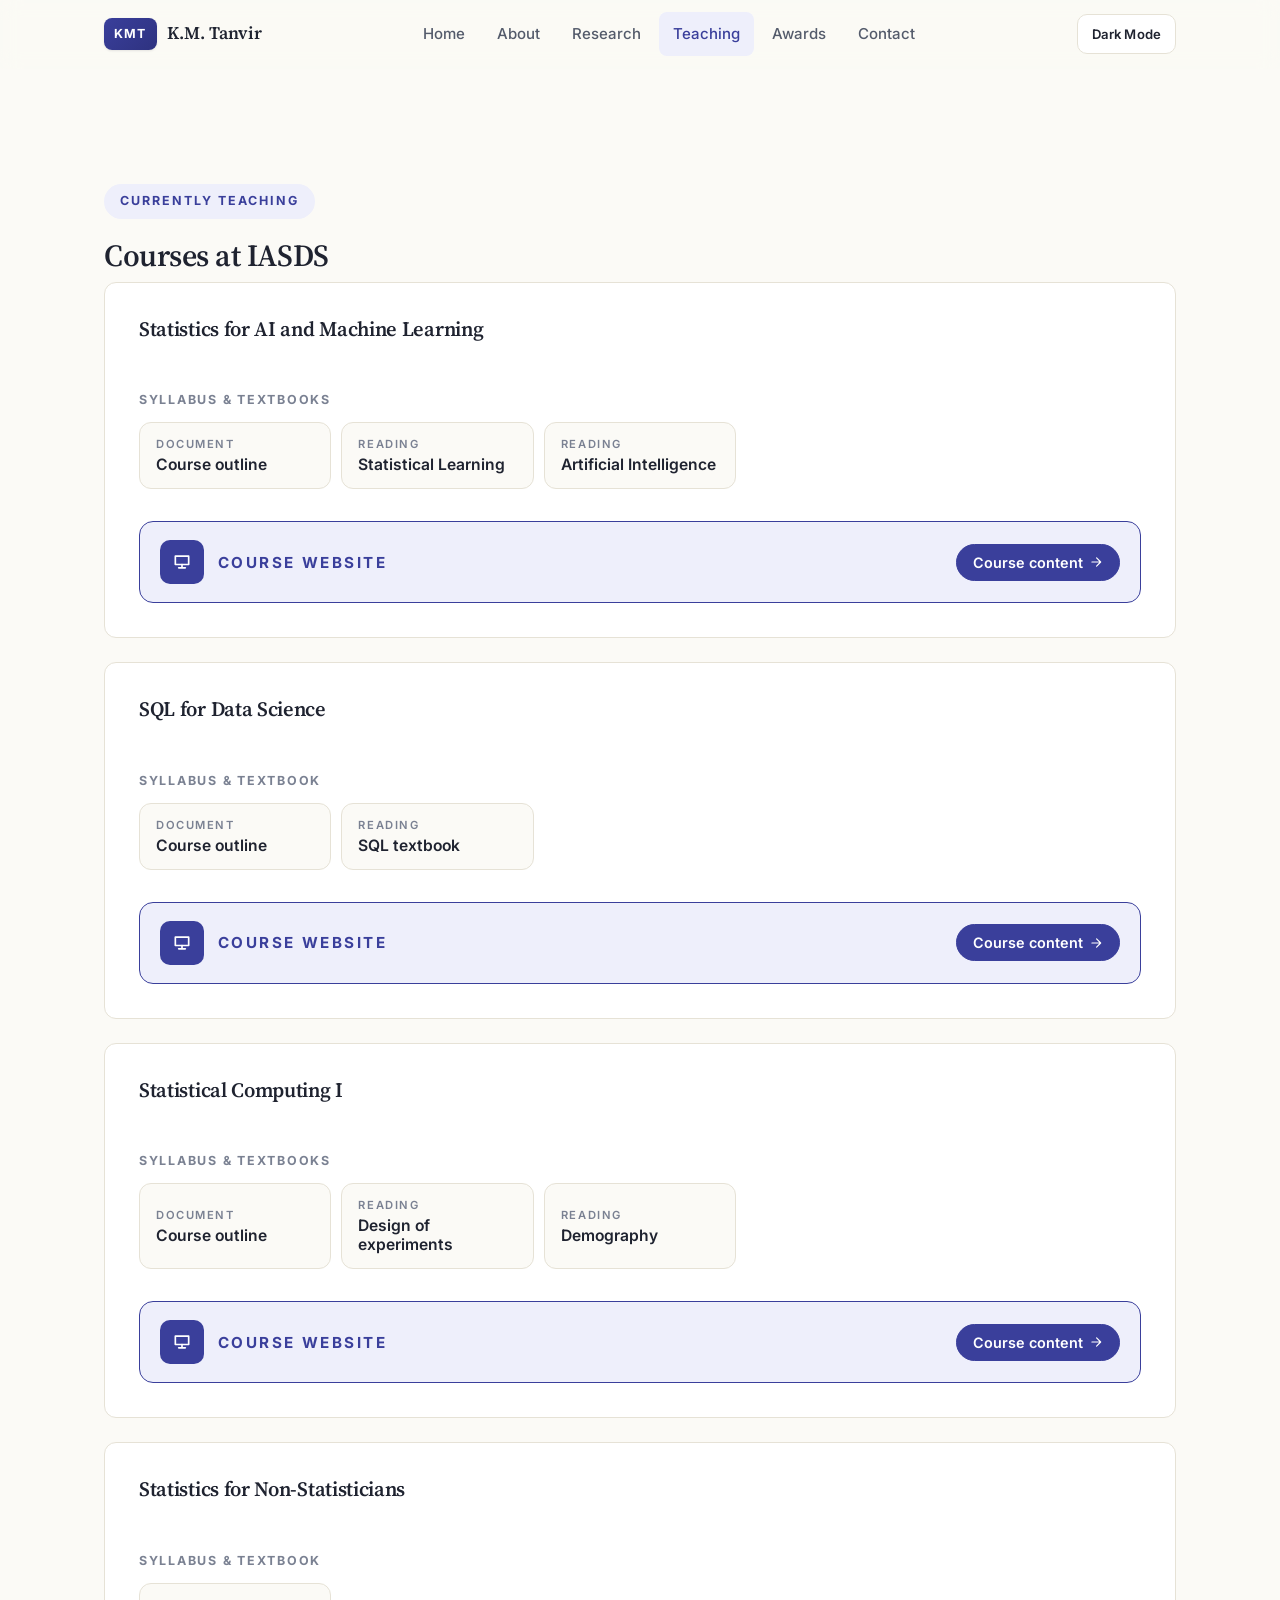
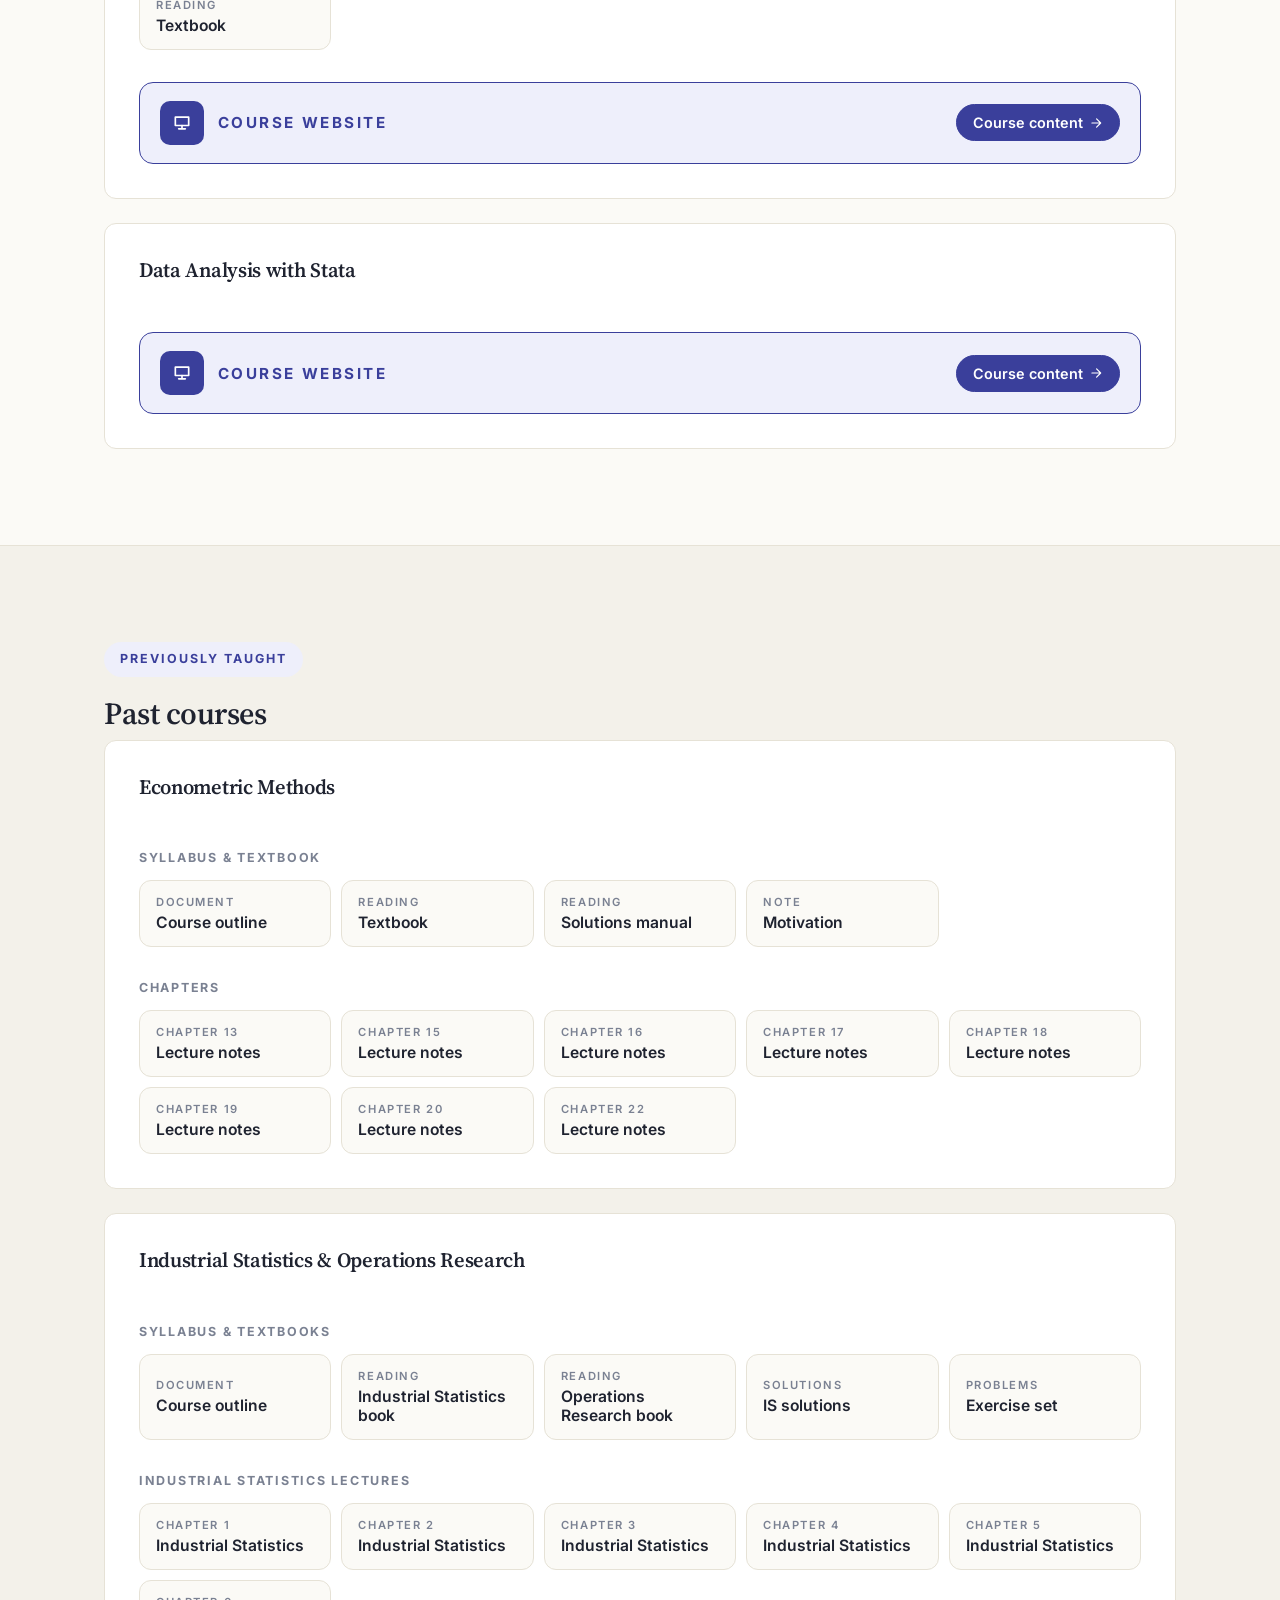
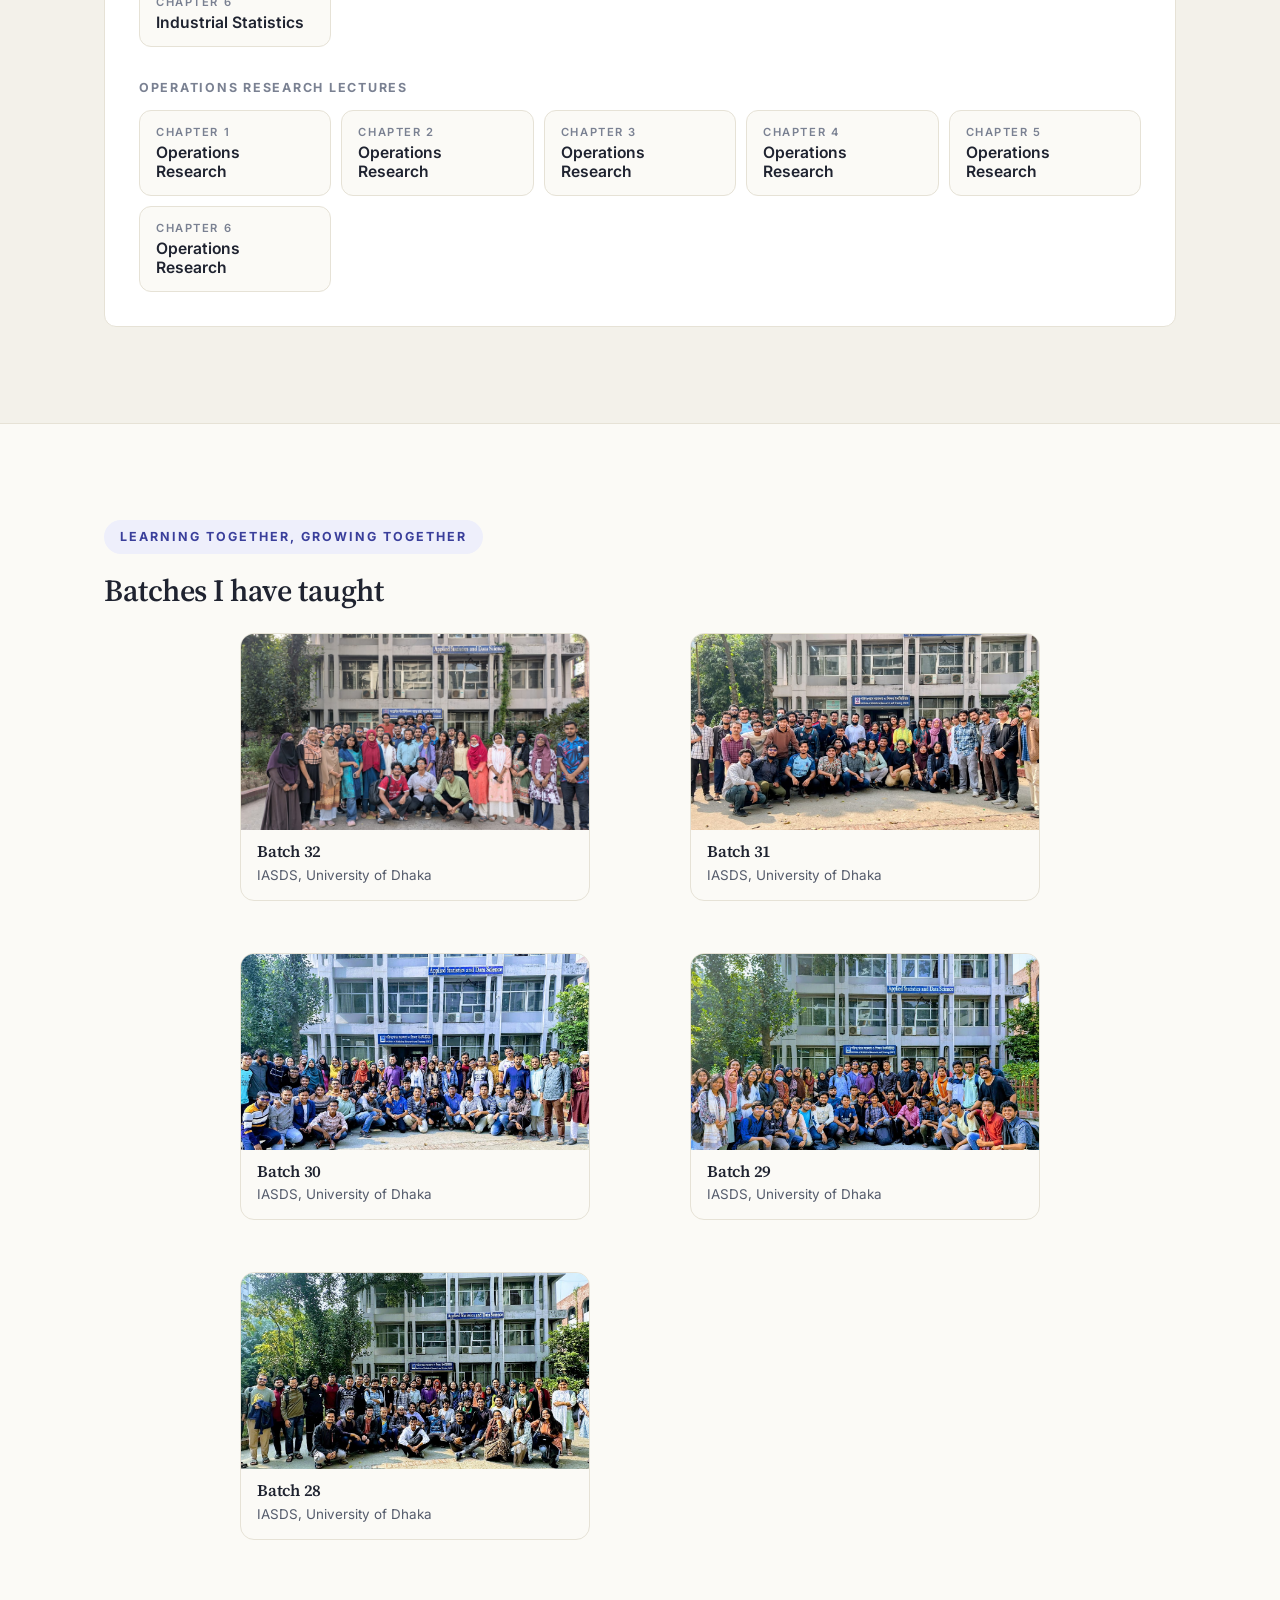
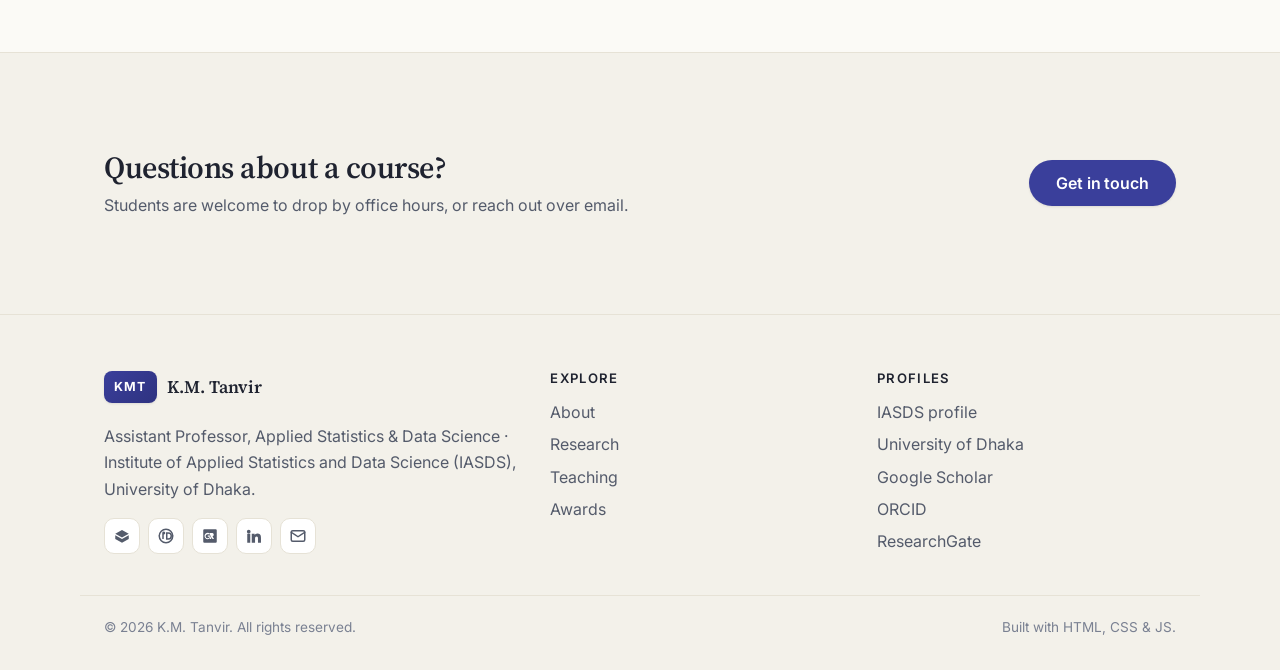
<file: teaching.html>
<!doctype html>
<html lang="en">
<head>
  <!-- Google tag (gtag.js) -->
  <script async src="https://www.googletagmanager.com/gtag/js?id=G-LK40ZBLG1R"></script>
  <script>
    window.dataLayer = window.dataLayer || [];
    function gtag(){dataLayer.push(arguments);}
    gtag('js', new Date());

    gtag('config', 'G-LK40ZBLG1R');
  </script>
  <meta charset="utf-8">
  <meta name="viewport" content="width=device-width, initial-scale=1">
  <title>Teaching | K.M. Tanvir</title>
  <meta name="description" content="Courses taught by K.M. Tanvir at IASDS, University of Dhaka — Statistics for AI and Machine Learning, SQL for Data Science, Statistical Computing, and more.">
  <link rel="icon" type="image/svg+xml" href="assets/favicon.svg">
  <link rel="preconnect" href="https://fonts.googleapis.com">
  <link rel="preconnect" href="https://fonts.gstatic.com" crossorigin>
  <link href="https://fonts.googleapis.com/css2?family=Inter:wght@400;500;600;700&family=Source+Serif+4:opsz,wght@8..60,400;8..60,500;8..60,600;8..60,700&family=JetBrains+Mono:wght@400;500&display=swap" rel="stylesheet">
  <link rel="stylesheet" href="css/styles.css">
  <style>
    /* Teaching page specific helpers */
    .course { padding: 30px; }
    @media (min-width: 860px) { .course { padding: 34px; } }
    .course > h3 {
      font-family: var(--font-serif);
      font-size: clamp(1.25rem, 1.6vw, 1.5rem);
      margin: 0 0 18px;
    }
    .course-section { display: grid; gap: 10px; margin-top: 18px; }
    .course-section h4 {
      font-family: var(--font-sans);
      font-size: .78rem;
      font-weight: 700;
      color: var(--text-soft);
      letter-spacing: .14em;
      text-transform: uppercase;
      margin: 4px 0 4px;
    }

    /* Prominent chapter/section grid */
    .chapter-grid {
      display: grid;
      grid-template-columns: repeat(auto-fill, minmax(180px, 1fr));
      gap: 10px;
    }
    .chapter-card {
      display: flex; flex-direction: column; justify-content: center;
      min-height: 64px; padding: 14px 16px;
      border-radius: 12px;
      border: 1px solid var(--border);
      background: var(--bg);
      color: var(--text);
      text-decoration: none;
      transition: transform .18s var(--ease), border-color .18s var(--ease), background .18s var(--ease), color .18s var(--ease);
    }
    .chapter-card:hover {
      transform: translateY(-2px);
      border-color: var(--primary);
      background: var(--primary-50);
      color: var(--primary);
    }
    .chapter-card .ch-eyebrow {
      font: 600 .7rem var(--font-sans);
      letter-spacing: .14em;
      text-transform: uppercase;
      color: var(--text-soft);
    }
    .chapter-card .ch-title {
      font: 600 .98rem var(--font-sans);
      margin-top: 4px;
      color: inherit;
    }
    .chapter-card:hover .ch-eyebrow { color: var(--primary); opacity: .9; }

    /* Interactive Content — highlighted, fully clickable */
    .interactive-box {
      display: flex; flex-wrap: wrap; align-items: center; gap: 14px;
      margin-top: 20px; padding: 18px 20px;
      border-radius: 14px;
      color: var(--text);
      text-decoration: none;
      background: var(--primary-50);
      border: 1.5px solid var(--primary);
      position: relative; overflow: hidden;
      transition: transform .2s var(--ease), background .2s var(--ease), border-color .2s var(--ease);
    }
    .interactive-box:hover {
      transform: translateY(-2px);
      background: var(--primary-50);
    }
    .interactive-box .ir-icon {
      width: 44px; height: 44px; flex-shrink: 0;
      display: inline-flex; align-items: center; justify-content: center;
      border-radius: 10px;
      background: var(--primary);
      color: #fff;
      animation: ir-pulse 2.6s ease-in-out infinite;
    }
    @keyframes ir-pulse {
      0%, 100% { transform: scale(1); }
      50%      { transform: scale(1.06); }
    }
    .interactive-box:hover .ir-icon { animation-play-state: paused; }
    .interactive-box .ir-icon svg { width: 20px; height: 20px; }
    .interactive-box .ir-text { display: grid; gap: 3px; min-width: 0; flex: 1; }
    .interactive-box .ir-eyebrow {
      font: 700 .95rem var(--font-sans);
      letter-spacing: .16em;
      text-transform: uppercase;
      color: var(--primary);
    }
    .interactive-box .ir-title {
      font: 600 1.05rem var(--font-sans);
      color: var(--text);
      line-height: 1.3;
    }
    .interactive-box .ir-cta {
      margin-left: auto;
      display: inline-flex; align-items: center; gap: 6px;
      font: 600 .9rem var(--font-sans);
      color: #fff;
      border: 1px solid var(--primary);
      padding: 9px 16px;
      border-radius: 999px;
      background: var(--primary);
      transition: background .18s var(--ease), color .18s var(--ease), transform .18s var(--ease);
    }
    .interactive-box:hover .ir-cta { transform: translateX(2px); }
    .interactive-box .ir-cta svg { width: 14px; height: 14px; transition: transform .18s var(--ease); }
    .interactive-box:hover .ir-cta svg { transform: translateX(3px); }
    @media (max-width: 640px) {
      .interactive-box {
        padding: 16px;
        gap: 12px;
      }
      .interactive-box .ir-eyebrow {
        font-size: .82rem;
        letter-spacing: .12em;
      }
      .interactive-box .ir-text {
        flex: 1 1 calc(100% - 56px);
        min-width: 0;
      }
      .interactive-box .ir-cta {
        display: none;
      }
    }

    /* Batch gallery — 2 per row, scaled down */
    .batch-grid {
      display: grid;
      grid-template-columns: repeat(2, 1fr);
      gap: 20px;
      max-width: 880px;
      margin: 0 auto;
    }
    @media (max-width: 640px) { .batch-grid { grid-template-columns: 1fr; } }
    .batch-card {
      border-radius: 14px;
      overflow: hidden;
      border: 1px solid var(--border);
      background: var(--bg);
      transition: transform .2s var(--ease), box-shadow .2s var(--ease);
    }
    .batch-card:hover { transform: translateY(-3px); box-shadow: 0 14px 30px rgba(0,0,0,.08); }
    .batch-card img {
      display: block; width: 100%;
      aspect-ratio: 16 / 9;
      object-fit: cover; background: var(--bg-muted);
    }
    .batch-card .bc-body { padding: 12px 16px 14px; }
    .batch-card h4 {
      margin: 0 0 2px; font-family: var(--font-serif); font-size: 1.02rem;
    }
    .batch-card p { margin: 0; color: var(--text-muted); font-size: .84rem; }
  </style>
</head>
<body>
  <!-- Navbar -->
  <header class="nav">
    <div class="container nav-inner">
      <a href="index.html" class="brand" aria-label="K.M. Tanvir — Home">
        <span class="brand-mark">KMT</span>
        <span>K.M. Tanvir</span>
      </a>
      <nav aria-label="Primary">
        <ul class="nav-links">
          <li><a href="index.html">Home</a></li>
          <li><a href="about.html">About</a></li>
          <li><a href="research.html">Research</a></li>
          <li><a href="teaching.html">Teaching</a></li>
          <li><a href="awards.html">Awards</a></li>
          <li><a href="contact.html">Contact</a></li>
        </ul>
      </nav>
      <div class="nav-tools">
        <button class="mode-toggle" data-theme-toggle aria-label="Toggle theme" aria-pressed="false" title="Toggle theme">
          <span class="mode-label-dark">Dark Mode</span>
          <span class="mode-label-light" style="display:none">Light Mode</span>
        </button>
        <button class="icon-btn menu-btn" data-drawer-open aria-label="Open menu">
          <svg viewBox="0 0 24 24" fill="none" stroke="currentColor" stroke-width="2" stroke-linecap="round" stroke-linejoin="round"><path d="M3 6h18M3 12h18M3 18h18"/></svg>
        </button>
      </div>
    </div>
  </header>

  <!-- Mobile drawer -->
  <aside class="drawer" aria-hidden="true">
    <div class="drawer-top">
      <span class="brand"><span class="brand-mark">KMT</span> K.M. Tanvir</span>
      <button class="icon-btn" data-drawer-close aria-label="Close menu">
        <svg viewBox="0 0 24 24" fill="none" stroke="currentColor" stroke-width="2" stroke-linecap="round" stroke-linejoin="round"><path d="M6 6l12 12M18 6L6 18"/></svg>
      </button>
    </div>
    <nav aria-label="Mobile">
      <ul>
        <li><a href="index.html">Home</a></li>
        <li><a href="about.html">About</a></li>
        <li><a href="research.html">Research</a></li>
        <li><a href="teaching.html">Teaching</a></li>
        <li><a href="awards.html">Awards</a></li>
        <li><a href="contact.html">Contact</a></li>
      </ul>
    </nav>
  </aside>

  <!-- Currently teaching -->
  <section id="current" style="padding-top:clamp(72px,9vw,120px)">
    <div class="container">
      <div class="reveal">
        <span class="eyebrow">Currently teaching</span>
        <h2 class="section-title">Courses at IASDS</h2>
      </div>

      <div class="grid" style="gap:24px">

        <!-- Statistics for AI and Machine Learning -->
        <article class="course reveal">
          <h3>Statistics for AI and Machine Learning</h3>

          <div class="course-section">
            <h4>Syllabus &amp; textbooks</h4>
            <div class="chapter-grid">
              <a class="chapter-card" href="https://drive.google.com/file/d/1lRd3DD6J93Bo2ZrMBU7PfK0BBelvkldJ/view?usp=sharing" target="_blank" rel="noopener"><span class="ch-eyebrow">Document</span><span class="ch-title">Course outline</span></a>
              <a class="chapter-card" href="https://drive.google.com/file/d/1ETDUrqvN4Ed6kSQDqTVTY3yB947aseRT/view?usp=sharing" target="_blank" rel="noopener"><span class="ch-eyebrow">Reading</span><span class="ch-title">Statistical Learning</span></a>
              <a class="chapter-card" href="https://drive.google.com/file/d/1GMbocFj_clO5JqzdaQd_tLQu68TAQd6d/view?usp=sharing" target="_blank" rel="noopener"><span class="ch-eyebrow">Reading</span><span class="ch-title">Artificial Intelligence</span></a>
            </div>
          </div>

          <a class="interactive-box" href="https://kmtanvir.github.io/Machine-Learning/" target="_blank" rel="noopener" aria-label="Visit the course page for Statistics for AI and Machine Learning">
            <span class="ir-icon" aria-hidden="true">
              <svg viewBox="0 0 24 24" fill="none" stroke="currentColor" stroke-width="2" stroke-linecap="round" stroke-linejoin="round"><path d="M4 5h16v10H4z"/><path d="M8 19h8M12 15v4"/></svg>
            </span>
            <span class="ir-text">
              <span class="ir-eyebrow">Course Website</span>
            </span>
            <span class="ir-cta">Course content
              <svg viewBox="0 0 24 24" fill="none" stroke="currentColor" stroke-width="2" stroke-linecap="round" stroke-linejoin="round"><path d="M5 12h14M13 5l7 7-7 7"/></svg>
            </span>
          </a>
        </article>

        <!-- SQL for Data Science -->
        <article class="course reveal">
          <h3>SQL for Data Science</h3>

          <div class="course-section">
            <h4>Syllabus &amp; textbook</h4>
            <div class="chapter-grid">
              <a class="chapter-card" href="https://drive.google.com/file/d/15L9R8zcEoBSrIS9jfR7tnmMAzSocctXB/view?usp=sharing" target="_blank" rel="noopener"><span class="ch-eyebrow">Document</span><span class="ch-title">Course outline</span></a>
              <a class="chapter-card" href="https://drive.google.com/file/d/1PAJU9RRhHnbmlxFVrgzJe_AiUaJvyPJ6/view?usp=drive_link" target="_blank" rel="noopener"><span class="ch-eyebrow">Reading</span><span class="ch-title">SQL textbook</span></a>
            </div>
          </div>

          <a class="interactive-box" href="https://kmtanvir.github.io/SQL-Course/" target="_blank" rel="noopener" aria-label="Start the live course for SQL for Data Science">
            <span class="ir-icon" aria-hidden="true">
              <svg viewBox="0 0 24 24" fill="none" stroke="currentColor" stroke-width="2" stroke-linecap="round" stroke-linejoin="round"><path d="M4 5h16v10H4z"/><path d="M8 19h8M12 15v4"/></svg>
            </span>
            <span class="ir-text">
              <span class="ir-eyebrow">Course Website</span>
            </span>
            <span class="ir-cta">Course content
              <svg viewBox="0 0 24 24" fill="none" stroke="currentColor" stroke-width="2" stroke-linecap="round" stroke-linejoin="round"><path d="M5 12h14M13 5l7 7-7 7"/></svg>
            </span>
          </a>
        </article>

        <!-- Statistical Computing I -->
        <article class="course reveal">
          <h3>Statistical Computing I</h3>

          <div class="course-section">
            <h4>Syllabus &amp; textbooks</h4>
            <div class="chapter-grid">
              <a class="chapter-card" href="https://drive.google.com/file/d/1-562OVRH8VbvFEqGiHhwWqvJRL_IJwHv/view?usp=sharing" target="_blank" rel="noopener"><span class="ch-eyebrow">Document</span><span class="ch-title">Course outline</span></a>
              <a class="chapter-card" href="https://drive.google.com/file/d/1E8lrNHU20zPsa8_vdpNJOmKVxOY6fjoh/view?usp=drive_link" target="_blank" rel="noopener"><span class="ch-eyebrow">Reading</span><span class="ch-title">Design of experiments</span></a>
              <a class="chapter-card" href="https://drive.google.com/file/d/1FqBaRcWLK3pa9zvxB_AP8g4wuszNjOmq/view?usp=drive_link" target="_blank" rel="noopener"><span class="ch-eyebrow">Reading</span><span class="ch-title">Demography</span></a>
            </div>
          </div>

          <a class="interactive-box" href="https://kmtanvir.github.io/Statistical-Computing-I/" target="_blank" rel="noopener" aria-label="Start the live course for Statistical Computing I">
            <span class="ir-icon" aria-hidden="true">
              <svg viewBox="0 0 24 24" fill="none" stroke="currentColor" stroke-width="2" stroke-linecap="round" stroke-linejoin="round"><path d="M4 5h16v10H4z"/><path d="M8 19h8M12 15v4"/></svg>
            </span>
            <span class="ir-text">
              <span class="ir-eyebrow">Course Website</span>
            </span>
            <span class="ir-cta">Course content
              <svg viewBox="0 0 24 24" fill="none" stroke="currentColor" stroke-width="2" stroke-linecap="round" stroke-linejoin="round"><path d="M5 12h14M13 5l7 7-7 7"/></svg>
            </span>
          </a>
        </article>

        <!-- Statistics for Non-Statisticians -->
        <article class="course reveal">
          <h3>Statistics for Non-Statisticians</h3>

          <div class="course-section">
            <h4>Syllabus &amp; textbook</h4>
            <div class="chapter-grid">
              <a class="chapter-card" href="https://drive.google.com/file/d/1ffwZECW9gRkTPb8_MjrgnfL5NXxp-K9N/view?usp=sharing" target="_blank" rel="noopener"><span class="ch-eyebrow">Reading</span><span class="ch-title">Textbook</span></a>
            </div>
          </div>

          <a class="interactive-box" href="https://kmtanvir.github.io/Statistics/" target="_blank" rel="noopener" aria-label="Start the live course for Statistics for Non-Statisticians">
            <span class="ir-icon" aria-hidden="true">
              <svg viewBox="0 0 24 24" fill="none" stroke="currentColor" stroke-width="2" stroke-linecap="round" stroke-linejoin="round"><path d="M4 5h16v10H4z"/><path d="M8 19h8M12 15v4"/></svg>
            </span>
            <span class="ir-text">
              <span class="ir-eyebrow">Course Website</span>
            </span>
            <span class="ir-cta">Course content
              <svg viewBox="0 0 24 24" fill="none" stroke="currentColor" stroke-width="2" stroke-linecap="round" stroke-linejoin="round"><path d="M5 12h14M13 5l7 7-7 7"/></svg>
            </span>
          </a>
        </article>

        <!-- Data Analysis with Stata -->
        <article class="course reveal">
          <h3>Data Analysis with Stata</h3>

          <a class="interactive-box" href="https://kmtanvir.github.io/Stata/" target="_blank" rel="noopener" aria-label="Start the live course for Data Analysis with Stata">
            <span class="ir-icon" aria-hidden="true">
              <svg viewBox="0 0 24 24" fill="none" stroke="currentColor" stroke-width="2" stroke-linecap="round" stroke-linejoin="round"><path d="M4 5h16v10H4z"/><path d="M8 19h8M12 15v4"/></svg>
            </span>
            <span class="ir-text">
              <span class="ir-eyebrow">Course Website</span>
            </span>
            <span class="ir-cta">Course content
              <svg viewBox="0 0 24 24" fill="none" stroke="currentColor" stroke-width="2" stroke-linecap="round" stroke-linejoin="round"><path d="M5 12h14M13 5l7 7-7 7"/></svg>
            </span>
          </a>
        </article>

      </div>
    </div>
  </section>

  <!-- Previously taught -->
  <section id="previous" style="background:var(--bg-muted);border-top:1px solid var(--border)">
    <div class="container">
      <div class="reveal">
        <span class="eyebrow">Previously taught</span>
        <h2 class="section-title">Past courses</h2>
      </div>

      <div class="grid" style="gap:24px">

        <!-- Econometric Methods -->
        <article class="course reveal">
          <h3>Econometric Methods</h3>

          <div class="course-section">
            <h4>Syllabus &amp; textbook</h4>
            <div class="chapter-grid">
              <a class="chapter-card" href="https://drive.google.com/file/d/120X4_3IkSjN1gNt6cGUo02unjHfIPzIY/view?usp=sharing" target="_blank" rel="noopener"><span class="ch-eyebrow">Document</span><span class="ch-title">Course outline</span></a>
              <a class="chapter-card" href="https://drive.google.com/file/d/1bDvkg4vErWuusEqCUyM_oE3RmLRz7Ry9/view?usp=sharing" target="_blank" rel="noopener"><span class="ch-eyebrow">Reading</span><span class="ch-title">Textbook</span></a>
              <a class="chapter-card" href="https://drive.google.com/file/d/15vtN4SzkAZmRxlCIL2-XYOonpIIxHq66/view?usp=sharing" target="_blank" rel="noopener"><span class="ch-eyebrow">Reading</span><span class="ch-title">Solutions manual</span></a>
              <a class="chapter-card" href="https://drive.google.com/file/d/1-BrUgTyLnN5XRHhI0G4s7Ua0kHf_TrZh/view?usp=sharing" target="_blank" rel="noopener"><span class="ch-eyebrow">Note</span><span class="ch-title">Motivation</span></a>
            </div>
          </div>

          <div class="course-section">
            <h4>Chapters</h4>
            <div class="chapter-grid">
              <a class="chapter-card" href="https://drive.google.com/file/d/1h1kOMATpq5udG50CjDzcnJFiGF0sZgp0/view?usp=sharing" target="_blank" rel="noopener"><span class="ch-eyebrow">Chapter 13</span><span class="ch-title">Lecture notes</span></a>
              <a class="chapter-card" href="https://drive.google.com/file/d/1lnL9ERzq2IxCS9CuJflAfdPCB4VXzMI0/view?usp=sharing" target="_blank" rel="noopener"><span class="ch-eyebrow">Chapter 15</span><span class="ch-title">Lecture notes</span></a>
              <a class="chapter-card" href="https://drive.google.com/file/d/1mGzApfmYtH5WFl4vHb1QE6MBqGgIOPqD/view?usp=sharing" target="_blank" rel="noopener"><span class="ch-eyebrow">Chapter 16</span><span class="ch-title">Lecture notes</span></a>
              <a class="chapter-card" href="https://drive.google.com/file/d/1TyHPmGLya09n7QRCkZtCHcfC7OgSyXF6/view?usp=sharing" target="_blank" rel="noopener"><span class="ch-eyebrow">Chapter 17</span><span class="ch-title">Lecture notes</span></a>
              <a class="chapter-card" href="https://drive.google.com/file/d/1DcychWQIcfK0as5nw0PlXIlBzyjUw6E6/view?usp=sharing" target="_blank" rel="noopener"><span class="ch-eyebrow">Chapter 18</span><span class="ch-title">Lecture notes</span></a>
              <a class="chapter-card" href="https://drive.google.com/file/d/1wgdjCmfxpSTJMrdYDhYvQy1OXq4EkW9L/view?usp=sharing" target="_blank" rel="noopener"><span class="ch-eyebrow">Chapter 19</span><span class="ch-title">Lecture notes</span></a>
              <a class="chapter-card" href="https://drive.google.com/file/d/1bPIY8mXgQFmYvVlEqwZFSoV-lOPKX_Rv/view?usp=sharing" target="_blank" rel="noopener"><span class="ch-eyebrow">Chapter 20</span><span class="ch-title">Lecture notes</span></a>
              <a class="chapter-card" href="https://drive.google.com/file/d/1zmGuD07e1sqZ03g9rtZySk2BbX4FB5ED/view?usp=sharing" target="_blank" rel="noopener"><span class="ch-eyebrow">Chapter 22</span><span class="ch-title">Lecture notes</span></a>
            </div>
          </div>
        </article>

        <!-- Industrial Statistics and Operations Research -->
        <article class="course reveal">
          <h3>Industrial Statistics &amp; Operations Research</h3>

          <div class="course-section">
            <h4>Syllabus &amp; textbooks</h4>
            <div class="chapter-grid">
              <a class="chapter-card" href="https://drive.google.com/file/d/1NJJE1mLiNE6VZRwjCy28IZ6-t3XuSc6-/view?usp=sharing" target="_blank" rel="noopener"><span class="ch-eyebrow">Document</span><span class="ch-title">Course outline</span></a>
              <a class="chapter-card" href="https://drive.google.com/file/d/1vcKDzv71AzvZACYVRJJ_IP3ALDu6TyMv/view?usp=drive_link" target="_blank" rel="noopener"><span class="ch-eyebrow">Reading</span><span class="ch-title">Industrial Statistics book</span></a>
              <a class="chapter-card" href="https://drive.google.com/file/d/1hQsRFGVK9qdq1aK_P6a2eSAXO9GEai2n/view?usp=drive_link" target="_blank" rel="noopener"><span class="ch-eyebrow">Reading</span><span class="ch-title">Operations Research book</span></a>
              <a class="chapter-card" href="https://drive.google.com/file/d/1DGghW3UOU4BSzPkX3NX-mpEXCUqcYKX-/view?usp=sharing" target="_blank" rel="noopener"><span class="ch-eyebrow">Solutions</span><span class="ch-title">IS solutions</span></a>
              <a class="chapter-card" href="https://drive.google.com/file/d/1oqWul-hSfU0kknP_v7_s04H7jVVbiGfu/view?usp=drive_link" target="_blank" rel="noopener"><span class="ch-eyebrow">Problems</span><span class="ch-title">Exercise set</span></a>
            </div>
          </div>

          <div class="course-section">
            <h4>Industrial Statistics lectures</h4>
            <div class="chapter-grid">
              <a class="chapter-card" href="https://drive.google.com/file/d/1EPXomouCw8Ku0il1UpbzQFCyKcabaPPe/view?usp=sharing" target="_blank" rel="noopener"><span class="ch-eyebrow">Chapter 1</span><span class="ch-title">Industrial Statistics</span></a>
              <a class="chapter-card" href="https://drive.google.com/file/d/13hB-8scx8Fqy1x8yczF8EhZHu_t0ovvU/view?usp=sharing" target="_blank" rel="noopener"><span class="ch-eyebrow">Chapter 2</span><span class="ch-title">Industrial Statistics</span></a>
              <a class="chapter-card" href="https://drive.google.com/file/d/1VrUafz3y40r3Um1tGIUpqGhJjQ6ZF5R3/view?usp=sharing" target="_blank" rel="noopener"><span class="ch-eyebrow">Chapter 3</span><span class="ch-title">Industrial Statistics</span></a>
              <a class="chapter-card" href="https://drive.google.com/file/d/12iTF8GxfXbb3QX13lRw-u2N4Tuc5Dks-/view?usp=sharing" target="_blank" rel="noopener"><span class="ch-eyebrow">Chapter 4</span><span class="ch-title">Industrial Statistics</span></a>
              <a class="chapter-card" href="https://drive.google.com/file/d/1VCu_9SBOImw8NJ0VbTNvAmIufnvJH0mH/view?usp=sharing" target="_blank" rel="noopener"><span class="ch-eyebrow">Chapter 5</span><span class="ch-title">Industrial Statistics</span></a>
              <a class="chapter-card" href="https://drive.google.com/file/d/1Ru5byjHGmPaXo1h3I7pYSzGGsi-9TmBV/view?usp=sharing" target="_blank" rel="noopener"><span class="ch-eyebrow">Chapter 6</span><span class="ch-title">Industrial Statistics</span></a>
            </div>
          </div>

          <div class="course-section">
            <h4>Operations Research lectures</h4>
            <div class="chapter-grid">
              <a class="chapter-card" href="https://drive.google.com/file/d/1gNRs9Xg04rRsAED3KtFBoixrH_BAdbvV/view?usp=drive_link" target="_blank" rel="noopener"><span class="ch-eyebrow">Chapter 1</span><span class="ch-title">Operations Research</span></a>
              <a class="chapter-card" href="https://drive.google.com/file/d/1rA05E8CJOcyusDEMlvPsfITQszLd0Pdg/view?usp=sharing" target="_blank" rel="noopener"><span class="ch-eyebrow">Chapter 2</span><span class="ch-title">Operations Research</span></a>
              <a class="chapter-card" href="https://drive.google.com/file/d/1yetAf0mhf2HMpn-UMG_kI4NmJyAFW6EL/view?usp=sharing" target="_blank" rel="noopener"><span class="ch-eyebrow">Chapter 3</span><span class="ch-title">Operations Research</span></a>
              <a class="chapter-card" href="https://drive.google.com/file/d/1k2PhPZB7vpSsy4j9NVMuwMaTV2hzR12i/view?usp=sharing" target="_blank" rel="noopener"><span class="ch-eyebrow">Chapter 4</span><span class="ch-title">Operations Research</span></a>
              <a class="chapter-card" href="https://drive.google.com/file/d/1WBuc8_2iLYAbw_ODUo_-bx11cMFnIjiX/view?usp=sharing" target="_blank" rel="noopener"><span class="ch-eyebrow">Chapter 5</span><span class="ch-title">Operations Research</span></a>
              <a class="chapter-card" href="https://drive.google.com/file/d/1U3RmX5OAI5A1p_bbgl91vmSjuRKInAu_/view?usp=sharing" target="_blank" rel="noopener"><span class="ch-eyebrow">Chapter 6</span><span class="ch-title">Operations Research</span></a>
            </div>
          </div>

        </article>

      </div>
    </div>
  </section>

  <!-- Batches -->
  <section id="batches">
    <div class="container">
      <div class="reveal">
        <span class="eyebrow">Learning together, growing together</span>
        <h2 class="section-title">Batches I have taught</h2>
      </div>

      <div class="batch-grid">
        <figure class="batch-card reveal">
          <img src="assets/batches/batch-32.jpg" alt="Batch 32 group photo" loading="lazy">
          <figcaption class="bc-body">
            <h4>Batch 32</h4>
            <p>IASDS, University of Dhaka</p>
          </figcaption>
        </figure>
        <figure class="batch-card reveal">
          <img src="assets/batches/batch-31.jpg" alt="Batch 31 group photo" loading="lazy">
          <figcaption class="bc-body">
            <h4>Batch 31</h4>
            <p>IASDS, University of Dhaka</p>
          </figcaption>
        </figure>
        <figure class="batch-card reveal">
          <img src="assets/batches/batch-30.jpg" alt="Batch 30 group photo" loading="lazy">
          <figcaption class="bc-body">
            <h4>Batch 30</h4>
            <p>IASDS, University of Dhaka</p>
          </figcaption>
        </figure>
        <figure class="batch-card reveal">
          <img src="assets/batches/batch-29.jpg" alt="Batch 29 group photo" loading="lazy">
          <figcaption class="bc-body">
            <h4>Batch 29</h4>
            <p>IASDS, University of Dhaka</p>
          </figcaption>
        </figure>
        <figure class="batch-card reveal">
          <img src="assets/batches/batch-28.jpg" alt="Batch 28 group photo" loading="lazy">
          <figcaption class="bc-body">
            <h4>Batch 28</h4>
            <p>IASDS, University of Dhaka</p>
          </figcaption>
        </figure>
      </div>
    </div>
  </section>

  <!-- CTA band -->
  <section id="cta-office" style="background:var(--bg-muted);border-top:1px solid var(--border)">
    <div class="container reveal" style="display:flex;justify-content:space-between;gap:24px;align-items:center;flex-wrap:wrap;">
      <div>
        <h2 style="margin-bottom:6px">Questions about a course?</h2>
        <p style="margin:0;color:var(--text-muted);max-width:60ch">Students are welcome to drop by office hours, or reach out over email.</p>
      </div>
      <div class="flex gap-2" style="flex-wrap:wrap">
        <a class="btn btn-primary" href="contact.html">Get in touch</a>
      </div>
    </div>
  </section>

  <!-- Footer -->
  <footer class="footer">
    <div class="container footer-inner">
      <div>
        <span class="brand" style="margin-bottom:10px"><span class="brand-mark">KMT</span> K.M. Tanvir</span>
        <p style="max-width:48ch;margin-top:10px">Assistant Professor, Applied Statistics &amp; Data Science · Institute of Applied Statistics and Data Science (IASDS), University of Dhaka.</p>
        <div class="social-row" aria-label="Social links">
          <a href="https://scholar.google.com/citations?user=BQIZmwIAAAAJ&hl=en" target="_blank" rel="noopener" aria-label="Google Scholar"><svg viewBox="0 0 24 24" fill="currentColor"><path d="M12 14l9-5-9-5-9 5 9 5zm0 2L3 11v5l9 5 9-5v-5l-9 5z"/></svg></a>
          <a href="https://orcid.org/0000-0002-6106-2905" target="_blank" rel="noopener" aria-label="ORCID"><svg viewBox="0 0 24 24" fill="none" stroke="currentColor" stroke-width="2"><circle cx="12" cy="12" r="9"/><path d="M8 8v8M8 8a1 1 0 1 0 0-.001M13 8h2a4 4 0 0 1 0 8h-2V8z"/></svg></a>
          <a href="https://www.researchgate.net/profile/Km-Tanvir" target="_blank" rel="noopener" aria-label="ResearchGate"><svg viewBox="0 0 24 24" fill="currentColor"><path d="M19.6 3H4.4A1.4 1.4 0 0 0 3 4.4v15.2A1.4 1.4 0 0 0 4.4 21h15.2a1.4 1.4 0 0 0 1.4-1.4V4.4A1.4 1.4 0 0 0 19.6 3zM9 16.2c-2.4 0-4.3-1.9-4.3-4.2S6.6 7.8 9 7.8c1.2 0 2.2.4 3 1.1l-1.2 1.2a2.7 2.7 0 0 0-1.8-.6c-1.6 0-2.8 1.2-2.8 2.7s1.2 2.7 2.8 2.7c1.4 0 2.3-.8 2.5-1.9H9v-1.6h4a5 5 0 0 1-4 4.8zM17.3 16h-1.9l-1.5-2.2h-.3V16h-1.7V8.1h2.5c1.7 0 2.6.8 2.6 2.2 0 1-.6 1.8-1.6 2l1.9 3.7z"/></svg></a>
          <a href="https://www.linkedin.com/in/k-m-tanvir-16aa88148/" target="_blank" rel="noopener" aria-label="LinkedIn"><svg viewBox="0 0 24 24" fill="currentColor"><path d="M4.98 3.5a2.5 2.5 0 1 1 0 5 2.5 2.5 0 0 1 0-5zM3 9h4v12H3zM9 9h3.8v1.7h.1c.5-1 1.8-2 3.7-2 4 0 4.7 2.6 4.7 5.9V21h-4v-5.3c0-1.3 0-3-1.8-3s-2.1 1.4-2.1 2.9V21H9z"/></svg></a>
          <a href="mailto:kmtanvir@isrt.ac.bd" aria-label="Email"><svg viewBox="0 0 24 24" fill="none" stroke="currentColor" stroke-width="2" stroke-linecap="round" stroke-linejoin="round"><rect x="3" y="5" width="18" height="14" rx="2"/><path d="M3 7l9 6 9-6"/></svg></a>
        </div>
      </div>
      <div>
        <h4>Explore</h4>
        <ul>
          <li><a href="about.html">About</a></li>
          <li><a href="research.html">Research</a></li>
          <li><a href="teaching.html">Teaching</a></li>
          <li><a href="awards.html">Awards</a></li>
        </ul>
      </div>
      <div>
        <h4>Profiles</h4>
        <ul>
          <li><a href="https://isrt.ac.bd/people/tanvir/" target="_blank" rel="noopener">IASDS profile</a></li>
          <li><a href="https://www.du.ac.bd/faculty/faculty_details/ISR/63177" target="_blank" rel="noopener">University of Dhaka</a></li>
          <li><a href="https://scholar.google.com/citations?user=BQIZmwIAAAAJ&hl=en" target="_blank" rel="noopener">Google Scholar</a></li>
          <li><a href="https://orcid.org/0000-0002-6106-2905" target="_blank" rel="noopener">ORCID</a></li>
          <li><a href="https://www.researchgate.net/profile/Km-Tanvir" target="_blank" rel="noopener">ResearchGate</a></li>
        </ul>
      </div>
    </div>
    <div class="container footer-bottom">
      <span>© <span data-year>2026</span> K.M. Tanvir. All rights reserved.</span>
      <span>Built with HTML, CSS &amp; JS.</span>
    </div>
  </footer>

  <script src="js/main.js"></script>
</body>
</html>
</file>
<file: css/styles.css>
/* =========================================================
   K.M. Tanvir — Personal Academic Site
   Design tokens + base + components + page styles
   ========================================================= */

:root {
  /* Palette — Deep Indigo & Slate (light) */
  --bg:          #FBFAF6;
  --bg-elev:    #FFFFFF;
  --bg-muted:   #F3F1EA;
  --text:       #1F2330;
  --text-muted: #545B6B;
  --text-soft:  #7A8192;
  --border:     #E6E2D6;
  --border-strong: #D3CEBE;
  --primary:    #3A3F9B;
  --primary-600:#2E3280;
  --primary-50: #EEEFFB;
  --accent:     #B88A3A;   /* warm amber for subtle highlights */
  --success:    #2F7D5B;
  --shadow-sm:  0 1px 2px rgba(20, 22, 36, .04), 0 1px 3px rgba(20, 22, 36, .06);
  --shadow-md:  0 6px 18px rgba(20, 22, 36, .06), 0 2px 6px rgba(20, 22, 36, .04);
  --shadow-lg:  0 20px 50px rgba(20, 22, 36, .08);

  /* Type */
  --font-sans:  'Inter', -apple-system, BlinkMacSystemFont, 'Segoe UI', Roboto, Helvetica, Arial, sans-serif;
  --font-serif: 'Source Serif 4', 'Source Serif Pro', Georgia, 'Times New Roman', serif;

  /* Spacing / radius */
  --radius-sm: 8px;
  --radius:    12px;
  --radius-lg: 20px;
  --container: 1120px;

  /* Motion */
  --ease: cubic-bezier(.2,.7,.2,1);
}

[data-theme="dark"] {
  --bg:          #0F1220;
  --bg-elev:    #161A2E;
  --bg-muted:   #1B2038;
  --text:       #E7E9F2;
  --text-muted: #A9AFC2;
  --text-soft:  #7B8295;
  --border:     #262C48;
  --border-strong: #343B5C;
  --primary:    #8B90FF;
  --primary-600:#A5A8FF;
  --primary-50: #1D2143;
  --accent:     #E3B15A;
  --shadow-sm:  0 1px 2px rgba(0,0,0,.4), 0 1px 3px rgba(0,0,0,.5);
  --shadow-md:  0 6px 18px rgba(0,0,0,.45), 0 2px 6px rgba(0,0,0,.35);
  --shadow-lg:  0 20px 50px rgba(0,0,0,.55);
}

/* =========================================================
   Reset / base
   ========================================================= */

*, *::before, *::after { box-sizing: border-box; }
html { scroll-behavior: smooth; -webkit-text-size-adjust: 100%; }
body {
  margin: 0;
  font-family: var(--font-sans);
  font-size: 16px;
  line-height: 1.65;
  color: var(--text);
  background: var(--bg);
  -webkit-font-smoothing: antialiased;
  -moz-osx-font-smoothing: grayscale;
  transition: background-color .3s var(--ease), color .3s var(--ease);
}

img { max-width: 100%; display: block; }
a { color: var(--primary); text-decoration: none; transition: color .2s var(--ease); }
a:hover { color: var(--primary-600); }
:focus-visible { outline: 2px solid var(--primary); outline-offset: 3px; border-radius: 4px; }

h1, h2, h3, h4 {
  font-family: var(--font-serif);
  color: var(--text);
  letter-spacing: -0.015em;
  line-height: 1.2;
  margin: 0 0 .5em;
}
h1 { font-size: clamp(2.2rem, 4.2vw, 3.2rem); font-weight: 600; }
h2 { font-size: clamp(1.6rem, 2.4vw, 2rem); font-weight: 600; }
h3 { font-size: 1.15rem; font-weight: 600; }
h4 { font-weight: 600; }
p  { margin: 0 0 1rem; color: var(--text-muted); }

/* Keep body text clean — no mid-paragraph bolding */
strong, b { font-weight: 400; color: inherit; }

small { color: var(--text-soft); }

/* =========================================================
   Layout helpers
   ========================================================= */

.container { max-width: var(--container); padding: 0 24px; margin: 0 auto; }

section { padding: clamp(56px, 8vw, 96px) 0; }
section + section { border-top: 1px solid var(--border); }

.eyebrow {
  display: inline-block;
  font-family: var(--font-sans);
  font-size: .78rem;
  font-weight: 700;
  letter-spacing: .16em;
  text-transform: uppercase;
  color: var(--primary);
  background: var(--primary-50);
  padding: 7px 16px;
  border-radius: 999px;
  margin-bottom: 18px;
}

.section-title { margin-bottom: 8px; }
.section-lead  { color: var(--text-muted); max-width: 64ch; margin-bottom: 2.2rem; }

.grid { display: grid; gap: 24px; }
.grid.cols-2 { grid-template-columns: 1fr; }
.grid.cols-3 { grid-template-columns: 1fr; }
@media (min-width: 720px) {
  .grid.cols-2 { grid-template-columns: repeat(2, 1fr); }
}
@media (min-width: 960px) {
  .grid.cols-3 { grid-template-columns: repeat(3, 1fr); }
}

/* =========================================================
   Navbar
   ========================================================= */

.nav {
  position: sticky; top: 0; z-index: 40;
  background: color-mix(in srgb, var(--bg) 82%, transparent);
  backdrop-filter: saturate(140%) blur(10px);
  -webkit-backdrop-filter: saturate(140%) blur(10px);
  border-bottom: 1px solid transparent;
  transition: border-color .3s var(--ease), background-color .3s var(--ease);
}
.nav.scrolled { border-bottom-color: var(--border); }
.nav-inner {
  display: flex; align-items: center; justify-content: space-between;
  height: 68px;
}
.brand {
  display: inline-flex; align-items: center; gap: 10px;
  font-family: var(--font-serif); font-size: 1.1rem; font-weight: 600;
  color: var(--text);
}
.brand:hover { color: var(--text); }
.brand-mark {
  min-width: 44px; height: 32px; padding: 0 10px; border-radius: 8px;
  display: inline-flex; align-items: center; justify-content: center;
  background: linear-gradient(135deg, var(--primary), var(--primary-600));
  color: #fff; font-family: var(--font-sans); font-weight: 700; font-size: .78rem;
  letter-spacing: .1em;
  box-shadow: var(--shadow-sm);
}
.nav-links {
  display: none; gap: 4px; align-items: center;
  list-style: none; padding: 0; margin: 0;
}
.nav-links a {
  display: inline-block;
  padding: 10px 14px;
  color: var(--text-muted);
  font-size: .94rem;
  font-weight: 500;
  border-radius: var(--radius-sm);
}
.nav-links a:hover { color: var(--text); background: var(--bg-muted); }
.nav-links a.active { color: var(--primary); background: var(--primary-50); }

.nav-tools { display: flex; align-items: center; gap: 8px; }
.icon-btn {
  width: 40px; height: 40px; border-radius: 10px;
  border: 1px solid var(--border);
  background: var(--bg-elev); color: var(--text);
  display: inline-flex; align-items: center; justify-content: center;
  cursor: pointer; transition: transform .2s var(--ease), background .2s var(--ease), border-color .2s var(--ease);
}
.icon-btn:hover { background: var(--bg-muted); border-color: var(--border-strong); }
.icon-btn:active { transform: scale(.96); }
.icon-btn svg { width: 18px; height: 18px; }

/* Text-label theme toggle */
.mode-toggle {
  width: auto;
  height: 40px;
  padding: 0 14px;
  border-radius: 10px;
  border: 1px solid var(--border);
  background: var(--bg-elev);
  color: var(--text);
  font: 600 .82rem var(--font-sans);
  letter-spacing: .01em;
  cursor: pointer;
  display: inline-flex; align-items: center; gap: 6px;
  transition: transform .2s var(--ease), background .2s var(--ease), border-color .2s var(--ease), color .2s var(--ease);
}
.mode-toggle:hover {
  background: var(--primary-50);
  border-color: var(--primary);
  color: var(--primary);
}
.mode-toggle:active { transform: scale(.96); }
.mode-toggle .mode-label-light,
.mode-toggle .mode-label-dark { white-space: nowrap; }

.menu-btn { display: inline-flex; }
@media (min-width: 880px) {
  .nav-links { display: flex; }
  .menu-btn { display: none; }
}

/* Mobile drawer */
.drawer {
  position: fixed; inset: 0; z-index: 60;
  background: color-mix(in srgb, var(--bg) 96%, transparent);
  padding: 24px;
  transform: translateY(-100%);
  transition: transform .35s var(--ease);
  display: flex; flex-direction: column;
}
.drawer.open { transform: translateY(0); }
.drawer-top { display: flex; justify-content: space-between; align-items: center; margin-bottom: 32px; }
.drawer nav ul { list-style: none; padding: 0; margin: 0; display: flex; flex-direction: column; gap: 4px; }
.drawer nav a {
  display: block; padding: 16px 8px;
  font-family: var(--font-serif); font-size: 1.6rem; color: var(--text);
  border-bottom: 1px solid var(--border);
}
.drawer nav a:hover { color: var(--primary); }

/* =========================================================
   Buttons
   ========================================================= */

.btn {
  display: inline-flex; align-items: center; gap: 10px;
  padding: 14px 26px;
  font: 600 1rem/1 var(--font-sans);
  border-radius: 999px;
  border: 1px solid transparent;
  cursor: pointer;
  transition: transform .2s var(--ease), background .2s var(--ease), border-color .2s var(--ease), color .2s var(--ease), box-shadow .2s var(--ease);
  white-space: nowrap;
  letter-spacing: -0.005em;
}
.btn svg { width: 18px; height: 18px; }
.btn-primary {
  background: var(--primary); color: #fff;
  box-shadow: var(--shadow-sm);
}
.btn-primary:hover { background: var(--primary-600); color: #fff; transform: translateY(-1px); box-shadow: var(--shadow-md); }
.btn-outline {
  background: transparent; color: var(--text);
  border-color: var(--border-strong);
}
.btn-outline:hover { background: var(--bg-muted); border-color: var(--text-muted); color: var(--text); }
.btn-ghost {
  background: transparent; color: var(--primary);
}
.btn-ghost:hover { background: var(--primary-50); color: var(--primary); }

/* =========================================================
   Hero
   ========================================================= */

.hero {
  padding-top: clamp(64px, 9vw, 112px);
  padding-bottom: clamp(64px, 9vw, 112px);
  position: relative;
}
.hero-inner {
  position: relative; z-index: 1;
  display: grid; grid-template-columns: 1fr; gap: 48px; align-items: center;
}
@media (min-width: 960px) {
  .hero-inner { grid-template-columns: 1.2fr .8fr; gap: 72px; }
}
.hero-title { margin: 0 0 10px; }
.hero-role {
  font-family: var(--font-sans);
  font-size: 1rem;
  color: var(--text-muted);
  margin: 0 0 6px;
  letter-spacing: -0.005em;
}
.hero-field {
  font-family: var(--font-sans);
  font-size: .82rem;
  letter-spacing: .12em;
  text-transform: uppercase;
  color: var(--text-soft);
  margin: 0 0 24px;
}
.hero-lead { font-size: 1.05rem; max-width: 54ch; margin: 20px 0 28px; color: var(--text-muted); }
.hero-ctas { display: flex; gap: 10px; flex-wrap: wrap; }

.hero-meta {
  display: flex; flex-wrap: wrap; gap: 14px 28px;
  margin-top: 32px; padding-top: 24px; border-top: 1px solid var(--border);
  color: var(--text-soft); font-size: .88rem;
}
.hero-meta strong { color: var(--text); font-weight: 600; }

/* Photo — clean, minimal, professional */
.profile-card {
  position: relative;
  max-width: 360px;
  margin-left: auto;
  margin-right: auto;
}
.profile-photo {
  width: 100%; aspect-ratio: 4/5;
  border-radius: var(--radius);
  overflow: hidden;
  background: transparent;
}
.profile-photo img { width: 100%; height: 100%; object-fit: cover; display: block; }

/* In dark mode, put a soft backdrop behind the ivory-cut-out portrait */
[data-theme="dark"] .profile-photo {
  background: var(--bg-elev);
  border: 1px solid var(--border);
}
.profile-photo .placeholder {
  width: 100%; height: 100%;
  display: flex; align-items: center; justify-content: center;
  font-family: var(--font-serif); font-size: 3.2rem; color: var(--text-soft);
}

/* =========================================================
   Cards
   ========================================================= */

.card {
  background: var(--bg-elev);
  border: 1px solid var(--border);
  border-radius: var(--radius);
  padding: 22px;
  transition: transform .25s var(--ease), box-shadow .25s var(--ease), border-color .25s var(--ease);
}
.card:hover { transform: translateY(-2px); box-shadow: var(--shadow-md); border-color: var(--border-strong); }
.card h3 { font-family: var(--font-serif); font-size: 1.15rem; font-weight: 600; margin-bottom: .3em; color: var(--text); }
.card p:last-child { margin-bottom: 0; }
.card .tag {
  display: inline-block; font-size: .72rem; font-weight: 700; letter-spacing: .1em; text-transform: uppercase;
  color: var(--primary); background: var(--primary-50); padding: 5px 12px; border-radius: 999px;
  margin-bottom: 12px;
}

/* Clickable publication card */
a.card {
  color: inherit; text-decoration: none; display: block;
}
a.card:hover h3 { color: var(--primary); }

/* Author name emphasis — only the author's own surname in author lists */
.me { color: var(--text); font-weight: 600; }

/* Journal name */
.journal { font-style: italic; color: var(--text-soft); font-size: .92rem; margin: 4px 0 0; }

/* Icon inside card */
.card-icon {
  width: 40px; height: 40px; border-radius: 10px;
  background: var(--primary-50); color: var(--primary);
  display: inline-flex; align-items: center; justify-content: center;
  margin-bottom: 14px;
}
.card-icon svg { width: 20px; height: 20px; }

/* =========================================================
   Timeline
   ========================================================= */

.timeline { position: relative; padding-left: 28px; border-left: 2px solid var(--border); }
.timeline-item { position: relative; padding: 4px 0 28px; }
.timeline-item:last-child { padding-bottom: 0; }
.timeline-item::before {
  content: ""; position: absolute; left: -35px; top: 10px;
  width: 14px; height: 14px; border-radius: 50%;
  background: var(--bg); border: 3px solid var(--primary);
}
.timeline-item .when {
  display: inline-block; font-size: .78rem; font-weight: 600; letter-spacing: .08em; text-transform: uppercase;
  color: var(--primary); margin-bottom: 6px;
}
.timeline-item h3 { font-size: 1.1rem; margin-bottom: 4px; }
.timeline-item .where { color: var(--text-soft); font-size: .9rem; margin-bottom: 8px; }
.timeline-item p { margin: 0; }

/* =========================================================
   Publications list
   ========================================================= */

.pub-toolbar {
  display: flex; flex-wrap: wrap; gap: 10px; align-items: center;
  margin-bottom: 28px;
}
.pub-search {
  flex: 1; min-width: 220px;
  padding: 12px 16px; border-radius: 999px;
  border: 1px solid var(--border);
  background: var(--bg-elev); color: var(--text);
  font: 400 .95rem var(--font-sans);
}
.pub-search:focus { outline: none; border-color: var(--primary); box-shadow: 0 0 0 3px var(--primary-50); }

.chip-row { display: flex; gap: 8px; flex-wrap: wrap; }
.chip {
  padding: 8px 14px; border-radius: 999px;
  background: transparent; border: 1px solid var(--border);
  color: var(--text-muted); font-size: .85rem; font-weight: 500; cursor: pointer;
  transition: all .2s var(--ease);
}
.chip:hover { border-color: var(--text-muted); color: var(--text); }
.chip.active { background: var(--primary); border-color: var(--primary); color: #fff; }

.pub-year-group { margin-bottom: 36px; }
.pub-year-group h3 {
  font-family: var(--font-serif); font-size: 1.6rem;
  color: var(--primary); margin-bottom: 14px;
  padding-bottom: 8px; border-bottom: 1px solid var(--border);
}
.pub {
  display: grid; grid-template-columns: 1fr; gap: 6px;
  padding: 18px 0; border-bottom: 1px solid var(--border);
}
.pub:last-child { border-bottom: none; }
.pub-title { font-family: var(--font-serif); font-size: 1.08rem; color: var(--text); }
.pub-authors { color: var(--text-muted); font-size: .93rem; }
.pub-authors .me { color: var(--text); font-weight: 600; }
.pub-venue { color: var(--text-soft); font-size: .88rem; font-style: italic; }
.pub-actions { display: flex; gap: 8px; flex-wrap: wrap; margin-top: 6px; }
.pub-actions a {
  display: inline-flex; align-items: center; gap: 6px;
  font-size: .82rem; font-weight: 500;
  padding: 6px 12px; border: 1px solid var(--border); border-radius: 999px;
  color: var(--text-muted);
}
.pub-actions a:hover { color: var(--primary); border-color: var(--primary); background: var(--primary-50); }

/* =========================================================
   Teaching
   ========================================================= */

.course {
  background: var(--bg-elev);
  border: 1px solid var(--border);
  border-radius: var(--radius);
  padding: 26px;
  display: grid; gap: 12px;
  transition: transform .25s var(--ease), box-shadow .25s var(--ease);
}
.course:hover { transform: translateY(-2px); box-shadow: var(--shadow-md); }
.course-meta { display: flex; justify-content: space-between; align-items: center; gap: 12px; flex-wrap: wrap; }
.course-code { font-family: 'JetBrains Mono', 'SF Mono', Menlo, monospace; font-size: .82rem; color: var(--primary); }
.course-semester { font-size: .78rem; color: var(--text-soft); letter-spacing: .06em; text-transform: uppercase; }
.course h3 { font-size: 1.25rem; margin: 0; }
.course p { margin: 0; font-size: .95rem; }
.course-footer {
  margin-top: 8px; display: flex; gap: 10px; flex-wrap: wrap;
}
.pill {
  font-size: .78rem; padding: 5px 10px; border-radius: 999px;
  background: var(--bg-muted); color: var(--text-muted);
}

/* =========================================================
   Awards
   ========================================================= */

.award {
  display: grid; grid-template-columns: 48px 1fr; gap: 18px;
  padding: 20px 0; border-bottom: 1px solid var(--border);
}
.award:last-child { border-bottom: none; }
.award-medal {
  width: 48px; height: 48px; border-radius: 50%;
  background: linear-gradient(135deg, var(--accent), #D4B067);
  color: #fff; display: inline-flex; align-items: center; justify-content: center;
  font-family: var(--font-serif); font-weight: 600; font-size: 1.2rem;
  box-shadow: var(--shadow-sm);
}
.award-body h3 { font-size: 1.08rem; margin-bottom: 4px; }
.award-body .year { color: var(--text-soft); font-size: .85rem; letter-spacing: .06em; text-transform: uppercase; margin-bottom: 8px; display: inline-block; }
.award-body p { margin: 0; }

/* =========================================================
   Contact
   ========================================================= */

.contact-grid {
  display: grid; grid-template-columns: 1fr; gap: 28px;
}
@media (min-width: 880px) { .contact-grid { grid-template-columns: 1fr 1.2fr; } }
.contact-card {
  background: var(--bg-elev); border: 1px solid var(--border);
  border-radius: var(--radius); padding: 28px;
}
.contact-card h3 { font-size: 1.1rem; margin-bottom: 6px; }
.contact-card .channel {
  display: flex; align-items: center; gap: 12px;
  padding: 12px 0; border-top: 1px solid var(--border);
  color: var(--text);
}
.contact-card .channel:first-of-type { border-top: none; }
.contact-card .channel .label { font-size: .78rem; color: var(--text-soft); letter-spacing: .08em; text-transform: uppercase; display: block; margin-bottom: 2px; }
.contact-card .channel .value { font-size: .95rem; color: var(--text); }
.contact-card .channel a { color: var(--text); }
.contact-card .channel a:hover { color: var(--primary); }
.contact-card .channel-icon {
  width: 36px; height: 36px; border-radius: 10px;
  background: var(--primary-50); color: var(--primary);
  display: inline-flex; align-items: center; justify-content: center;
}
.contact-card .channel-icon svg { width: 18px; height: 18px; }

.form-field { display: flex; flex-direction: column; gap: 6px; margin-bottom: 16px; }
.form-field label { font-size: .85rem; color: var(--text-muted); font-weight: 500; }
.form-field input, .form-field textarea {
  padding: 12px 14px; border-radius: var(--radius-sm);
  border: 1px solid var(--border); background: var(--bg);
  color: var(--text); font: 400 .95rem var(--font-sans);
  transition: border .2s var(--ease), box-shadow .2s var(--ease);
}
.form-field input:focus, .form-field textarea:focus {
  outline: none; border-color: var(--primary); box-shadow: 0 0 0 3px var(--primary-50);
}

/* =========================================================
   Stats
   ========================================================= */

.stats { display: grid; grid-template-columns: repeat(2, 1fr); gap: 16px; }
@media (min-width: 720px) { .stats { grid-template-columns: repeat(4, 1fr); } }
.stat {
  background: var(--bg-elev); border: 1px solid var(--border);
  border-radius: var(--radius); padding: 22px; text-align: left;
}
.stat .num { font-family: var(--font-serif); font-size: 2rem; color: var(--primary); line-height: 1; }
.stat .lbl { font-size: .82rem; color: var(--text-soft); margin-top: 6px; letter-spacing: .06em; text-transform: uppercase; }

/* =========================================================
   Footer
   ========================================================= */

.footer {
  padding: 56px 0 32px;
  border-top: 1px solid var(--border);
  background: var(--bg-muted);
  color: var(--text-muted);
}
.footer-inner {
  display: grid; gap: 28px; grid-template-columns: 1fr;
}
@media (min-width: 720px) {
  .footer-inner { grid-template-columns: 1.4fr 1fr 1fr; }
}
.footer h4 { font-family: var(--font-sans); font-size: .82rem; text-transform: uppercase; letter-spacing: .1em; color: var(--text); margin-bottom: 12px; }
.footer ul { list-style: none; padding: 0; margin: 0; display: flex; flex-direction: column; gap: 6px; }
.footer a { color: var(--text-muted); }
.footer a:hover { color: var(--primary); }
.footer-bottom {
  margin-top: 40px; padding-top: 20px; border-top: 1px solid var(--border);
  display: flex; flex-wrap: wrap; gap: 10px; justify-content: space-between; align-items: center;
  color: var(--text-soft); font-size: .85rem;
}
.social-row { display: flex; gap: 8px; }
.social-row a {
  width: 36px; height: 36px; border-radius: 10px;
  display: inline-flex; align-items: center; justify-content: center;
  background: var(--bg-elev); border: 1px solid var(--border);
  color: var(--text-muted);
  transition: all .2s var(--ease);
}
.social-row a:hover { color: var(--primary); border-color: var(--primary); background: var(--primary-50); }
.social-row svg { width: 18px; height: 18px; }

/* =========================================================
   Search overlay
   ========================================================= */

.search-overlay {
  position: fixed; inset: 0; z-index: 80;
  background: color-mix(in srgb, var(--bg) 70%, transparent);
  backdrop-filter: blur(10px);
  -webkit-backdrop-filter: blur(10px);
  opacity: 0; pointer-events: none;
  transition: opacity .2s var(--ease);
  display: flex; align-items: flex-start; justify-content: center;
  padding-top: clamp(80px, 12vh, 140px);
}
.search-overlay.open { opacity: 1; pointer-events: auto; }
.search-panel {
  width: min(640px, 92vw);
  background: var(--bg-elev);
  border: 1px solid var(--border);
  border-radius: var(--radius-lg);
  box-shadow: var(--shadow-lg);
  overflow: hidden;
  transform: translateY(-8px);
  transition: transform .25s var(--ease);
}
.search-overlay.open .search-panel { transform: translateY(0); }
.search-input-row {
  display: flex; align-items: center; gap: 12px;
  padding: 16px 20px; border-bottom: 1px solid var(--border);
}
.search-input-row svg { width: 20px; height: 20px; color: var(--text-soft); flex-shrink: 0; }
.search-input {
  flex: 1; border: none; background: transparent; outline: none;
  font: 400 1.05rem var(--font-sans); color: var(--text);
  padding: 4px 0;
}
.search-input::placeholder { color: var(--text-soft); }
.search-close {
  display: inline-flex; align-items: center; gap: 6px;
  padding: 4px 10px; border-radius: 6px;
  background: var(--bg-muted); border: 1px solid var(--border);
  color: var(--text-soft); font-size: .75rem; font-weight: 500; font-family: var(--font-sans);
  cursor: pointer;
}
.search-close:hover { color: var(--text); }
.search-results {
  max-height: 50vh; overflow-y: auto;
  padding: 10px 0;
}
.search-result {
  display: block; padding: 12px 20px;
  text-decoration: none; color: var(--text);
  border-left: 2px solid transparent;
  transition: background .15s var(--ease), border-color .15s var(--ease);
}
.search-result:hover { background: var(--primary-50); border-left-color: var(--primary); color: var(--text); }
.search-result .sr-title { font-family: var(--font-serif); font-weight: 600; font-size: 1rem; color: var(--text); }
.search-result .sr-meta { font-family: var(--font-sans); font-size: .78rem; color: var(--text-soft); letter-spacing: .06em; text-transform: uppercase; margin-top: 2px; }
.search-empty { padding: 20px; color: var(--text-soft); font-size: .92rem; text-align: center; }

/* =========================================================
   Reveal on scroll
   ========================================================= */

.reveal { opacity: 0; transform: translateY(18px); transition: opacity .7s var(--ease), transform .7s var(--ease); }
.reveal.is-visible { opacity: 1; transform: none; }
@media (prefers-reduced-motion: reduce) {
  .reveal, .reveal.is-visible { opacity: 1; transform: none; transition: none; }
  html { scroll-behavior: auto; }
}

/* =========================================================
   Utility
   ========================================================= */

.text-center { text-align: center; }
.mt-2 { margin-top: 16px; } .mt-4 { margin-top: 32px; } .mt-6 { margin-top: 48px; }
.mb-2 { margin-bottom: 16px; } .mb-4 { margin-bottom: 32px; }
.flex { display: flex; }
.items-center { align-items: center; }
.gap-2 { gap: 8px; } .gap-3 { gap: 12px; } .gap-4 { gap: 16px; }
.visually-hidden {
  position: absolute !important; height: 1px; width: 1px; overflow: hidden;
  clip: rect(1px, 1px, 1px, 1px); white-space: nowrap;
}
</file>
